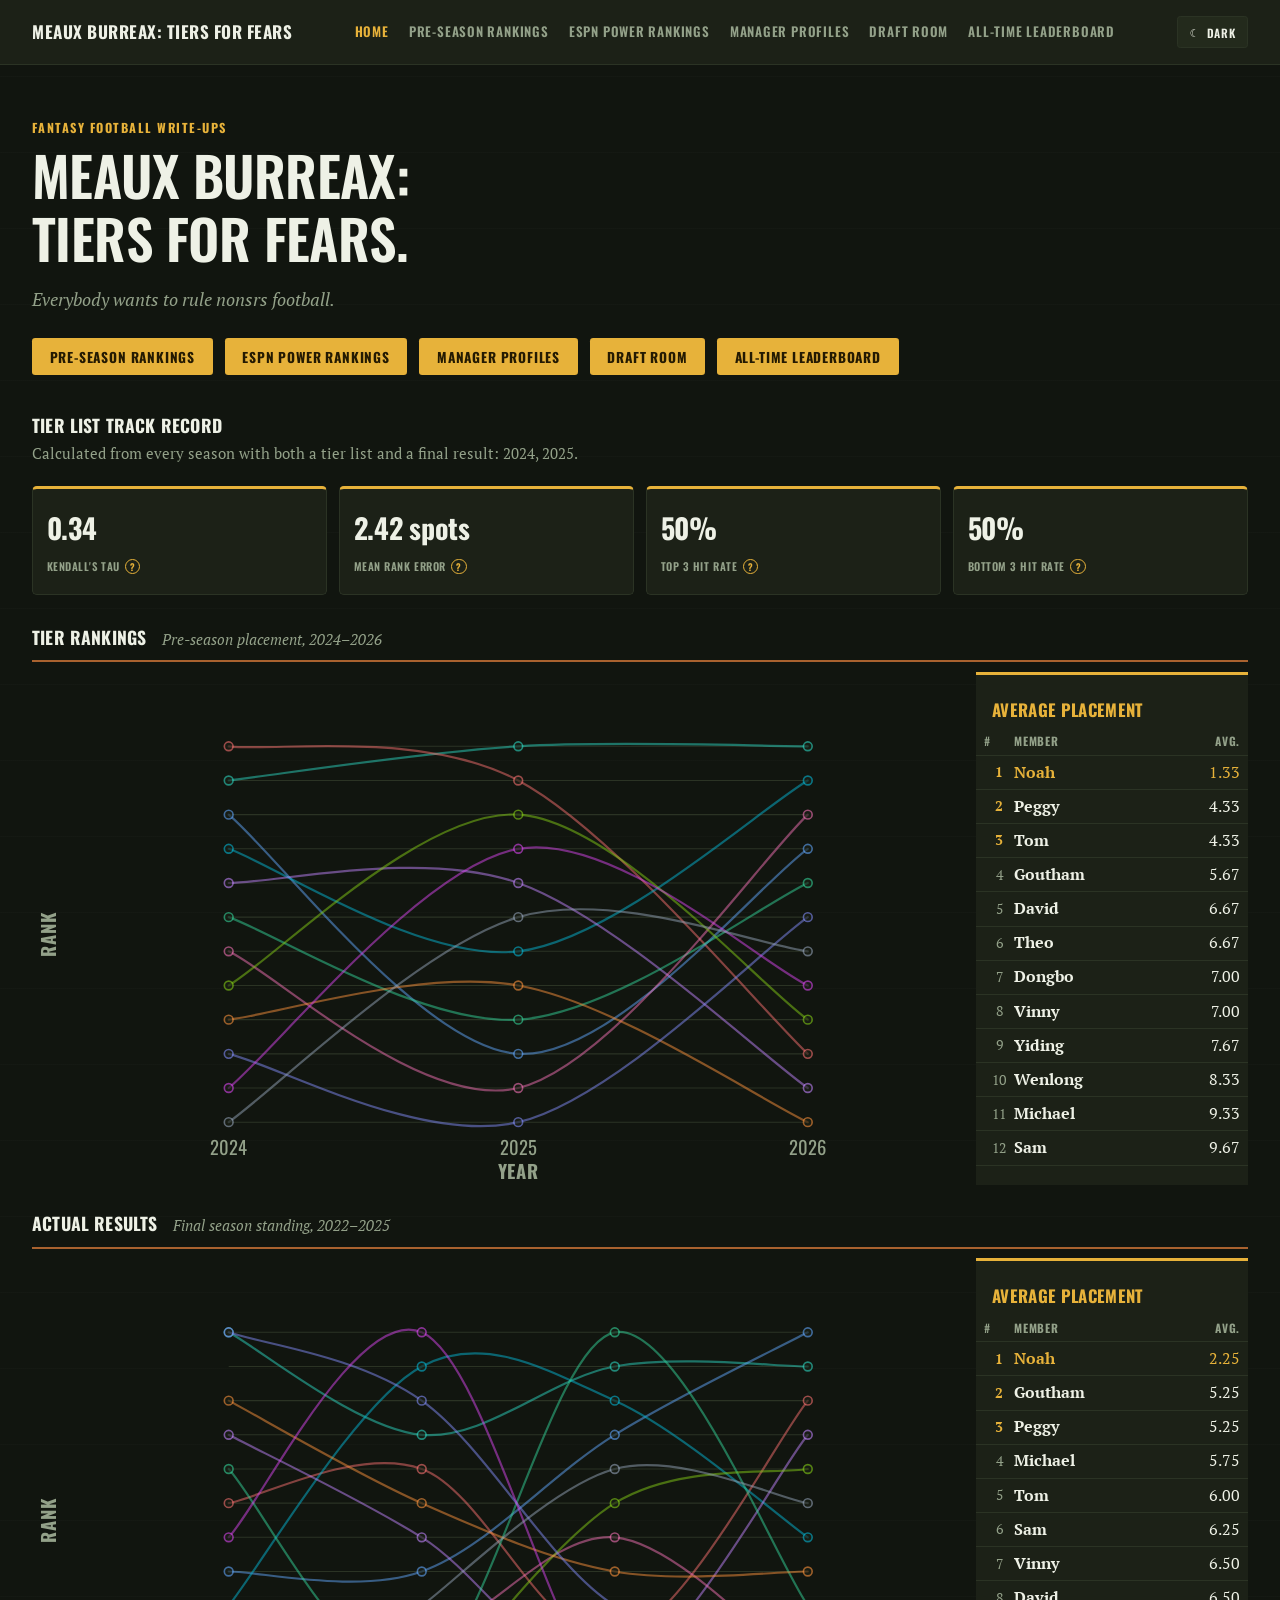
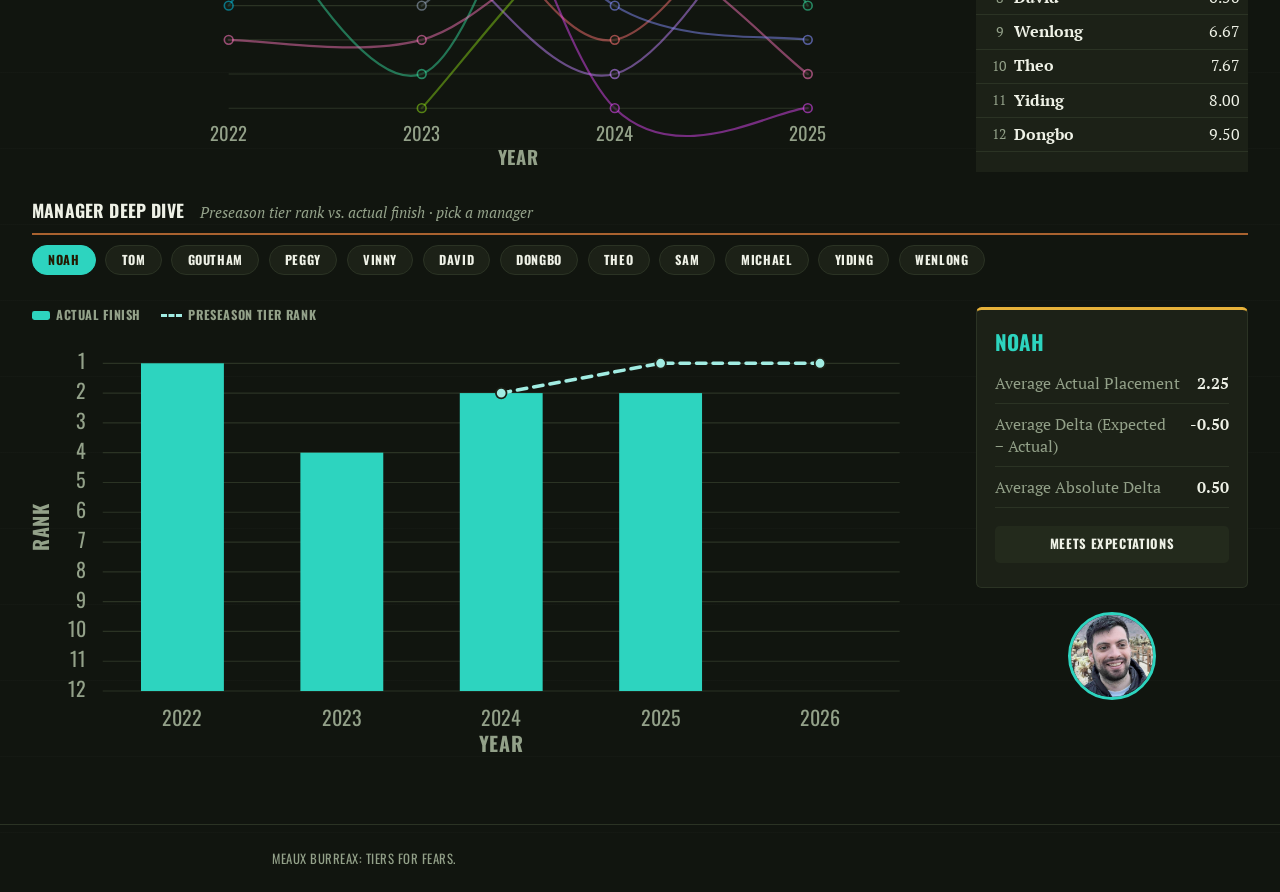
<file: index.html>
<!doctype html>
<html lang="en">
  <head>
    <script>
      (function () {
        try {
          var stored = localStorage.getItem('meaux-burreax-theme');
          document.documentElement.dataset.theme = stored === 'light' ? 'light' : 'dark';
        } catch (error) {
          document.documentElement.dataset.theme = 'dark';
        }
      })();
    </script>
    <meta charset="utf-8">
    <meta name="viewport" content="width=device-width, initial-scale=1">
    <meta name="description" content="Fantasy football pre-season tiers and write-ups for Meaux Burreax.">
    <title>Meaux Burreax: Tiers for Fears</title>
    <link rel="preconnect" href="https://fonts.googleapis.com">
    <link rel="preconnect" href="https://fonts.gstatic.com" crossorigin>
    <link href="https://fonts.googleapis.com/css2?family=Oswald:wght@500;600;700&family=PT+Serif:ital,wght@0,400;0,700;1,400&display=swap" rel="stylesheet">
    <link rel="stylesheet" href="assets/site.css">
    <link rel="icon" type="image/png" href="assets/images/favicon.png">
    <script src="assets/site.js" defer></script>
  </head>
  <body class="home">
    <a class="skip-link" href="#main-content">Skip to content</a>
    <header class="site-header">
      <div class="site-header__inner">
        <a class="site-name" href="index.html">Meaux Burreax: Tiers for Fears</a>
        <nav aria-label="Primary navigation">
          <ul class="site-nav">
            <li><a aria-current="page" href="index.html">Home</a></li>
            <li><a href="pages/index.html">Pre-Season Rankings</a></li>
            <li><a href="pages/power-rankings.html">ESPN Power Rankings</a></li>
            <li><a href="pages/profiles.html">Manager Profiles</a></li>
            <li><a href="pages/draftroom.html">Draft Room</a></li>
            <li><a href="pages/leaderboard.html">All-Time Leaderboard</a></li>
          </ul>
        </nav><button type="button" class="theme-toggle" data-theme-toggle aria-pressed="false"><span class="theme-toggle__icon" aria-hidden="true">☾</span><span class="theme-toggle__label">Dark</span></button>
      </div>
    </header>
    <main id="main-content">
      <section class="hero content-wrap">
        <p class="eyebrow">Fantasy football write-ups</p>
        <h1>Meaux Burreax:<br>Tiers for Fears.</h1>
        <p class="lede">Everybody wants to rule nonsrs football.</p>
        <div class="hero-actions">
          <a class="button" href="pages/index.html">Pre-Season Rankings</a>
          <a class="button" href="pages/power-rankings.html">ESPN Power Rankings</a>
          <a class="button" href="pages/profiles.html">Manager Profiles</a>
          <a class="button" href="pages/draftroom.html">Draft Room</a>
          <a class="button" href="pages/leaderboard.html">All-Time Leaderboard</a>
        </div>
      </section>
      <section class="kpi-section content-wrap" aria-labelledby="kpi-title">
        <h2 class="chart-title" id="kpi-title">Tier List Track Record</h2>
        <p class="kpi-caption" id="kpi-caption">Loading&hellip;</p>
        <div
          id="kpi-row"
          class="kpi-row"
          data-tier-src="assets/data/tier-rankings.csv"
          data-results-src="assets/data/season-results.csv"
          aria-live="polite"
        ></div>
      </section>
      <section class="charts-stack" aria-label="Rankings history">
        <div class="chart-block">
          <div class="chart-block__head">
            <h2 class="chart-title" id="ranking-history-title">Tier Rankings</h2>
            <p class="chart-subtitle">Pre-season placement, 2024&ndash;2026</p>
          </div>
          <div class="ranking-layout">
            <div
              id="ranking-chart"
              class="ranking-chart"
              data-src="assets/data/tier-rankings.csv"
              data-title="Meaux Burreax pre-season tier rankings from 2024 to 2026"
              data-description="Line chart showing each manager's pre-season tier rank, where 1 is the highest position, across the 2024, 2025, and 2026 pre-season tier lists."
              aria-live="polite"
              aria-labelledby="ranking-history-title"
            ></div>
            <section class="ranking-average" aria-labelledby="ranking-average-title">
              <h3 id="ranking-average-title">Average placement</h3>
              <div id="ranking-average-table"></div>
            </section>
          </div>
        </div>
        <div class="chart-block">
          <div class="chart-block__head">
            <h2 class="chart-title" id="results-history-title">Actual Results</h2>
            <p class="chart-subtitle">Final season standing, 2022&ndash;2025</p>
          </div>
          <div class="ranking-layout">
            <div
              id="results-chart"
              class="ranking-chart"
              data-src="assets/data/season-results.csv"
              data-title="Meaux Burreax actual season results from 2022 to 2025"
              data-description="Line chart showing each manager's actual final season standing, where 1 is the highest position, across the 2022, 2023, 2024, and 2025 seasons."
              aria-live="polite"
              aria-labelledby="results-history-title"
            ></div>
            <section class="ranking-average" aria-labelledby="results-average-title">
              <h3 id="results-average-title">Average placement</h3>
              <div id="results-average-table"></div>
            </section>
          </div>
        </div>
        <div class="chart-block member-explorer">
          <div class="chart-block__head">
            <h2 class="chart-title" id="member-history-title">Manager Deep Dive</h2>
            <p class="chart-subtitle">Preseason tier rank vs. actual finish &middot; pick a manager</p>
          </div>
          <div
            id="member-buttons"
            class="member-buttons"
            role="group"
            aria-label="Choose a manager to inspect"
            data-tier-src="assets/data/tier-rankings.csv"
            data-results-src="assets/data/season-results.csv"
          ></div>
          <div class="ranking-layout member-layout">
            <div id="member-chart" class="ranking-chart member-chart" aria-live="polite"></div>
            <div class="member-side">
              <section class="member-panel" id="member-metrics" aria-live="polite" aria-label="Selected manager's metrics"></section>
              <div id="member-profile" class="member-profile" aria-hidden="true"></div>
            </div>
          </div>
        </div>
      </section>
    </main>
    <footer class="site-footer"><div class="content-wrap"><p>Meaux Burreax: Tiers for Fears.</p></div></footer>
  </body>
</html>
</file>
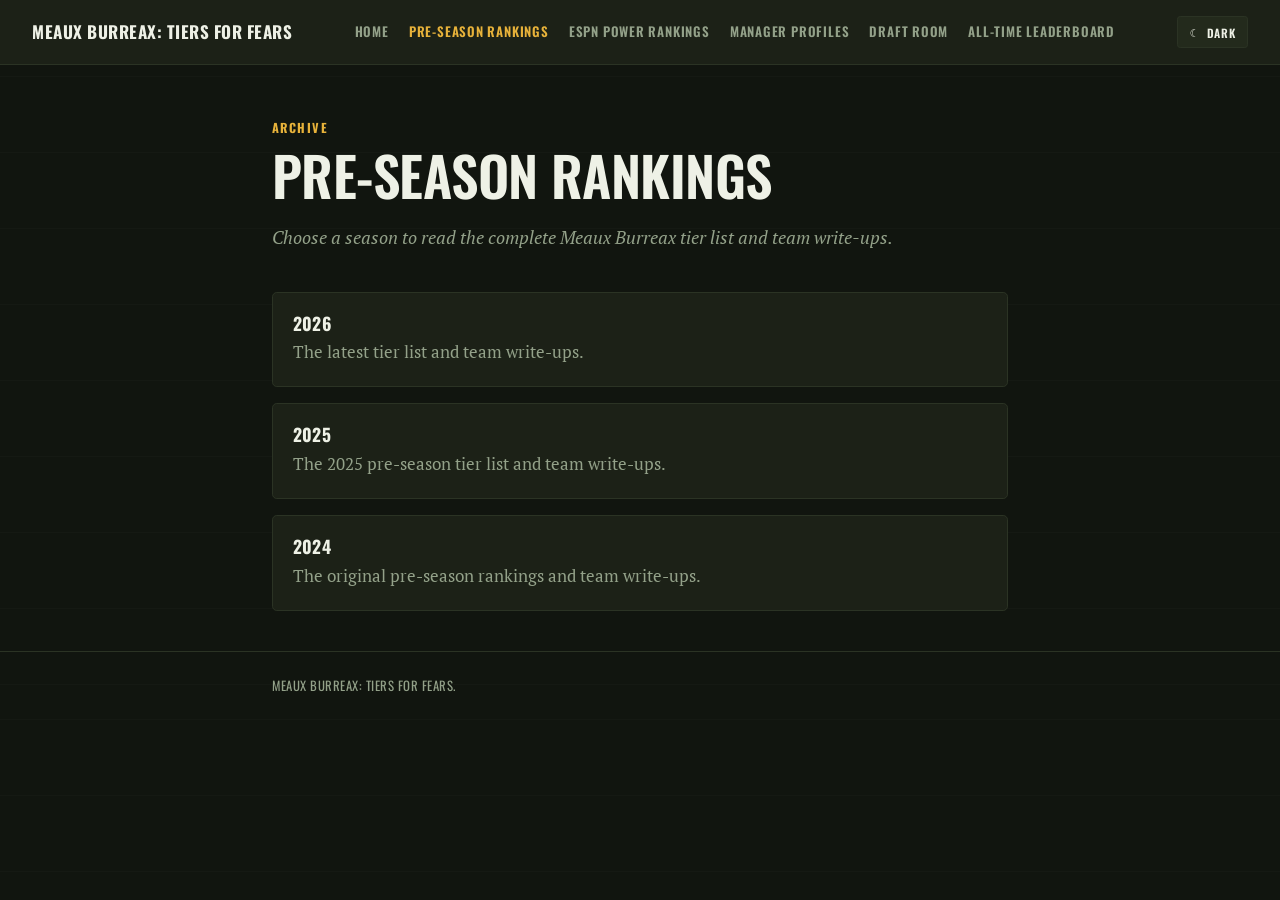
<file: pages/index.html>
<!doctype html>
<html lang="en">
  <head>
    <script>
      (function () {
        try {
          var stored = localStorage.getItem('meaux-burreax-theme');
          document.documentElement.dataset.theme = stored === 'light' ? 'light' : 'dark';
        } catch (error) {
          document.documentElement.dataset.theme = 'dark';
        }
      })();
    </script>
    <meta charset="utf-8">
    <meta name="viewport" content="width=device-width, initial-scale=1">
    <meta name="description" content="Browse Meaux Burreax pre-season fantasy football rankings by year.">
    <title>Pre-Season Rankings · Meaux Burreax: Tiers for Fears</title>
    <link rel="preconnect" href="https://fonts.googleapis.com">
    <link rel="preconnect" href="https://fonts.gstatic.com" crossorigin>
    <link href="https://fonts.googleapis.com/css2?family=Oswald:wght@500;600;700&family=PT+Serif:ital,wght@0,400;0,700;1,400&display=swap" rel="stylesheet">
    <link rel="stylesheet" href="../assets/site.css">
    <link rel="icon" type="image/png" href="../assets/images/favicon.png">
    <script src="../assets/site.js" defer></script>
  </head>
  <body>
    <a class="skip-link" href="#main-content">Skip to content</a>
    <header class="site-header">
      <div class="site-header__inner">
        <a class="site-name" href="../index.html">Meaux Burreax: Tiers for Fears</a>
        <nav aria-label="Primary navigation">
          <ul class="site-nav">
            <li><a href="../index.html">Home</a></li>
            <li><a aria-current="page" href="index.html">Pre-Season Rankings</a></li>
            <li><a href="power-rankings.html">ESPN Power Rankings</a></li>
            <li><a href="profiles.html">Manager Profiles</a></li>
            <li><a href="draftroom.html">Draft Room</a></li>
            <li><a href="leaderboard.html">All-Time Leaderboard</a></li>
          </ul>
        </nav><button type="button" class="theme-toggle" data-theme-toggle aria-pressed="false"><span class="theme-toggle__icon" aria-hidden="true">☾</span><span class="theme-toggle__label">Dark</span></button>
      </div>
    </header>
    <main id="main-content" class="content-wrap page-intro">
      <p class="eyebrow">Archive</p>
      <h1>Pre-Season Rankings</h1>
      <p class="lede">Choose a season to read the complete Meaux Burreax tier list and team write-ups.</p>
      <div id="library-list" class="library-list" aria-live="polite"></div>
    </main>
    <footer class="site-footer"><div class="content-wrap"><p>Meaux Burreax: Tiers for Fears.</p></div></footer>
  </body>
</html>
</file>
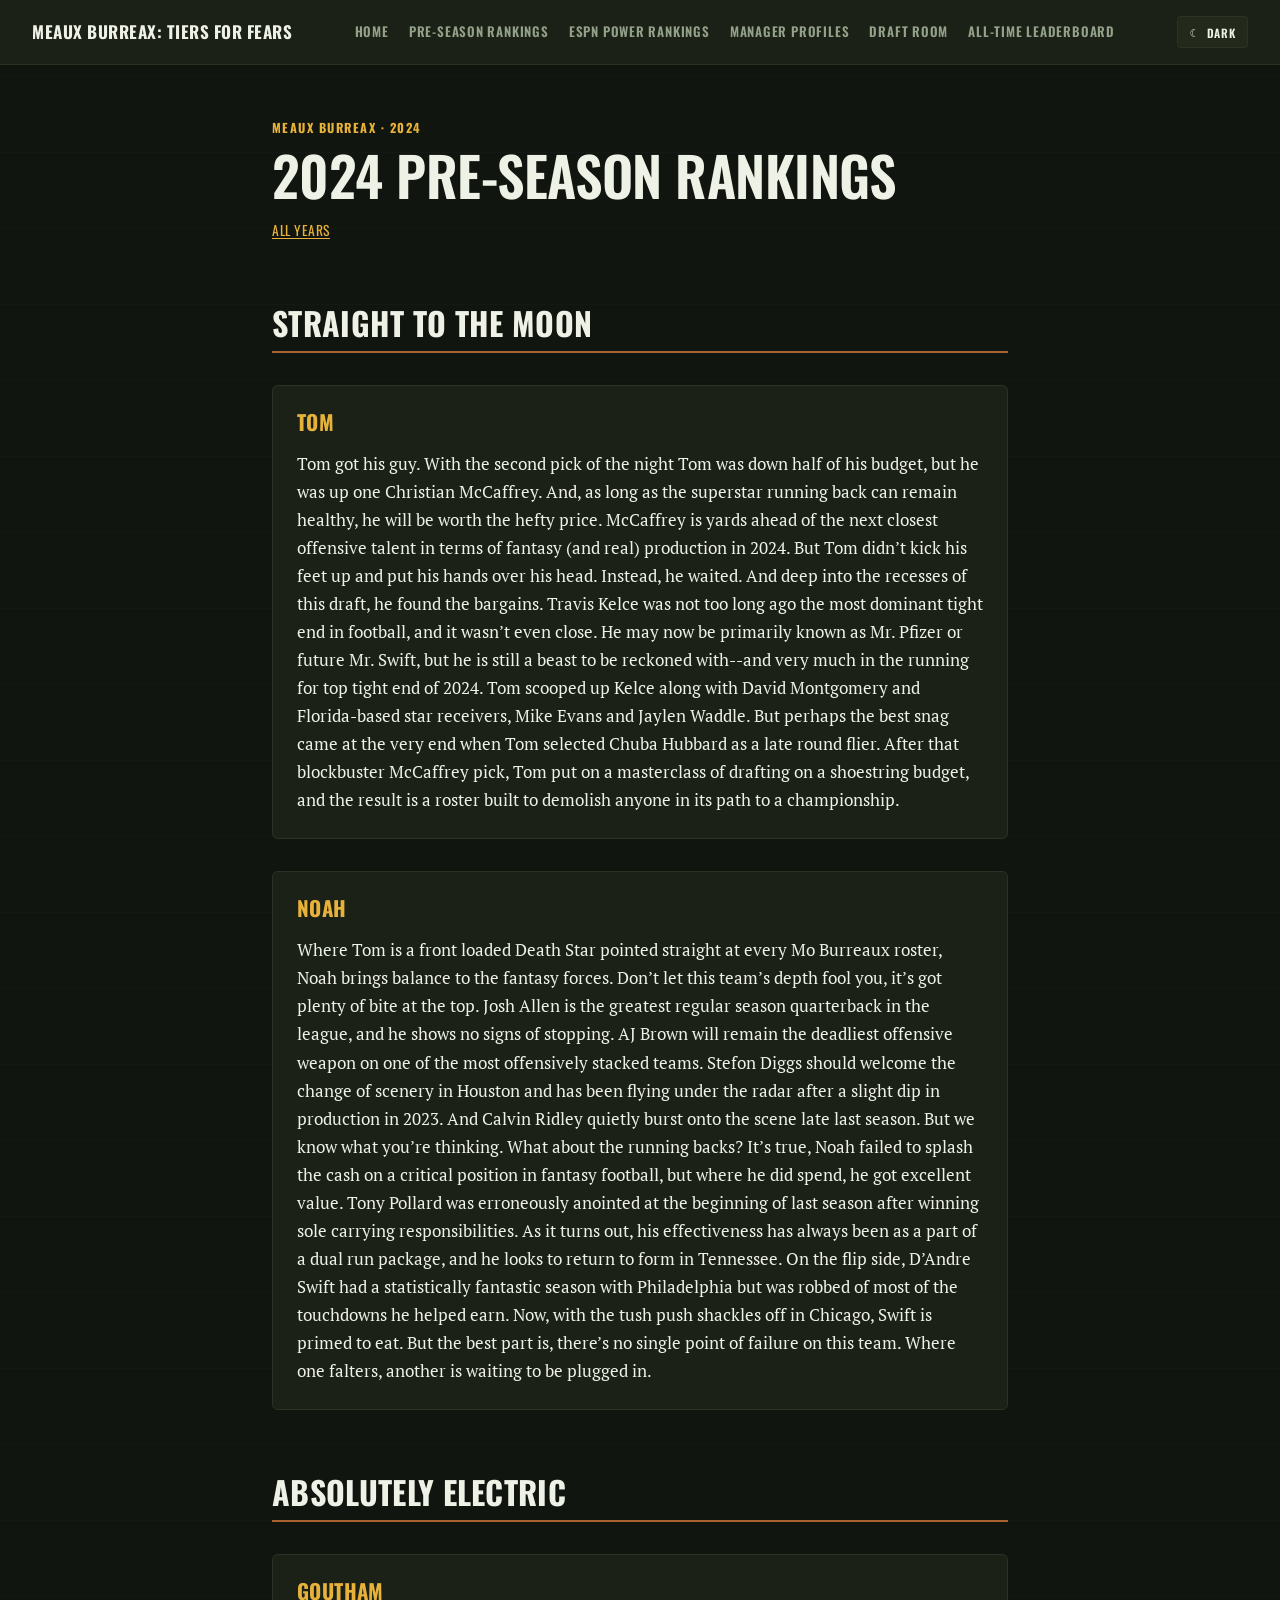
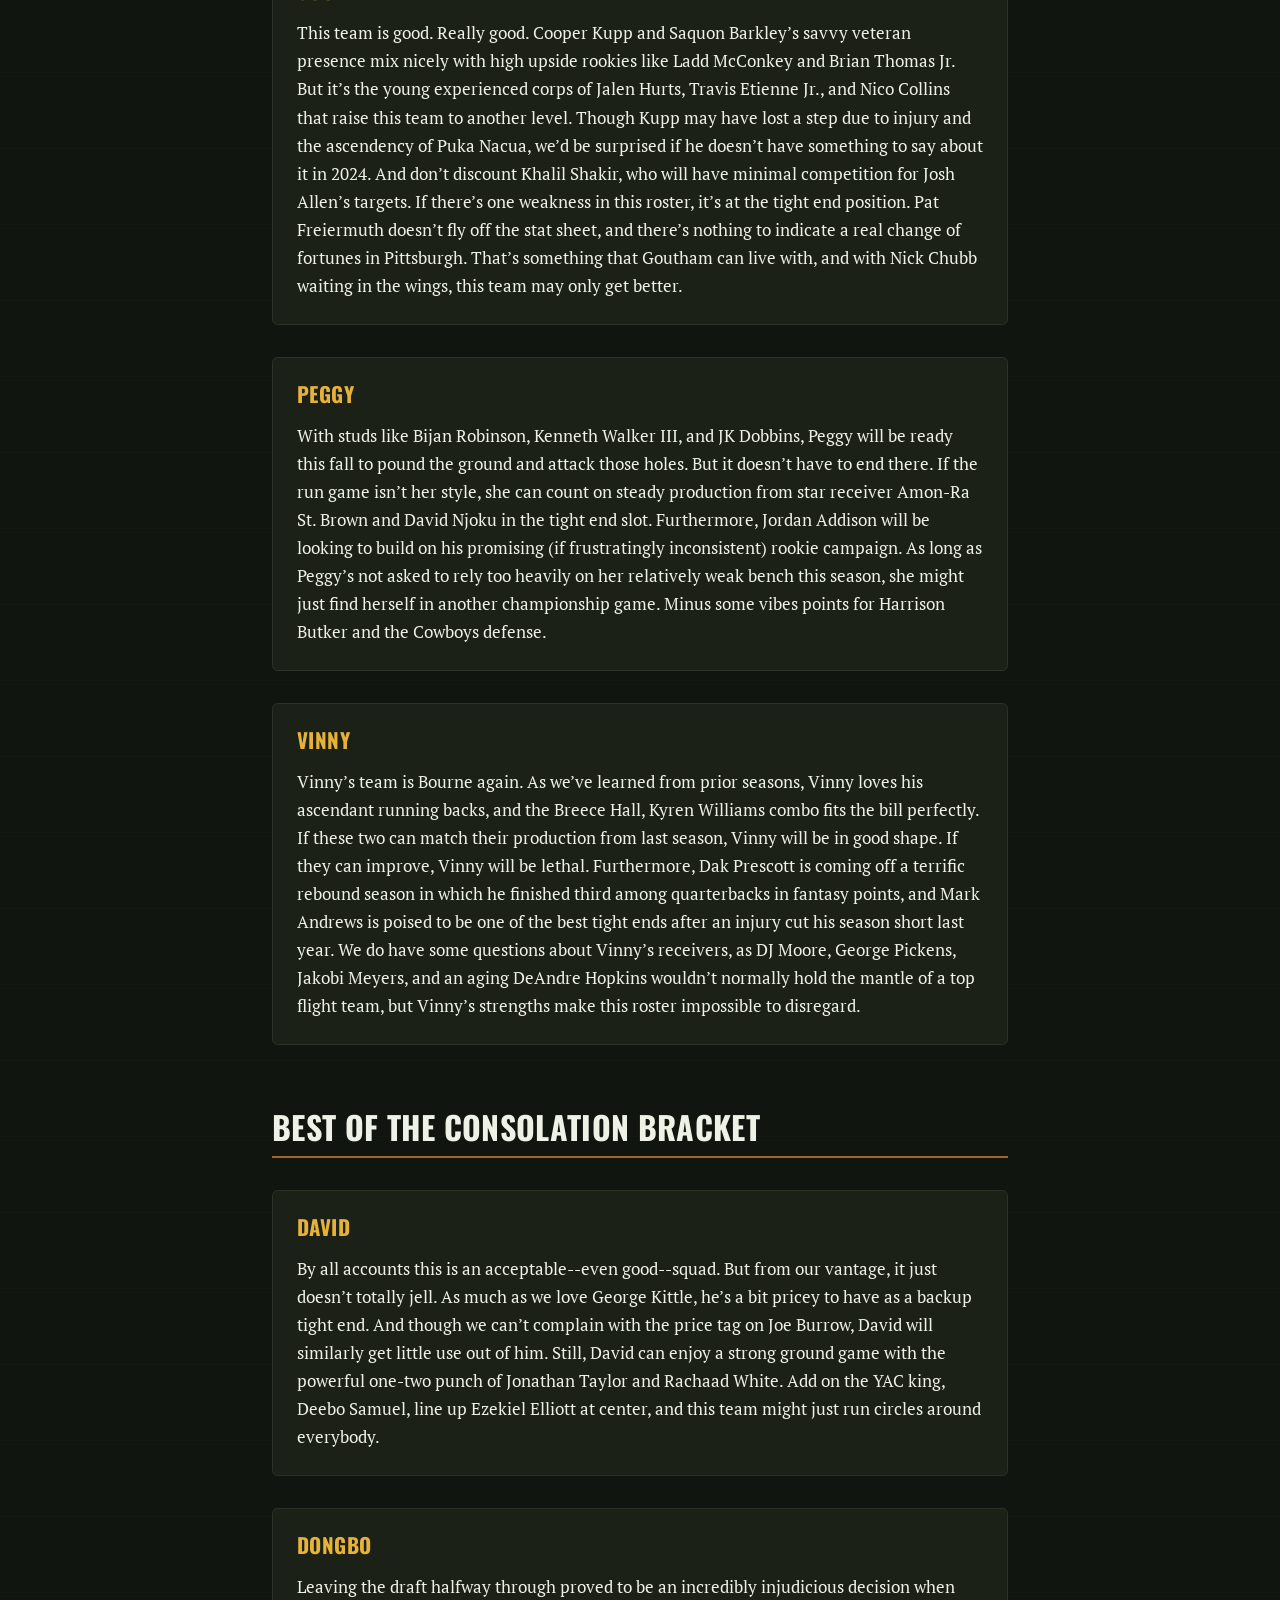
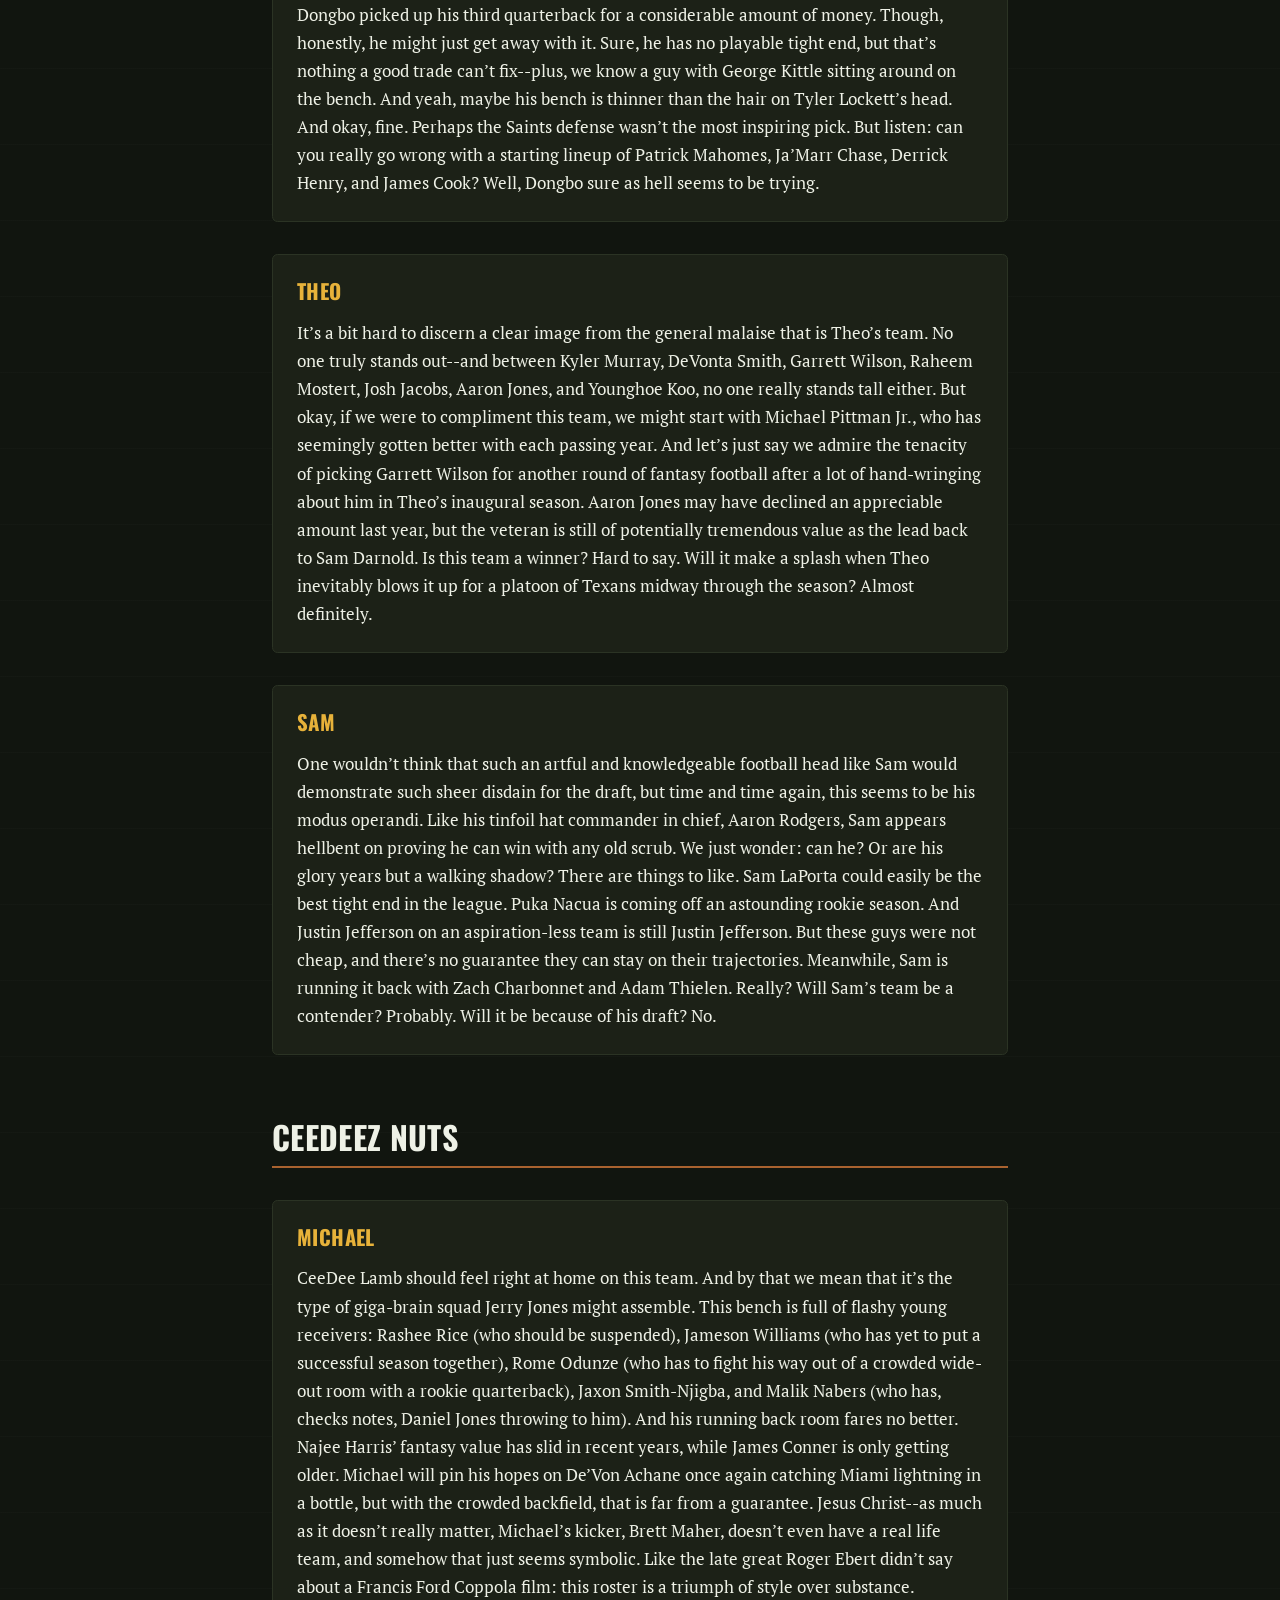
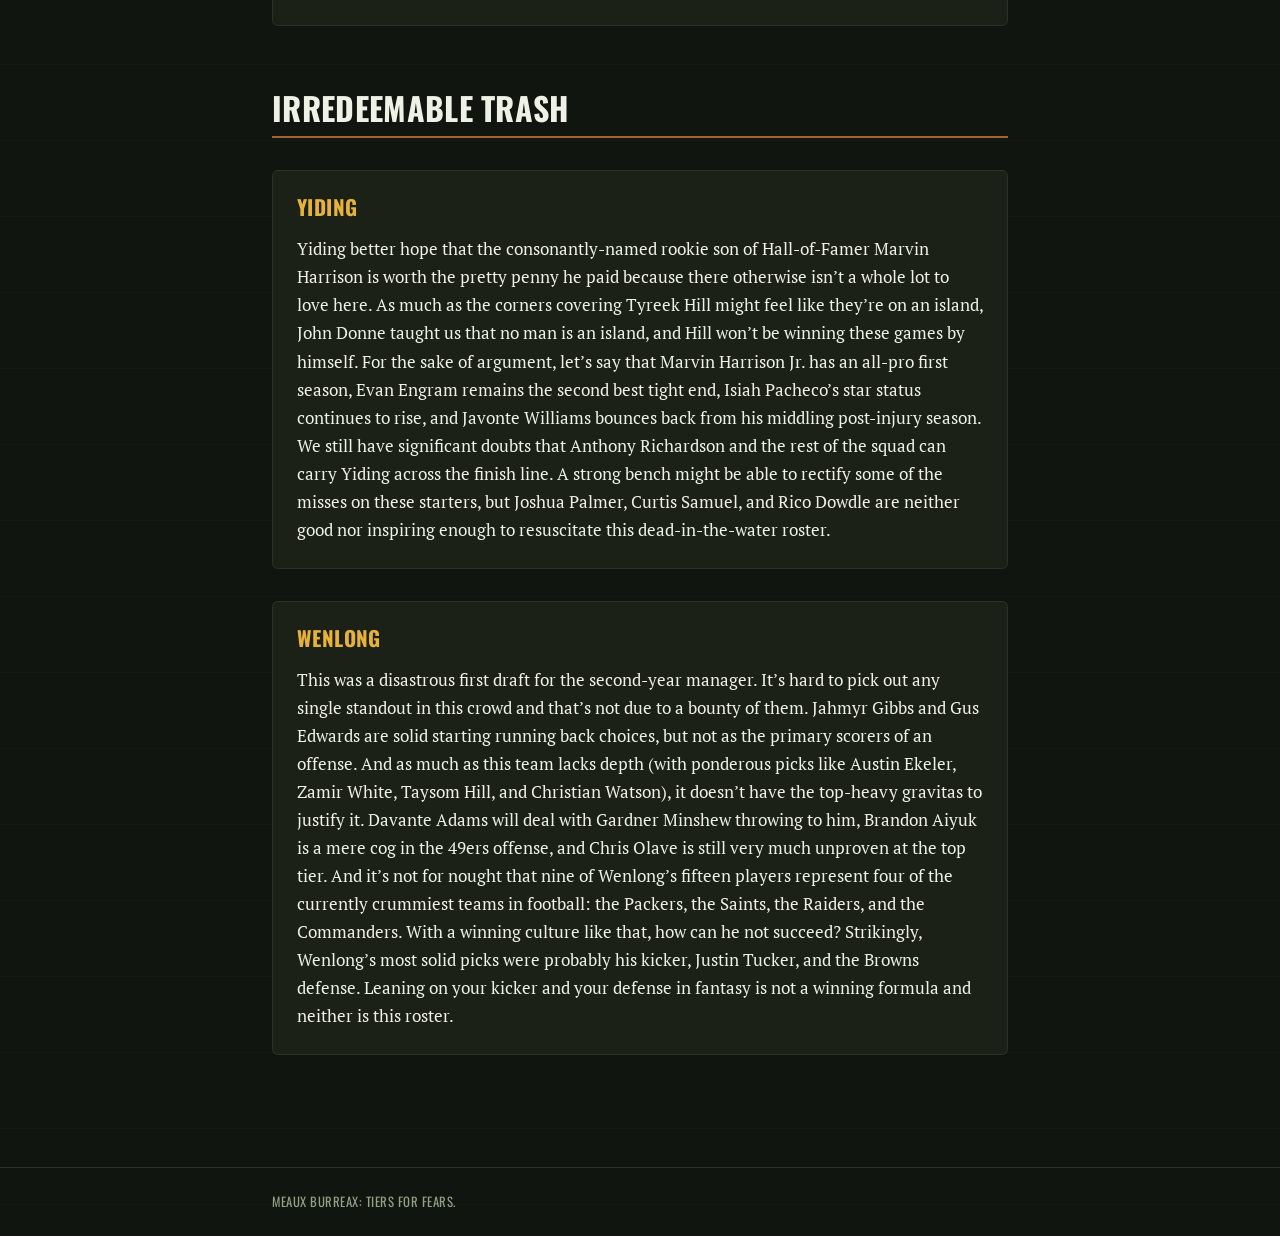
<file: pages/2024.html>
<!doctype html>
<html lang="en">
  <head>
    <script>
      (function () {
        try {
          var stored = localStorage.getItem('meaux-burreax-theme');
          document.documentElement.dataset.theme = stored === 'light' ? 'light' : 'dark';
        } catch (error) {
          document.documentElement.dataset.theme = 'dark';
        }
      })();
    </script>
    <meta charset="utf-8">
    <meta name="viewport" content="width=device-width, initial-scale=1">
    <meta name="description" content="2024 Meaux Burreax fantasy football pre-season rankings.">
    <title>2024 Pre-Season Rankings · Meaux Burreax: Tiers for Fears</title>
    <link rel="preconnect" href="https://fonts.googleapis.com">
    <link rel="preconnect" href="https://fonts.gstatic.com" crossorigin>
    <link href="https://fonts.googleapis.com/css2?family=Oswald:wght@500;600;700&family=PT+Serif:ital,wght@0,400;0,700;1,400&display=swap" rel="stylesheet">
    <link rel="stylesheet" href="../assets/site.css">
    <link rel="icon" type="image/png" href="../assets/images/favicon.png">
    <script src="../assets/site.js" defer></script>
  </head>
  <body>
    <a class="skip-link" href="#main-content">Skip to content</a>
    <header class="site-header"><div class="site-header__inner"><a class="site-name" href="../index.html">Meaux Burreax: Tiers for Fears</a><nav aria-label="Primary navigation"><ul class="site-nav"><li><a href="../index.html">Home</a></li><li><a href="index.html">Pre-Season Rankings</a></li><li><a href="power-rankings.html">ESPN Power Rankings</a></li><li><a href="profiles.html">Manager Profiles</a></li><li><a href="draftroom.html">Draft Room</a></li><li><a href="leaderboard.html">All-Time Leaderboard</a></li></ul></nav><button type="button" class="theme-toggle" data-theme-toggle aria-pressed="false"><span class="theme-toggle__icon" aria-hidden="true">☾</span><span class="theme-toggle__label">Dark</span></button></div></header>
    <main id="main-content" class="content-wrap article rankings">
      <p class="eyebrow">Meaux Burreax · 2024</p>
      <h1>2024 Pre-Season Rankings</h1>
      <p class="article__meta"><a href="index.html">All years</a></p>
      <section class="tier"><h2>Straight to the Moon</h2><article class="manager"><h3>Tom</h3><p>Tom got his guy. With the second pick of the night Tom was down half of his budget, but he was up one Christian McCaffrey. And, as long as the superstar running back can remain healthy, he will be worth the hefty price. McCaffrey is yards ahead of the next closest offensive talent in terms of fantasy (and real) production in 2024. But Tom didn’t kick his feet up and put his hands over his head. Instead, he waited. And deep into the recesses of this draft, he found the bargains. Travis Kelce was not too long ago the most dominant tight end in football, and it wasn’t even close. He may now be primarily known as Mr. Pfizer or future Mr. Swift, but he is still a beast to be reckoned with--and very much in the running for top tight end of 2024. Tom scooped up Kelce along with David Montgomery and Florida-based star receivers, Mike Evans and Jaylen Waddle. But perhaps the best snag came at the very end when Tom selected Chuba Hubbard as a late round flier. After that blockbuster McCaffrey pick, Tom put on a masterclass of drafting on a shoestring budget, and the result is a roster built to demolish anyone in its path to a championship.</p></article><article class="manager"><h3>Noah</h3><p>Where Tom is a front loaded Death Star pointed straight at every Mo Burreaux roster, Noah brings balance to the fantasy forces. Don’t let this team’s depth fool you, it’s got plenty of bite at the top. Josh Allen is the greatest regular season quarterback in the league, and he shows no signs of stopping. AJ Brown will remain the deadliest offensive weapon on one of the most offensively stacked teams. Stefon Diggs should welcome the change of scenery in Houston and has been flying under the radar after a slight dip in production in 2023. And Calvin Ridley quietly burst onto the scene late last season. But we know what you’re thinking. What about the running backs? It’s true, Noah failed to splash the cash on a critical position in fantasy football, but where he did spend, he got excellent value. Tony Pollard was erroneously anointed at the beginning of last season after winning sole carrying responsibilities. As it turns out, his effectiveness has always been as a part of a dual run package, and he looks to return to form in Tennessee. On the flip side, D’Andre Swift had a statistically fantastic season with Philadelphia but was robbed of most of the touchdowns he helped earn. Now, with the tush push shackles off in Chicago, Swift is primed to eat. But the best part is, there’s no single point of failure on this team. Where one falters, another is waiting to be plugged in.</p></article></section><section class="tier"><h2>Absolutely Electric</h2><article class="manager"><h3>Goutham</h3><p>This team is good. Really good. Cooper Kupp and Saquon Barkley’s savvy veteran presence mix nicely with high upside rookies like Ladd McConkey and Brian Thomas Jr. But it’s the young experienced corps of Jalen Hurts, Travis Etienne Jr., and Nico Collins that raise this team to another level. Though Kupp may have lost a step due to injury and the ascendency of Puka Nacua, we’d be surprised if he doesn’t have something to say about it in 2024. And don’t discount Khalil Shakir, who will have minimal competition for Josh Allen’s targets. If there’s one weakness in this roster, it’s at the tight end position. Pat Freiermuth doesn’t fly off the stat sheet, and there’s nothing to indicate a real change of fortunes in Pittsburgh. That’s something that Goutham can live with, and with Nick Chubb waiting in the wings, this team may only get better.</p></article><article class="manager"><h3>Peggy</h3><p>With studs like Bijan Robinson, Kenneth Walker III, and JK Dobbins, Peggy will be ready this fall to pound the ground and attack those holes. But it doesn’t have to end there. If the run game isn’t her style, she can count on steady production from star receiver Amon-Ra St. Brown and David Njoku in the tight end slot. Furthermore, Jordan Addison will be looking to build on his promising (if frustratingly inconsistent) rookie campaign. As long as Peggy’s not asked to rely too heavily on her relatively weak bench this season, she might just find herself in another championship game. Minus some vibes points for Harrison Butker and the Cowboys defense.</p></article><article class="manager"><h3>Vinny</h3><p>Vinny’s team is Bourne again. As we’ve learned from prior seasons, Vinny loves his ascendant running backs, and the Breece Hall, Kyren Williams combo fits the bill perfectly. If these two can match their production from last season, Vinny will be in good shape. If they can improve, Vinny will be lethal. Furthermore, Dak Prescott is coming off a terrific rebound season in which he finished third among quarterbacks in fantasy points, and Mark Andrews is poised to be one of the best tight ends after an injury cut his season short last year. We do have some questions about Vinny’s receivers, as DJ Moore, George Pickens, Jakobi Meyers, and an aging DeAndre Hopkins wouldn’t normally hold the mantle of a top flight team, but Vinny’s strengths make this roster impossible to disregard.</p></article></section><section class="tier"><h2>Best of the Consolation Bracket</h2><article class="manager"><h3>David</h3><p>By all accounts this is an acceptable--even good--squad. But from our vantage, it just doesn’t totally jell. As much as we love George Kittle, he’s a bit pricey to have as a backup tight end. And though we can’t complain with the price tag on Joe Burrow, David will similarly get little use out of him. Still, David can enjoy a strong ground game with the powerful one-two punch of Jonathan Taylor and Rachaad White. Add on the YAC king, Deebo Samuel, line up Ezekiel Elliott at center, and this team might just run circles around everybody.</p></article><article class="manager"><h3>Dongbo</h3><p>Leaving the draft halfway through proved to be an incredibly injudicious decision when Dongbo picked up his third quarterback for a considerable amount of money. Though, honestly, he might just get away with it. Sure, he has no playable tight end, but that’s nothing a good trade can’t fix--plus, we know a guy with George Kittle sitting around on the bench. And yeah, maybe his bench is thinner than the hair on Tyler Lockett’s head. And okay, fine. Perhaps the Saints defense wasn’t the most inspiring pick. But listen: can you really go wrong with a starting lineup of Patrick Mahomes, Ja’Marr Chase, Derrick Henry, and James Cook? Well, Dongbo sure as hell seems to be trying.</p></article><article class="manager"><h3>Theo</h3><p>It’s a bit hard to discern a clear image from the general malaise that is Theo’s team. No one truly stands out--and between Kyler Murray, DeVonta Smith, Garrett Wilson, Raheem Mostert, Josh Jacobs, Aaron Jones, and Younghoe Koo, no one really stands tall either. But okay, if we were to compliment this team, we might start with Michael Pittman Jr., who has seemingly gotten better with each passing year. And let’s just say we admire the tenacity of picking Garrett Wilson for another round of fantasy football after a lot of hand-wringing about him in Theo’s inaugural season. Aaron Jones may have declined an appreciable amount last year, but the veteran is still of potentially tremendous value as the lead back to Sam Darnold. Is this team a winner? Hard to say. Will it make a splash when Theo inevitably blows it up for a platoon of Texans midway through the season? Almost definitely.</p></article><article class="manager"><h3>Sam</h3><p>One wouldn’t think that such an artful and knowledgeable football head like Sam would demonstrate such sheer disdain for the draft, but time and time again, this seems to be his modus operandi. Like his tinfoil hat commander in chief, Aaron Rodgers, Sam appears hellbent on proving he can win with any old scrub. We just wonder: can he? Or are his glory years but a walking shadow? There are things to like. Sam LaPorta could easily be the best tight end in the league. Puka Nacua is coming off an astounding rookie season. And Justin Jefferson on an aspiration-less team is still Justin Jefferson. But these guys were not cheap, and there’s no guarantee they can stay on their trajectories. Meanwhile, Sam is running it back with Zach Charbonnet and Adam Thielen. Really? Will Sam’s team be a contender? Probably. Will it be because of his draft? No.</p></article></section><section class="tier"><h2>CeeDeez Nuts</h2><article class="manager"><h3>Michael</h3><p>CeeDee Lamb should feel right at home on this team. And by that we mean that it’s the type of giga-brain squad Jerry Jones might assemble. This bench is full of flashy young receivers: Rashee Rice (who should be suspended), Jameson Williams (who has yet to put a successful season together), Rome Odunze (who has to fight his way out of a crowded wide-out room with a rookie quarterback), Jaxon Smith-Njigba, and Malik Nabers (who has, checks notes, Daniel Jones throwing to him). And his running back room fares no better. Najee Harris’ fantasy value has slid in recent years, while James Conner is only getting older. Michael will pin his hopes on De’Von Achane once again catching Miami lightning in a bottle, but with the crowded backfield, that is far from a guarantee. Jesus Christ--as much as it doesn’t really matter, Michael’s kicker, Brett Maher, doesn’t even have a real life team, and somehow that just seems symbolic. Like the late great Roger Ebert didn’t say about a Francis Ford Coppola film: this roster is a triumph of style over substance.</p></article></section><section class="tier"><h2>IrreDeemable Trash</h2><article class="manager"><h3>Yiding</h3><p>Yiding better hope that the consonantly-named rookie son of Hall-of-Famer Marvin Harrison is worth the pretty penny he paid because there otherwise isn’t a whole lot to love here. As much as the corners covering Tyreek Hill might feel like they’re on an island, John Donne taught us that no man is an island, and Hill won’t be winning these games by himself. For the sake of argument, let’s say that Marvin Harrison Jr. has an all-pro first season, Evan Engram remains the second best tight end, Isiah Pacheco’s star status continues to rise, and Javonte Williams bounces back from his middling post-injury season. We still have significant doubts that Anthony Richardson and the rest of the squad can carry Yiding across the finish line. A strong bench might be able to rectify some of the misses on these starters, but Joshua Palmer, Curtis Samuel, and Rico Dowdle are neither good nor inspiring enough to resuscitate this dead-in-the-water roster.</p></article><article class="manager"><h3>Wenlong</h3><p>This was a disastrous first draft for the second-year manager. It’s hard to pick out any single standout in this crowd and that’s not due to a bounty of them. Jahmyr Gibbs and Gus Edwards are solid starting running back choices, but not as the primary scorers of an offense. And as much as this team lacks depth (with ponderous picks like Austin Ekeler, Zamir White, Taysom Hill, and Christian Watson), it doesn’t have the top-heavy gravitas to justify it. Davante Adams will deal with Gardner Minshew throwing to him, Brandon Aiyuk is a mere cog in the 49ers offense, and Chris Olave is still very much unproven at the top tier. And it’s not for nought that nine of Wenlong’s fifteen players represent four of the currently crummiest teams in football: the Packers, the Saints, the Raiders, and the Commanders. With a winning culture like that, how can he not succeed? Strikingly, Wenlong’s most solid picks were probably his kicker, Justin Tucker, and the Browns defense. Leaning on your kicker and your defense in fantasy is not a winning formula and neither is this roster.</p></article></section>
    </main>
    <footer class="site-footer"><div class="content-wrap"><p>Meaux Burreax: Tiers for Fears.</p></div></footer>
  </body>
</html>
</file>
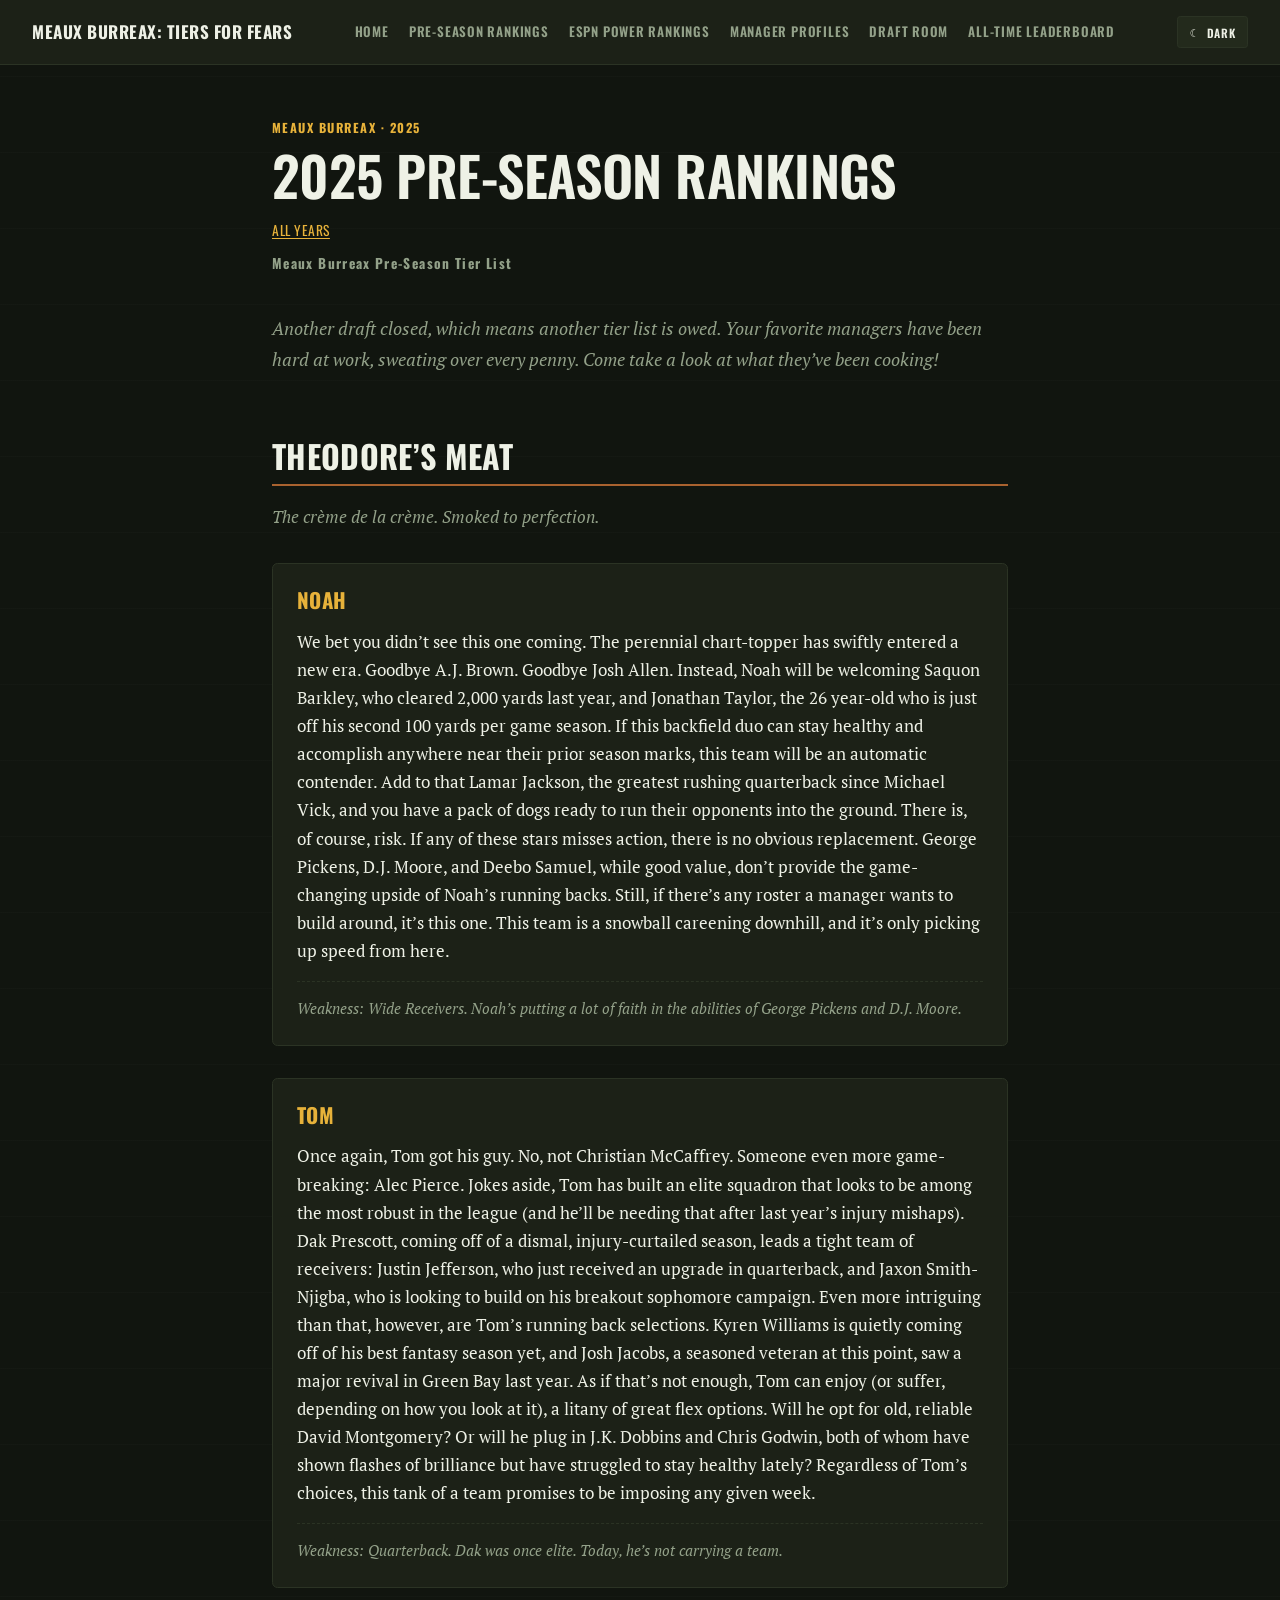
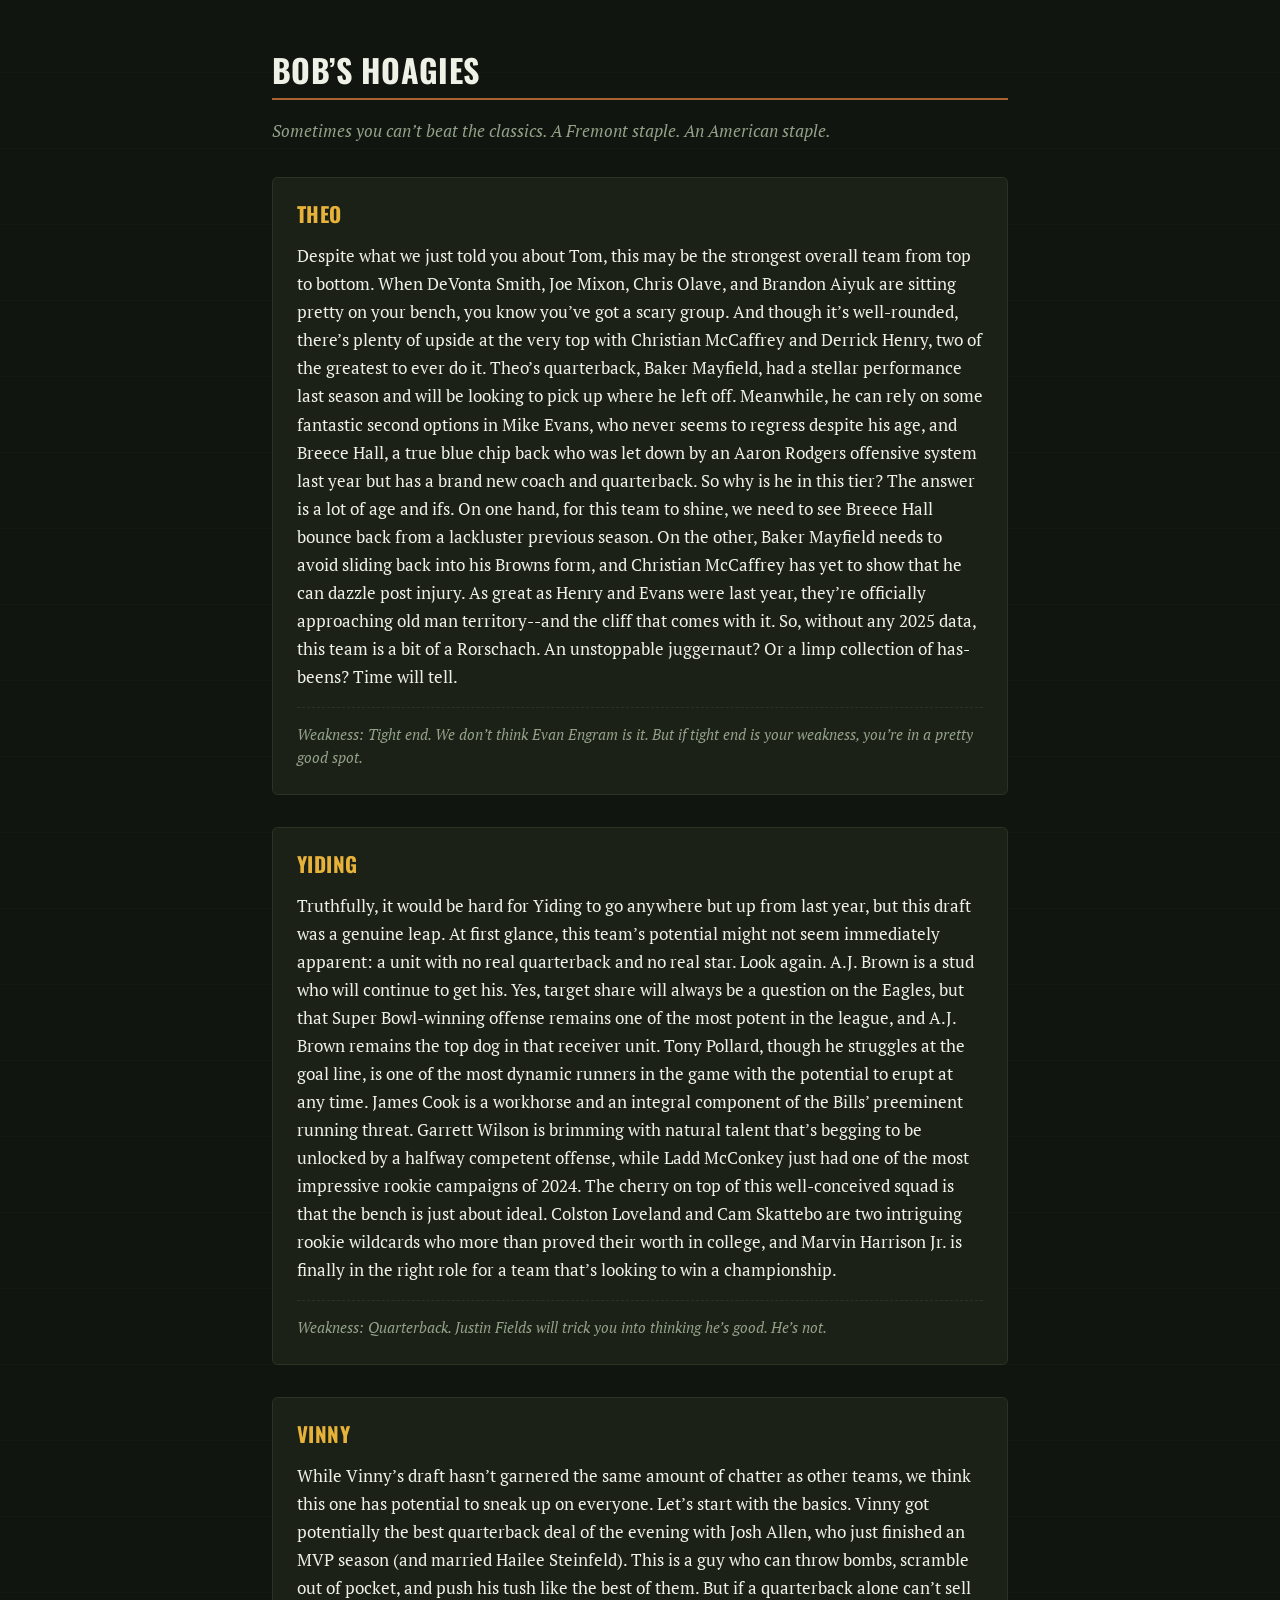
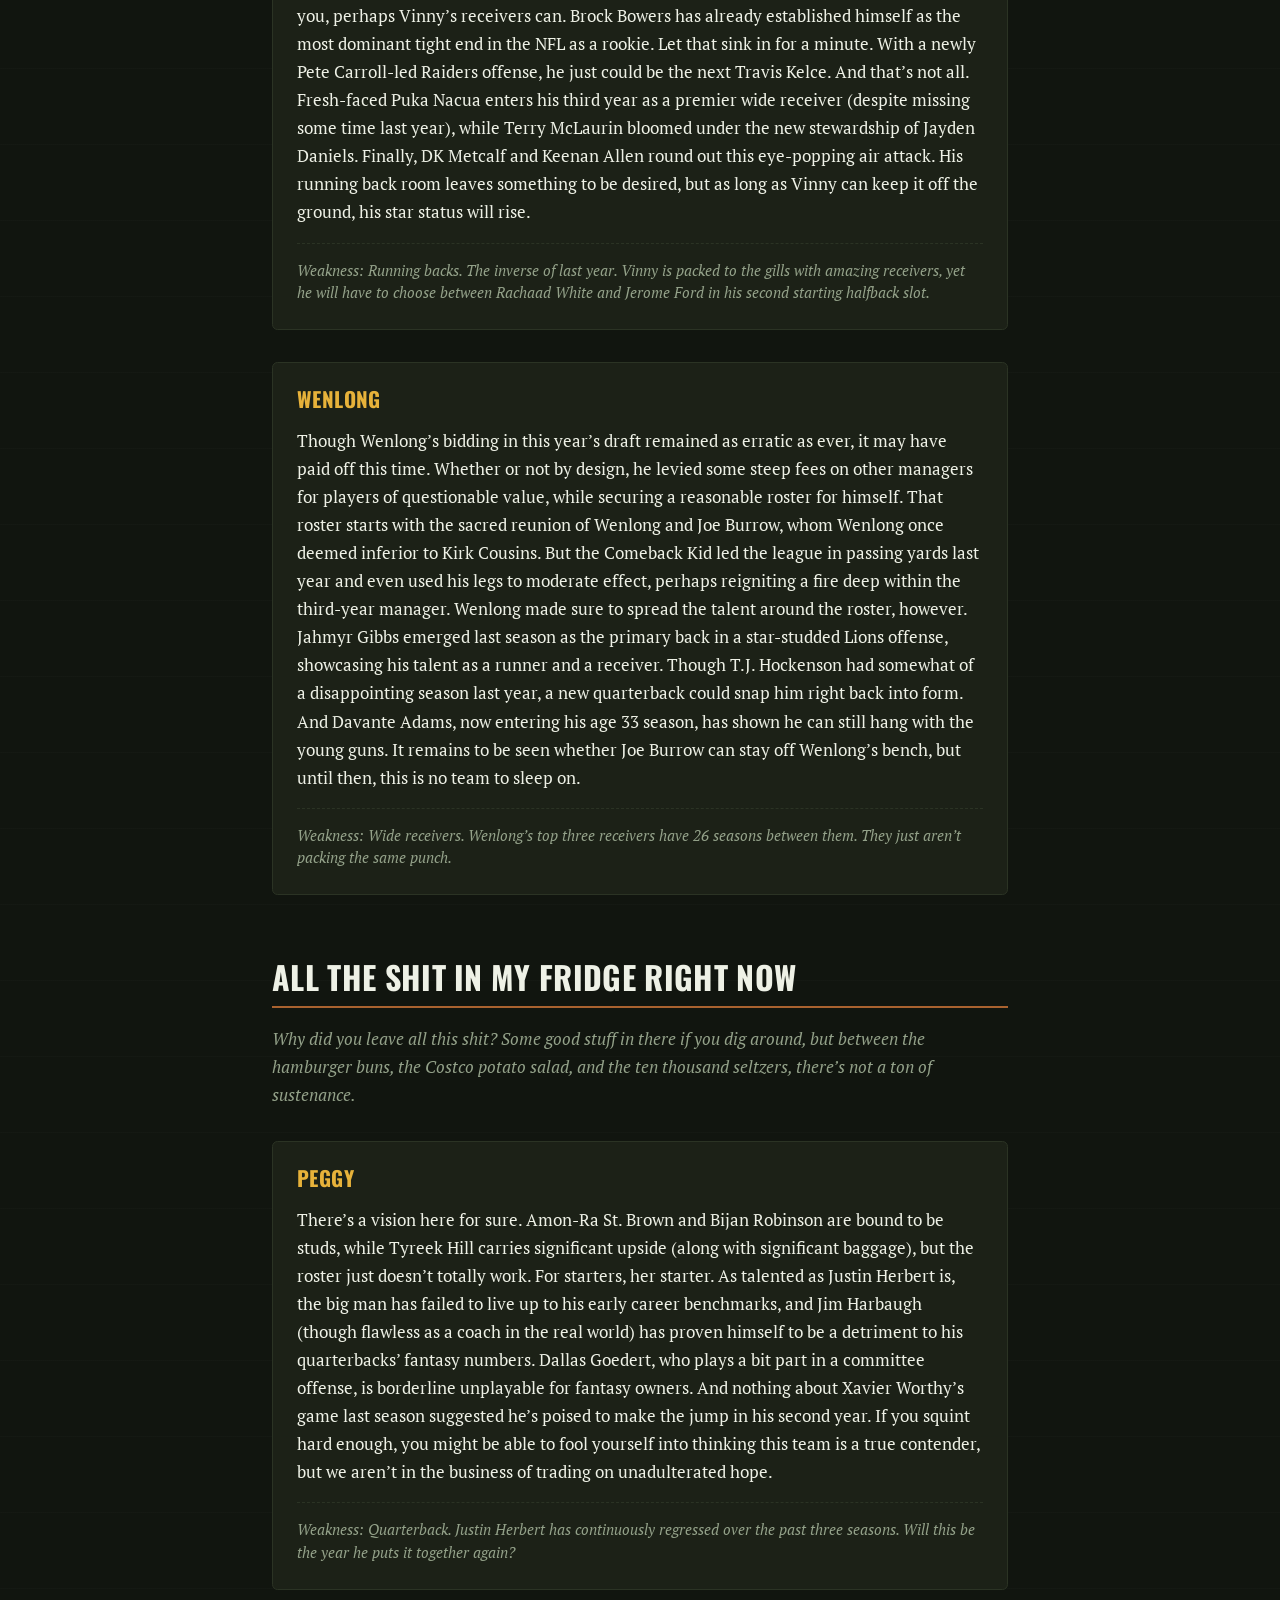
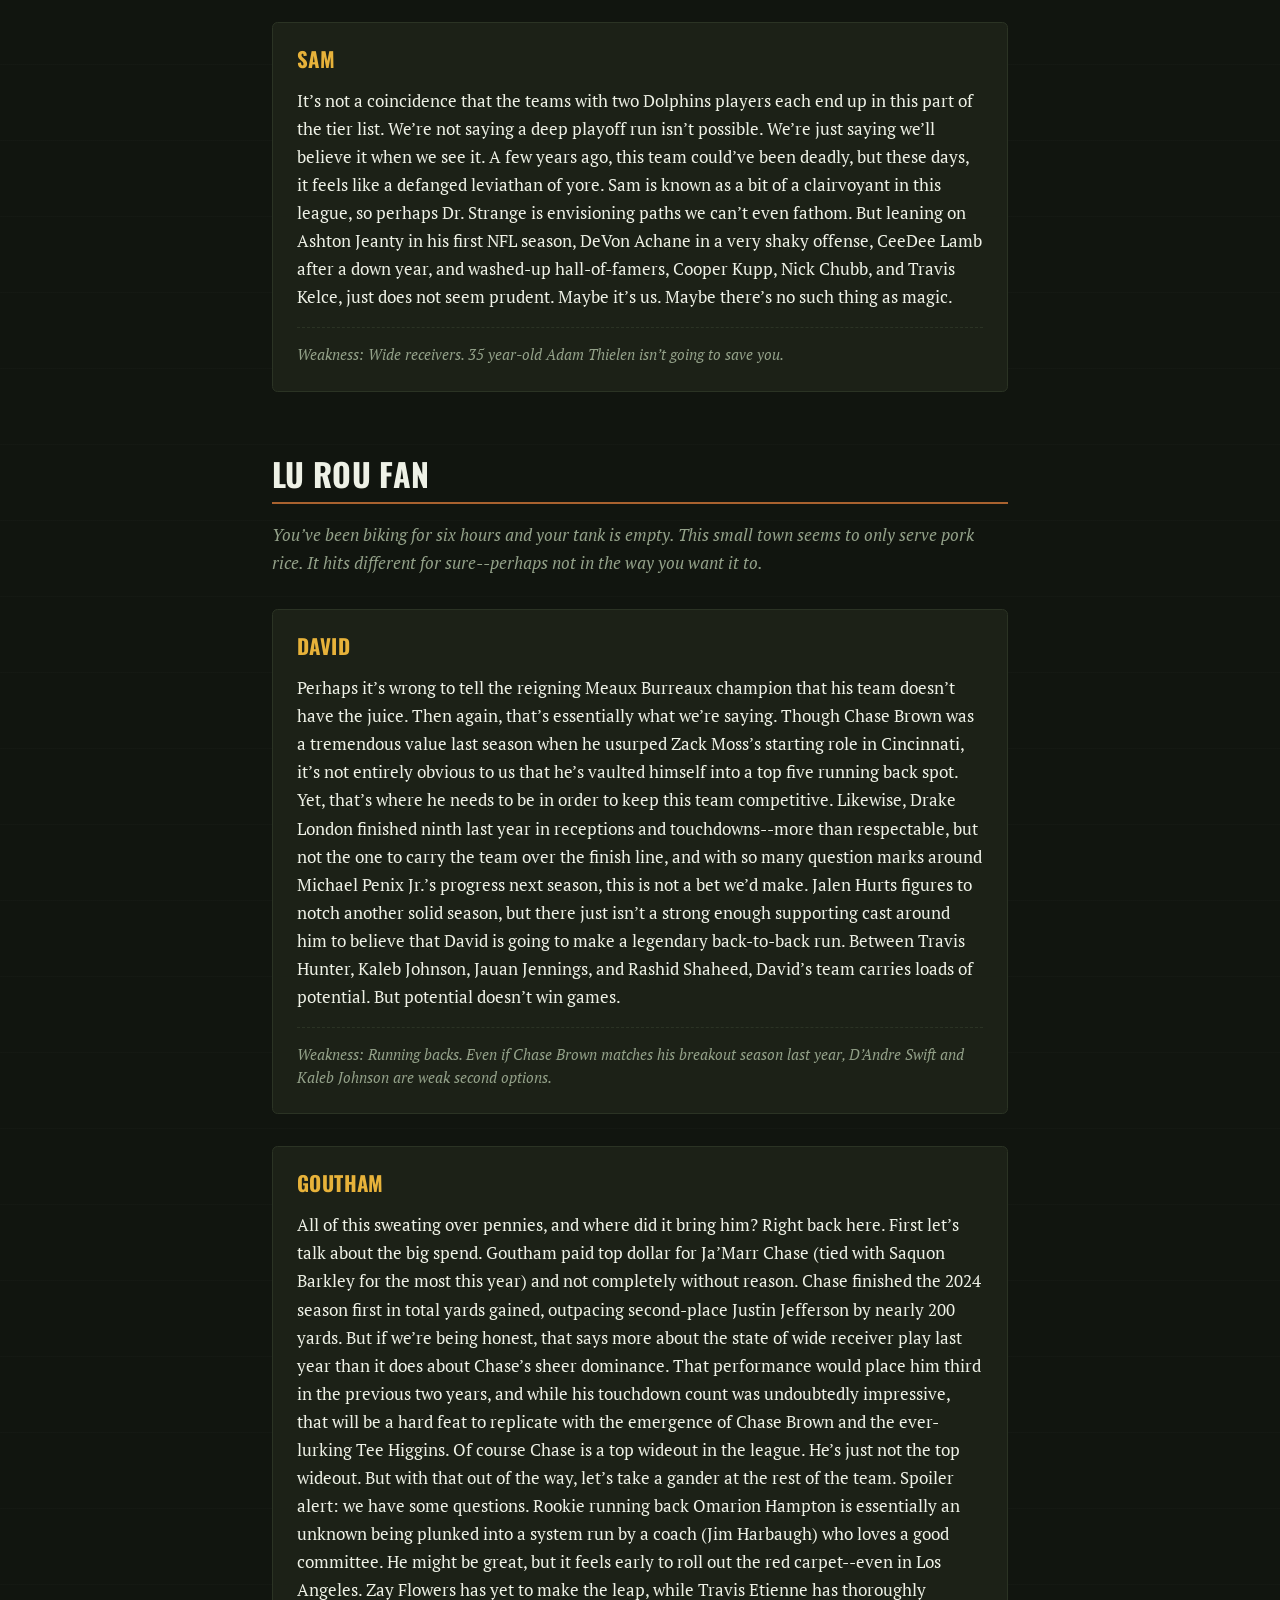
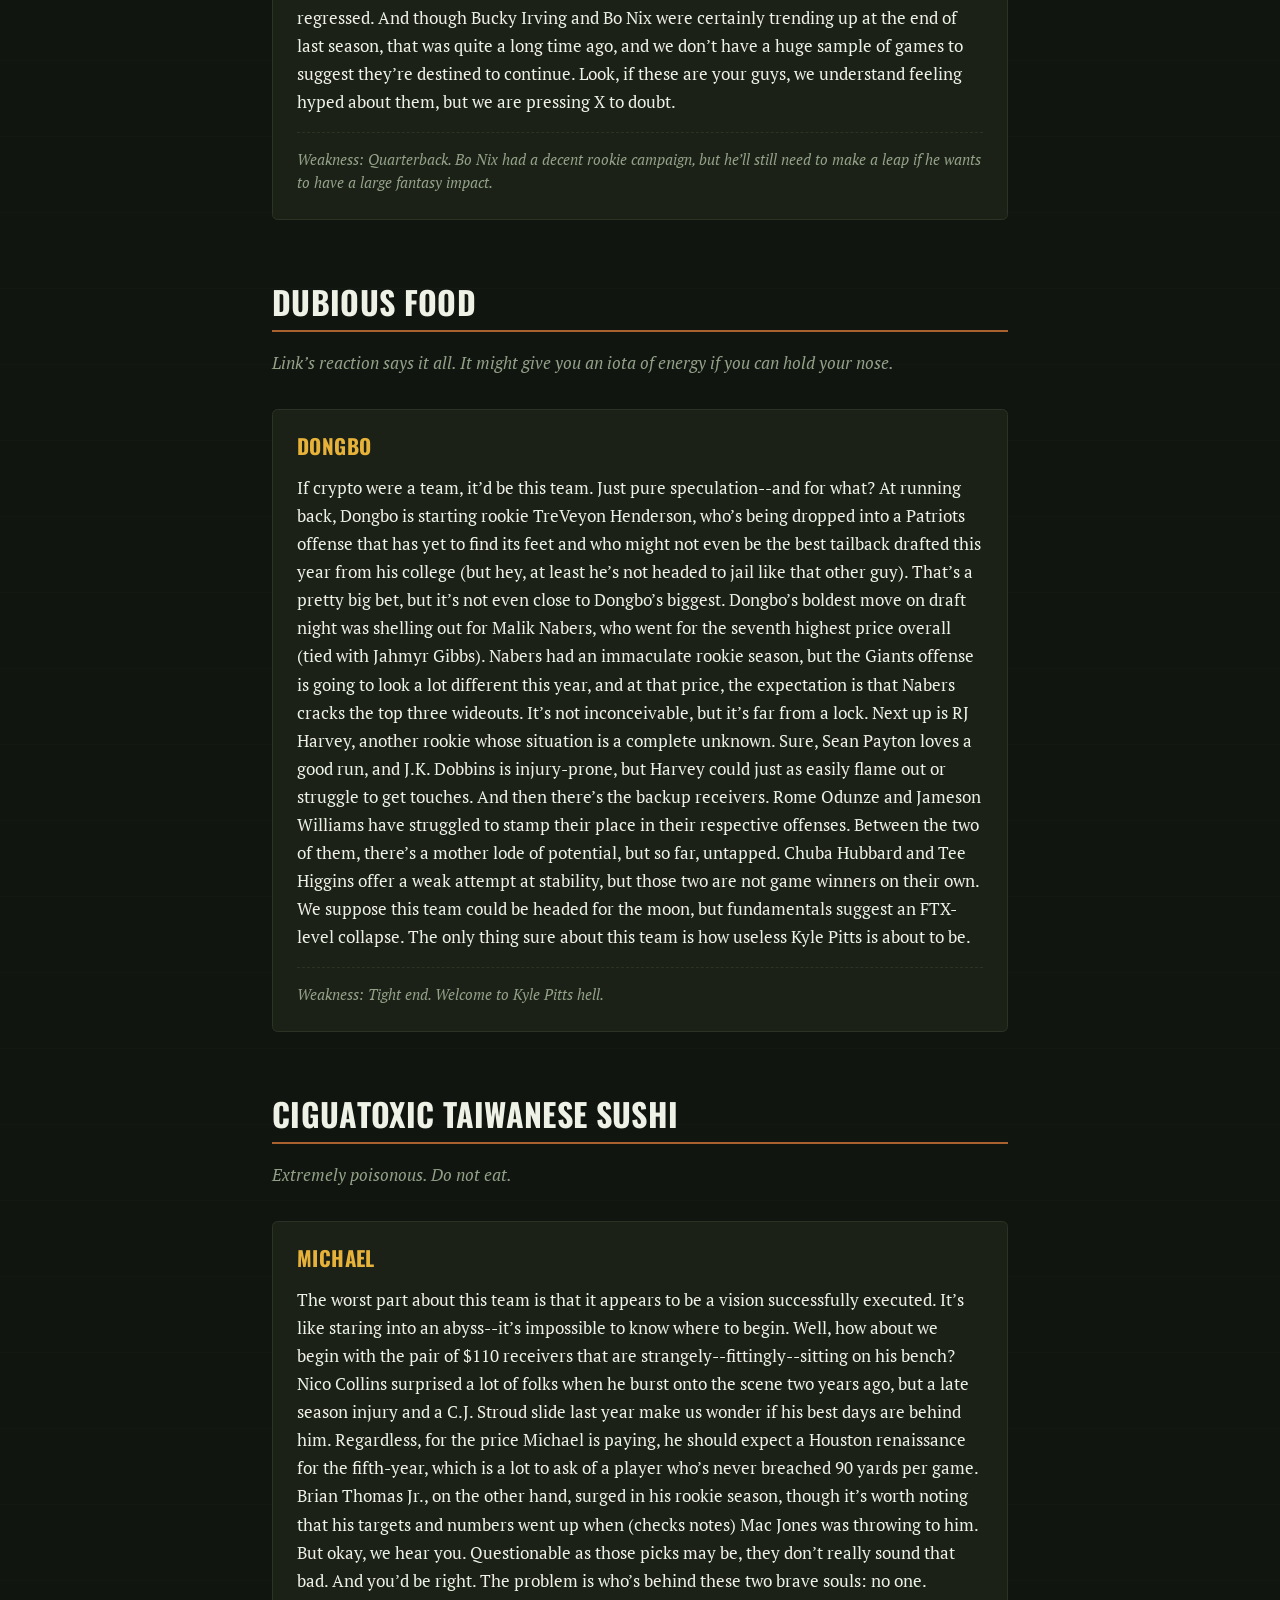
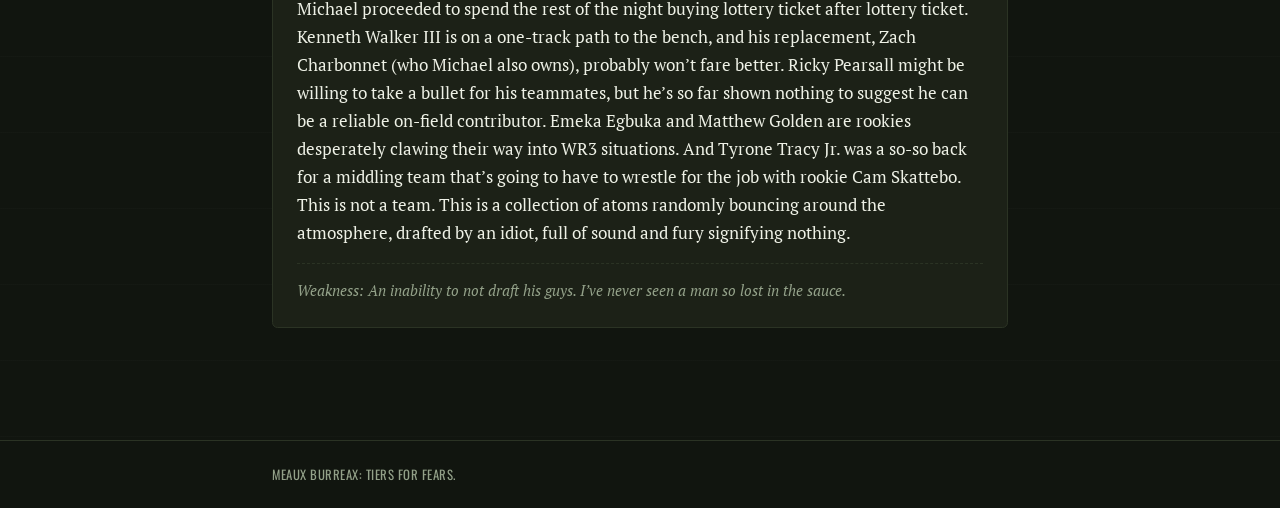
<file: pages/2025.html>
<!doctype html>
<html lang="en">
  <head>
    <script>
      (function () {
        try {
          var stored = localStorage.getItem('meaux-burreax-theme');
          document.documentElement.dataset.theme = stored === 'light' ? 'light' : 'dark';
        } catch (error) {
          document.documentElement.dataset.theme = 'dark';
        }
      })();
    </script>
    <meta charset="utf-8">
    <meta name="viewport" content="width=device-width, initial-scale=1">
    <meta name="description" content="2025 Meaux Burreax fantasy football pre-season rankings.">
    <title>2025 Pre-Season Rankings · Meaux Burreax: Tiers for Fears</title>
    <link rel="preconnect" href="https://fonts.googleapis.com">
    <link rel="preconnect" href="https://fonts.gstatic.com" crossorigin>
    <link href="https://fonts.googleapis.com/css2?family=Oswald:wght@500;600;700&family=PT+Serif:ital,wght@0,400;0,700;1,400&display=swap" rel="stylesheet">
    <link rel="stylesheet" href="../assets/site.css">
    <link rel="icon" type="image/png" href="../assets/images/favicon.png">
    <script src="../assets/site.js" defer></script>
  </head>
  <body>
    <a class="skip-link" href="#main-content">Skip to content</a>
    <header class="site-header"><div class="site-header__inner"><a class="site-name" href="../index.html">Meaux Burreax: Tiers for Fears</a><nav aria-label="Primary navigation"><ul class="site-nav"><li><a href="../index.html">Home</a></li><li><a href="index.html">Pre-Season Rankings</a></li><li><a href="power-rankings.html">ESPN Power Rankings</a></li><li><a href="profiles.html">Manager Profiles</a></li><li><a href="draftroom.html">Draft Room</a></li><li><a href="leaderboard.html">All-Time Leaderboard</a></li></ul></nav><button type="button" class="theme-toggle" data-theme-toggle aria-pressed="false"><span class="theme-toggle__icon" aria-hidden="true">☾</span><span class="theme-toggle__label">Dark</span></button></div></header>
    <main id="main-content" class="content-wrap article rankings">
      <p class="eyebrow">Meaux Burreax · 2025</p>
      <h1>2025 Pre-Season Rankings</h1>
      <p class="article__meta"><a href="index.html">All years</a></p>
      <p class="source-title">Meaux Burreax Pre-Season Tier List</p><p class="season-intro">Another draft closed, which means another tier list is owed. Your favorite managers have been hard at work, sweating over every penny. Come take a look at what they’ve been cooking!</p><section class="tier"><h2>Theodore’s Meat</h2><p>The crème de la crème. Smoked to perfection.</p><article class="manager"><h3>Noah</h3><p>We bet you didn’t see this one coming. The perennial chart-topper has swiftly entered a new era. Goodbye A.J. Brown. Goodbye Josh Allen. Instead, Noah will be welcoming Saquon Barkley, who cleared 2,000 yards last year, and Jonathan Taylor, the 26 year-old who is just off his second 100 yards per game season. If this backfield duo can stay healthy and accomplish anywhere near their prior season marks, this team will be an automatic contender. Add to that Lamar Jackson, the greatest rushing quarterback since Michael Vick, and you have a pack of dogs ready to run their opponents into the ground. There is, of course, risk. If any of these stars misses action, there is no obvious replacement. George Pickens, D.J. Moore, and Deebo Samuel, while good value, don’t provide the game-changing upside of Noah’s running backs. Still, if there’s any roster a manager wants to build around, it’s this one. This team is a snowball careening downhill, and it’s only picking up speed from here.</p><p class="weakness">Weakness: Wide Receivers. Noah’s putting a lot of faith in the abilities of George Pickens and D.J. Moore.</p></article><article class="manager"><h3>Tom</h3><p>Once again, Tom got his guy. No, not Christian McCaffrey. Someone even more game-breaking: Alec Pierce. Jokes aside, Tom has built an elite squadron that looks to be among the most robust in the league (and he’ll be needing that after last year’s injury mishaps). Dak Prescott, coming off of a dismal, injury-curtailed season, leads a tight team of receivers: Justin Jefferson, who just received an upgrade in quarterback, and Jaxon Smith-Njigba, who is looking to build on his breakout sophomore campaign. Even more intriguing than that, however, are Tom’s running back selections. Kyren Williams is quietly coming off of his best fantasy season yet, and Josh Jacobs, a seasoned veteran at this point, saw a major revival in Green Bay last year. As if that’s not enough, Tom can enjoy (or suffer, depending on how you look at it), a litany of great flex options. Will he opt for old, reliable David Montgomery? Or will he plug in J.K. Dobbins and Chris Godwin, both of whom have shown flashes of brilliance but have struggled to stay healthy lately? Regardless of Tom’s choices, this tank of a team promises to be imposing any given week.</p><p class="weakness">Weakness: Quarterback. Dak was once elite. Today, he’s not carrying a team.</p></article></section><section class="tier"><h2>Bob’s Hoagies</h2><p>Sometimes you can’t beat the classics. A Fremont staple. An American staple.</p><article class="manager"><h3>Theo</h3><p>Despite what we just told you about Tom, this may be the strongest overall team from top to bottom. When DeVonta Smith, Joe Mixon, Chris Olave, and Brandon Aiyuk are sitting pretty on your bench, you know you’ve got a scary group. And though it’s well-rounded, there’s plenty of upside at the very top with Christian McCaffrey and Derrick Henry, two of the greatest to ever do it. Theo’s quarterback, Baker Mayfield, had a stellar performance last season and will be looking to pick up where he left off. Meanwhile, he can rely on some fantastic second options in Mike Evans, who never seems to regress despite his age, and Breece Hall, a true blue chip back who was let down by an Aaron Rodgers offensive system last year but has a brand new coach and quarterback. So why is he in this tier? The answer is a lot of age and ifs. On one hand, for this team to shine, we need to see Breece Hall bounce back from a lackluster previous season. On the other, Baker Mayfield needs to avoid sliding back into his Browns form, and Christian McCaffrey has yet to show that he can dazzle post injury. As great as Henry and Evans were last year, they’re officially approaching old man territory--and the cliff that comes with it. So, without any 2025 data, this team is a bit of a Rorschach. An unstoppable juggernaut? Or a limp collection of has-beens? Time will tell.</p><p class="weakness">Weakness: Tight end. We don’t think Evan Engram is it. But if tight end is your weakness, you’re in a pretty good spot.</p></article><article class="manager"><h3>Yiding</h3><p>Truthfully, it would be hard for Yiding to go anywhere but up from last year, but this draft was a genuine leap. At first glance, this team’s potential might not seem immediately apparent: a unit with no real quarterback and no real star. Look again. A.J. Brown is a stud who will continue to get his. Yes, target share will always be a question on the Eagles, but that Super Bowl-winning offense remains one of the most potent in the league, and A.J. Brown remains the top dog in that receiver unit. Tony Pollard, though he struggles at the goal line, is one of the most dynamic runners in the game with the potential to erupt at any time. James Cook is a workhorse and an integral component of the Bills’ preeminent running threat. Garrett Wilson is brimming with natural talent that’s begging to be unlocked by a halfway competent offense, while Ladd McConkey just had one of the most impressive rookie campaigns of 2024. The cherry on top of this well-conceived squad is that the bench is just about ideal. Colston Loveland and Cam Skattebo are two intriguing rookie wildcards who more than proved their worth in college, and Marvin Harrison Jr. is finally in the right role for a team that’s looking to win a championship.</p><p class="weakness">Weakness: Quarterback. Justin Fields will trick you into thinking he’s good. He’s not.</p></article><article class="manager"><h3>Vinny</h3><p>While Vinny’s draft hasn’t garnered the same amount of chatter as other teams, we think this one has potential to sneak up on everyone. Let’s start with the basics. Vinny got potentially the best quarterback deal of the evening with Josh Allen, who just finished an MVP season (and married Hailee Steinfeld). This is a guy who can throw bombs, scramble out of pocket, and push his tush like the best of them. But if a quarterback alone can’t sell you, perhaps Vinny’s receivers can. Brock Bowers has already established himself as the most dominant tight end in the NFL as a rookie. Let that sink in for a minute. With a newly Pete Carroll-led Raiders offense, he just could be the next Travis Kelce. And that’s not all. Fresh-faced Puka Nacua enters his third year as a premier wide receiver (despite missing some time last year), while Terry McLaurin bloomed under the new stewardship of Jayden Daniels. Finally, DK Metcalf and Keenan Allen round out this eye-popping air attack. His running back room leaves something to be desired, but as long as Vinny can keep it off the ground, his star status will rise.</p><p class="weakness">Weakness: Running backs. The inverse of last year. Vinny is packed to the gills with amazing receivers, yet he will have to choose between Rachaad White and Jerome Ford in his second starting halfback slot.</p></article><article class="manager"><h3>Wenlong</h3><p>Though Wenlong’s bidding in this year’s draft remained as erratic as ever, it may have paid off this time. Whether or not by design, he levied some steep fees on other managers for players of questionable value, while securing a reasonable roster for himself. That roster starts with the sacred reunion of Wenlong and Joe Burrow, whom Wenlong once deemed inferior to Kirk Cousins. But the Comeback Kid led the league in passing yards last year and even used his legs to moderate effect, perhaps reigniting a fire deep within the third-year manager. Wenlong made sure to spread the talent around the roster, however. Jahmyr Gibbs emerged last season as the primary back in a star-studded Lions offense, showcasing his talent as a runner and a receiver. Though T.J. Hockenson had somewhat of a disappointing season last year, a new quarterback could snap him right back into form. And Davante Adams, now entering his age 33 season, has shown he can still hang with the young guns. It remains to be seen whether Joe Burrow can stay off Wenlong’s bench, but until then, this is no team to sleep on.</p><p class="weakness">Weakness: Wide receivers. Wenlong’s top three receivers have 26 seasons between them. They just aren’t packing the same punch.</p></article></section><section class="tier"><h2>All The Shit In My Fridge Right Now</h2><p>Why did you leave all this shit? Some good stuff in there if you dig around, but between the hamburger buns, the Costco potato salad, and the ten thousand seltzers, there’s not a ton of sustenance.</p><article class="manager"><h3>Peggy</h3><p>There’s a vision here for sure. Amon-Ra St. Brown and Bijan Robinson are bound to be studs, while Tyreek Hill carries significant upside (along with significant baggage), but the roster just doesn’t totally work. For starters, her starter. As talented as Justin Herbert is, the big man has failed to live up to his early career benchmarks, and Jim Harbaugh (though flawless as a coach in the real world) has proven himself to be a detriment to his quarterbacks’ fantasy numbers. Dallas Goedert, who plays a bit part in a committee offense, is borderline unplayable for fantasy owners. And nothing about Xavier Worthy’s game last season suggested he’s poised to make the jump in his second year. If you squint hard enough, you might be able to fool yourself into thinking this team is a true contender, but we aren’t in the business of trading on unadulterated hope.</p><p class="weakness">Weakness: Quarterback. Justin Herbert has continuously regressed over the past three seasons. Will this be the year he puts it together again?</p></article><article class="manager"><h3>Sam</h3><p>It’s not a coincidence that the teams with two Dolphins players each end up in this part of the tier list. We’re not saying a deep playoff run isn’t possible. We’re just saying we’ll believe it when we see it. A few years ago, this team could’ve been deadly, but these days, it feels like a defanged leviathan of yore. Sam is known as a bit of a clairvoyant in this league, so perhaps Dr. Strange is envisioning paths we can’t even fathom. But leaning on Ashton Jeanty in his first NFL season, DeVon Achane in a very shaky offense, CeeDee Lamb after a down year, and washed-up hall-of-famers, Cooper Kupp, Nick Chubb, and Travis Kelce, just does not seem prudent. Maybe it’s us. Maybe there’s no such thing as magic.</p><p class="weakness">Weakness: Wide receivers. 35 year-old Adam Thielen isn’t going to save you.</p></article></section><section class="tier"><h2>Lu Rou Fan</h2><p>You’ve been biking for six hours and your tank is empty. This small town seems to only serve pork rice. It hits different for sure--perhaps not in the way you want it to.</p><article class="manager"><h3>David</h3><p>Perhaps it’s wrong to tell the reigning Meaux Burreaux champion that his team doesn’t have the juice. Then again, that’s essentially what we’re saying. Though Chase Brown was a tremendous value last season when he usurped Zack Moss’s starting role in Cincinnati, it’s not entirely obvious to us that he’s vaulted himself into a top five running back spot. Yet, that’s where he needs to be in order to keep this team competitive. Likewise, Drake London finished ninth last year in receptions and touchdowns--more than respectable, but not the one to carry the team over the finish line, and with so many question marks around Michael Penix Jr.’s progress next season, this is not a bet we’d make. Jalen Hurts figures to notch another solid season, but there just isn’t a strong enough supporting cast around him to believe that David is going to make a legendary back-to-back run. Between Travis Hunter, Kaleb Johnson, Jauan Jennings, and Rashid Shaheed, David’s team carries loads of potential. But potential doesn’t win games.</p><p class="weakness">Weakness: Running backs. Even if Chase Brown matches his breakout season last year, D’Andre Swift and Kaleb Johnson are weak second options.</p></article><article class="manager"><h3>Goutham</h3><p>All of this sweating over pennies, and where did it bring him? Right back here. First let’s talk about the big spend. Goutham paid top dollar for Ja’Marr Chase (tied with Saquon Barkley for the most this year) and not completely without reason. Chase finished the 2024 season first in total yards gained, outpacing second-place Justin Jefferson by nearly 200 yards. But if we’re being honest, that says more about the state of wide receiver play last year than it does about Chase’s sheer dominance. That performance would place him third in the previous two years, and while his touchdown count was undoubtedly impressive, that will be a hard feat to replicate with the emergence of Chase Brown and the ever-lurking Tee Higgins. Of course Chase is a top wideout in the league. He’s just not the top wideout. But with that out of the way, let’s take a gander at the rest of the team. Spoiler alert: we have some questions. Rookie running back Omarion Hampton is essentially an unknown being plunked into a system run by a coach (Jim Harbaugh) who loves a good committee. He might be great, but it feels early to roll out the red carpet--even in Los Angeles. Zay Flowers has yet to make the leap, while Travis Etienne has thoroughly regressed. And though Bucky Irving and Bo Nix were certainly trending up at the end of last season, that was quite a long time ago, and we don’t have a huge sample of games to suggest they’re destined to continue. Look, if these are your guys, we understand feeling hyped about them, but we are pressing X to doubt.</p><p class="weakness">Weakness: Quarterback. Bo Nix had a decent rookie campaign, but he’ll still need to make a leap if he wants to have a large fantasy impact.</p></article></section><section class="tier"><h2>Dubious Food</h2><p>Link’s reaction says it all. It might give you an iota of energy if you can hold your nose.</p><article class="manager"><h3>Dongbo</h3><p>If crypto were a team, it’d be this team. Just pure speculation--and for what? At running back, Dongbo is starting rookie TreVeyon Henderson, who’s being dropped into a Patriots offense that has yet to find its feet and who might not even be the best tailback drafted this year from his college (but hey, at least he’s not headed to jail like that other guy). That’s a pretty big bet, but it’s not even close to Dongbo’s biggest. Dongbo’s boldest move on draft night was shelling out for Malik Nabers, who went for the seventh highest price overall (tied with Jahmyr Gibbs). Nabers had an immaculate rookie season, but the Giants offense is going to look a lot different this year, and at that price, the expectation is that Nabers cracks the top three wideouts. It’s not inconceivable, but it’s far from a lock. Next up is RJ Harvey, another rookie whose situation is a complete unknown. Sure, Sean Payton loves a good run, and J.K. Dobbins is injury-prone, but Harvey could just as easily flame out or struggle to get touches. And then there’s the backup receivers. Rome Odunze and Jameson Williams have struggled to stamp their place in their respective offenses. Between the two of them, there’s a mother lode of potential, but so far, untapped. Chuba Hubbard and Tee Higgins offer a weak attempt at stability, but those two are not game winners on their own. We suppose this team could be headed for the moon, but fundamentals suggest an FTX-level collapse. The only thing sure about this team is how useless Kyle Pitts is about to be.</p><p class="weakness">Weakness: Tight end. Welcome to Kyle Pitts hell.</p></article></section><section class="tier"><h2>Ciguatoxic Taiwanese Sushi</h2><p>Extremely poisonous. Do not eat.</p><article class="manager"><h3>Michael</h3><p>The worst part about this team is that it appears to be a vision successfully executed. It’s like staring into an abyss--it’s impossible to know where to begin. Well, how about we begin with the pair of $110 receivers that are strangely--fittingly--sitting on his bench? Nico Collins surprised a lot of folks when he burst onto the scene two years ago, but a late season injury and a C.J. Stroud slide last year make us wonder if his best days are behind him. Regardless, for the price Michael is paying, he should expect a Houston renaissance for the fifth-year, which is a lot to ask of a player who’s never breached 90 yards per game. Brian Thomas Jr., on the other hand, surged in his rookie season, though it’s worth noting that his targets and numbers went up when (checks notes) Mac Jones was throwing to him. But okay, we hear you. Questionable as those picks may be, they don’t really sound that bad. And you’d be right. The problem is who’s behind these two brave souls: no one. Michael proceeded to spend the rest of the night buying lottery ticket after lottery ticket. Kenneth Walker III is on a one-track path to the bench, and his replacement, Zach Charbonnet (who Michael also owns), probably won’t fare better. Ricky Pearsall might be willing to take a bullet for his teammates, but he’s so far shown nothing to suggest he can be a reliable on-field contributor. Emeka Egbuka and Matthew Golden are rookies desperately clawing their way into WR3 situations. And Tyrone Tracy Jr. was a so-so back for a middling team that’s going to have to wrestle for the job with rookie Cam Skattebo. This is not a team. This is a collection of atoms randomly bouncing around the atmosphere, drafted by an idiot, full of sound and fury signifying nothing.</p><p class="weakness">Weakness: An inability to not draft his guys. I’ve never seen a man so lost in the sauce.</p></article></section>
    </main>
    <footer class="site-footer"><div class="content-wrap"><p>Meaux Burreax: Tiers for Fears.</p></div></footer>
  </body>
</html>
</file>
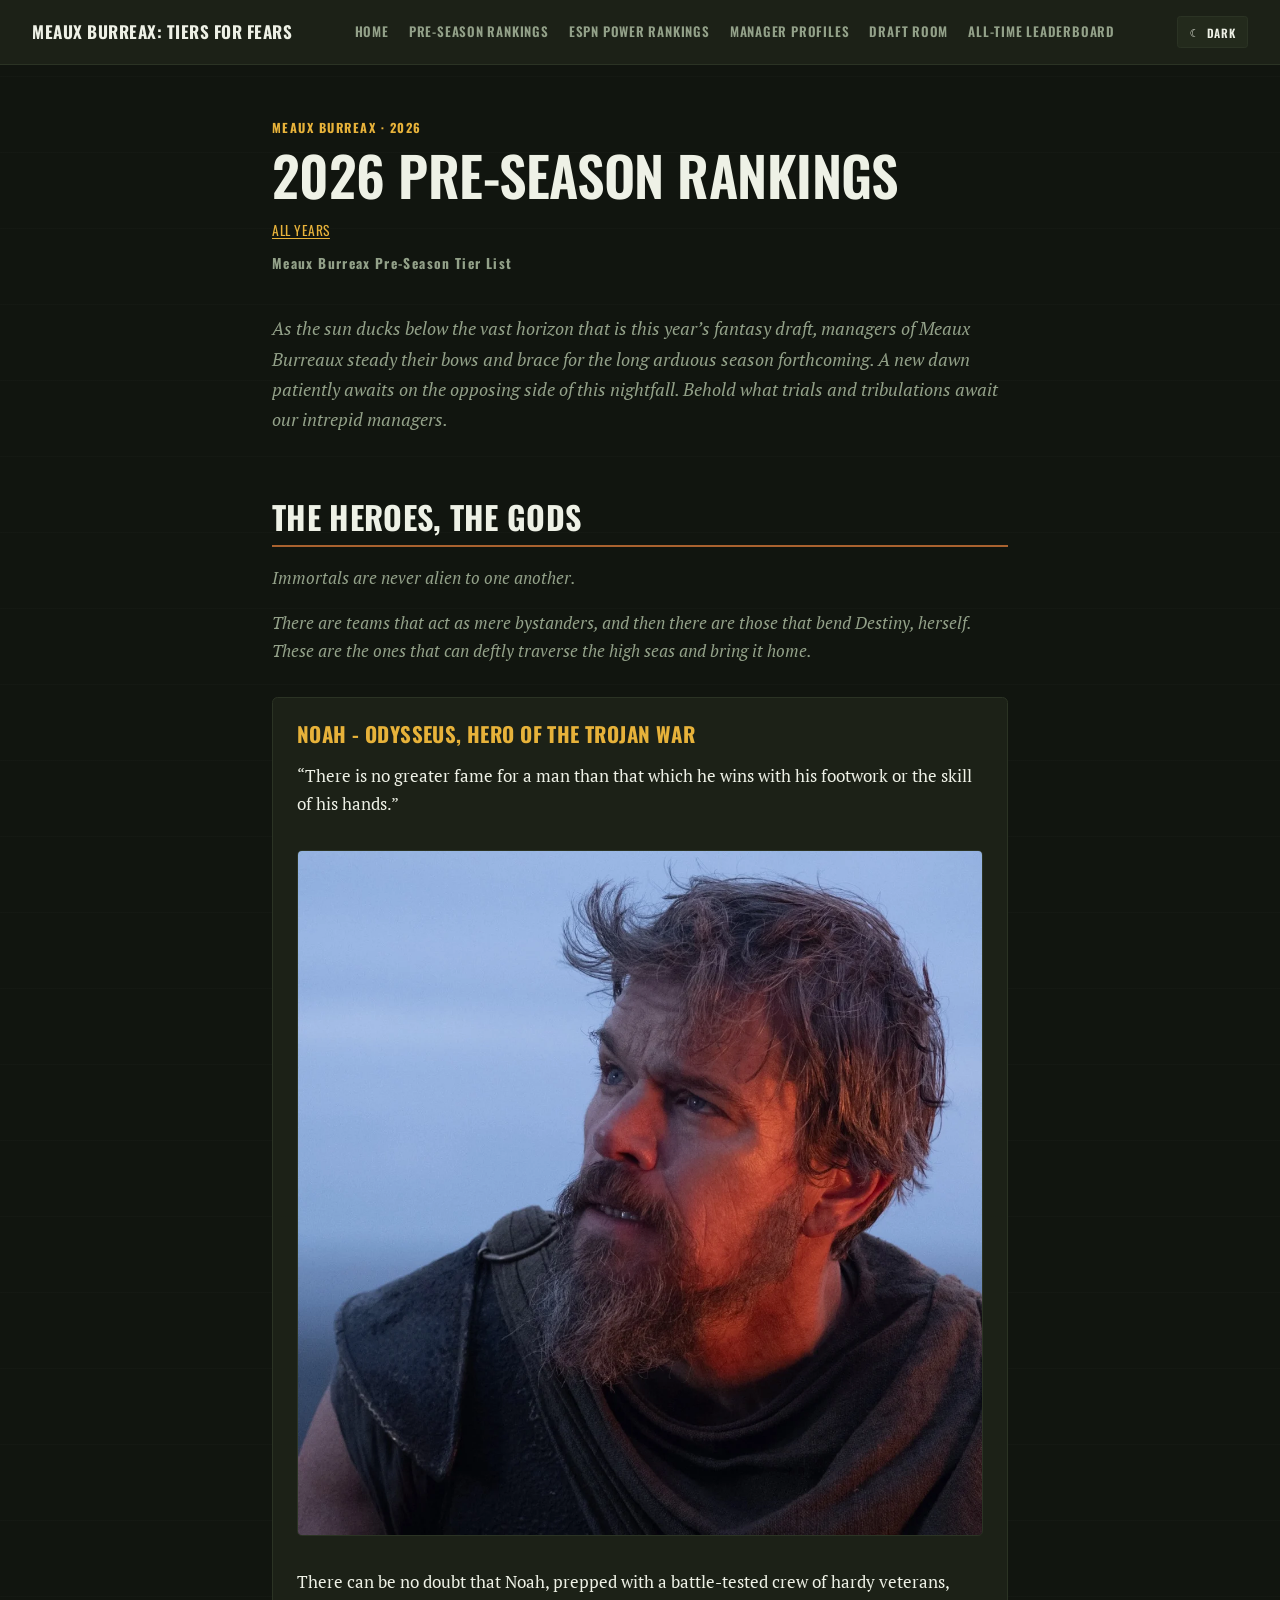
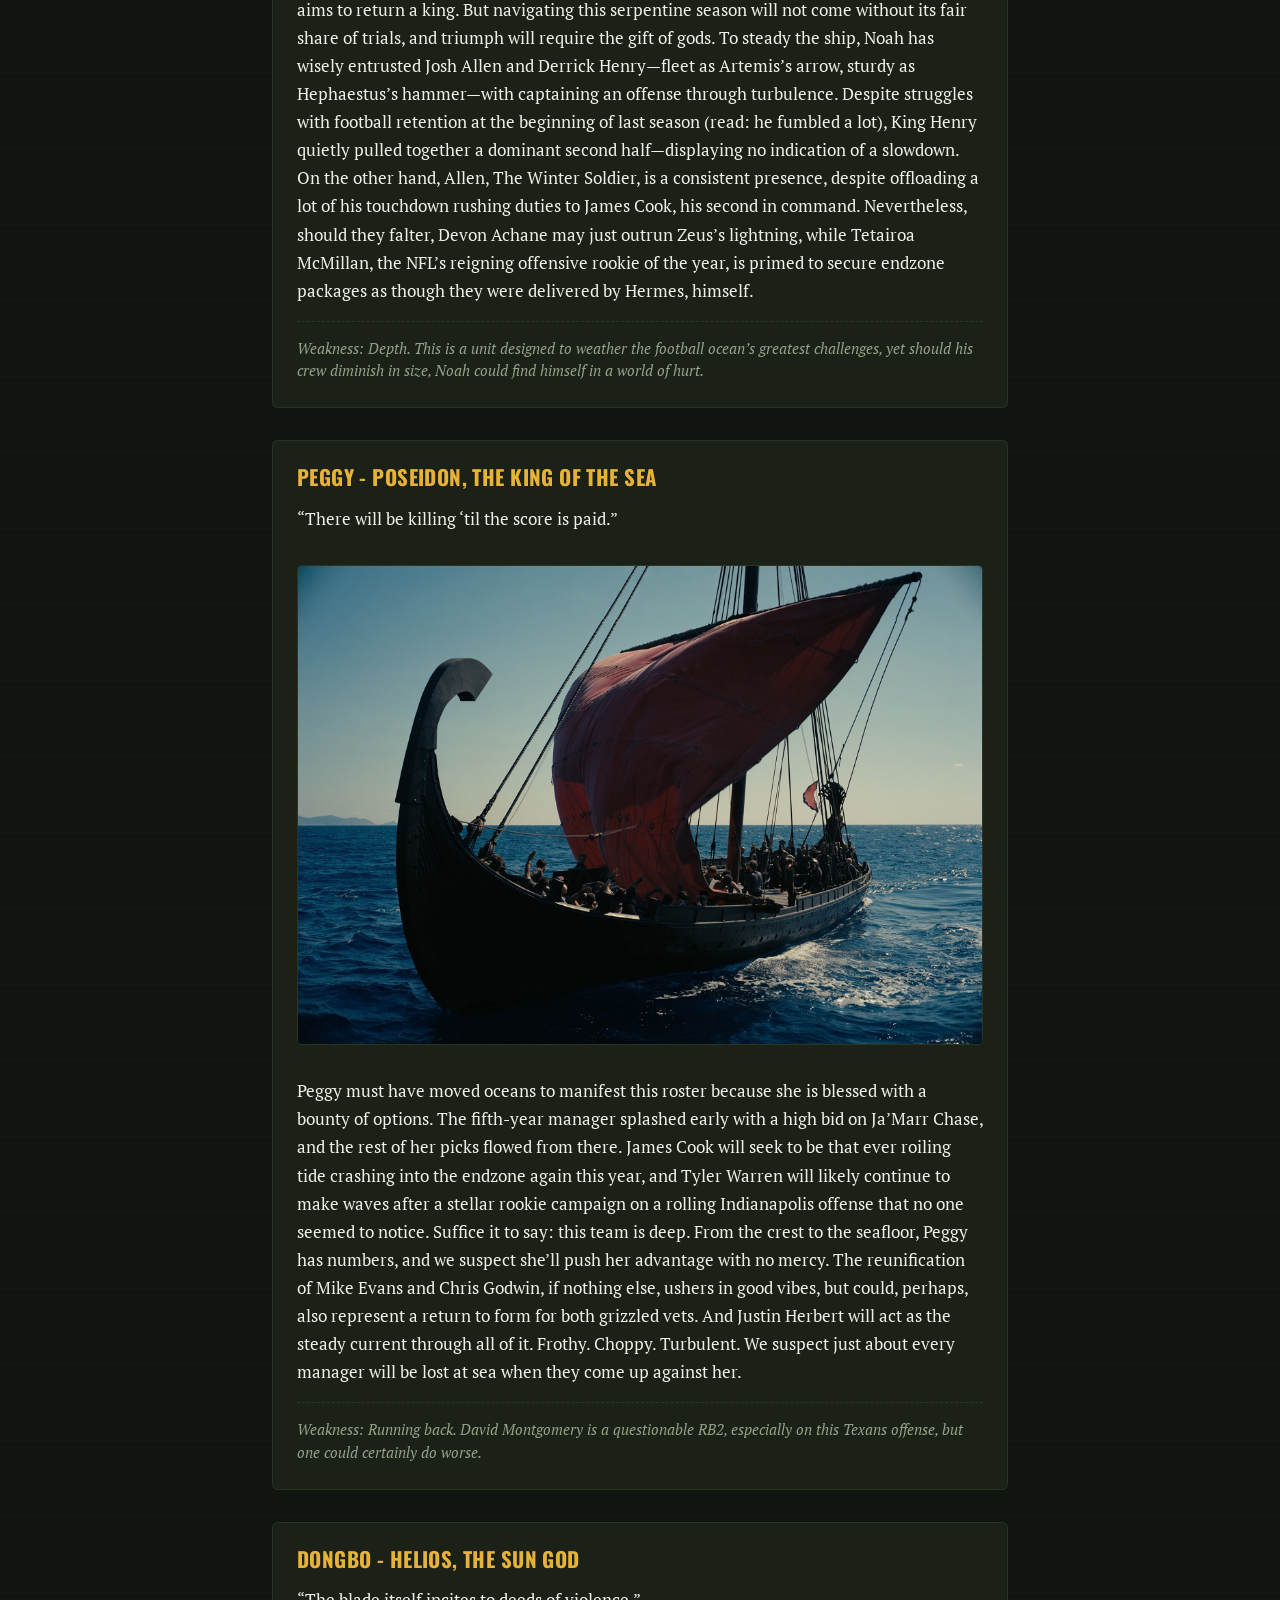
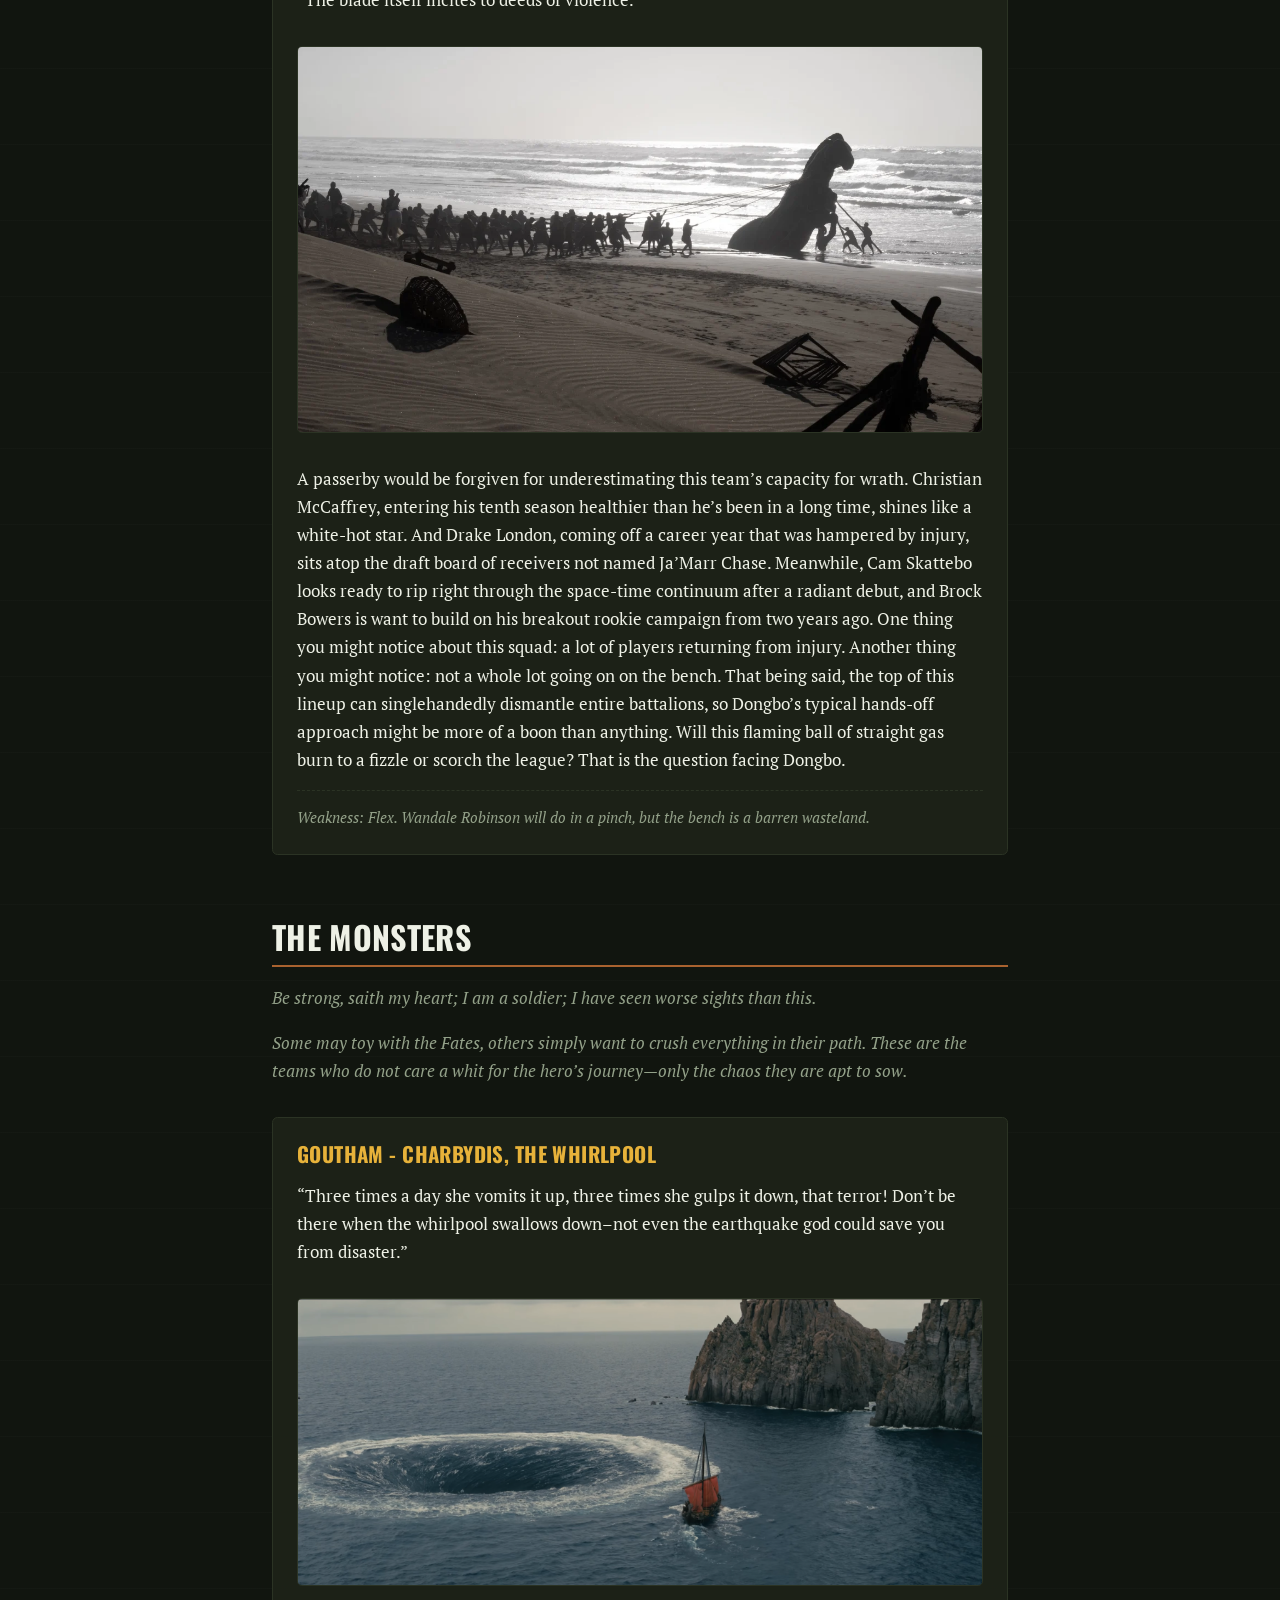
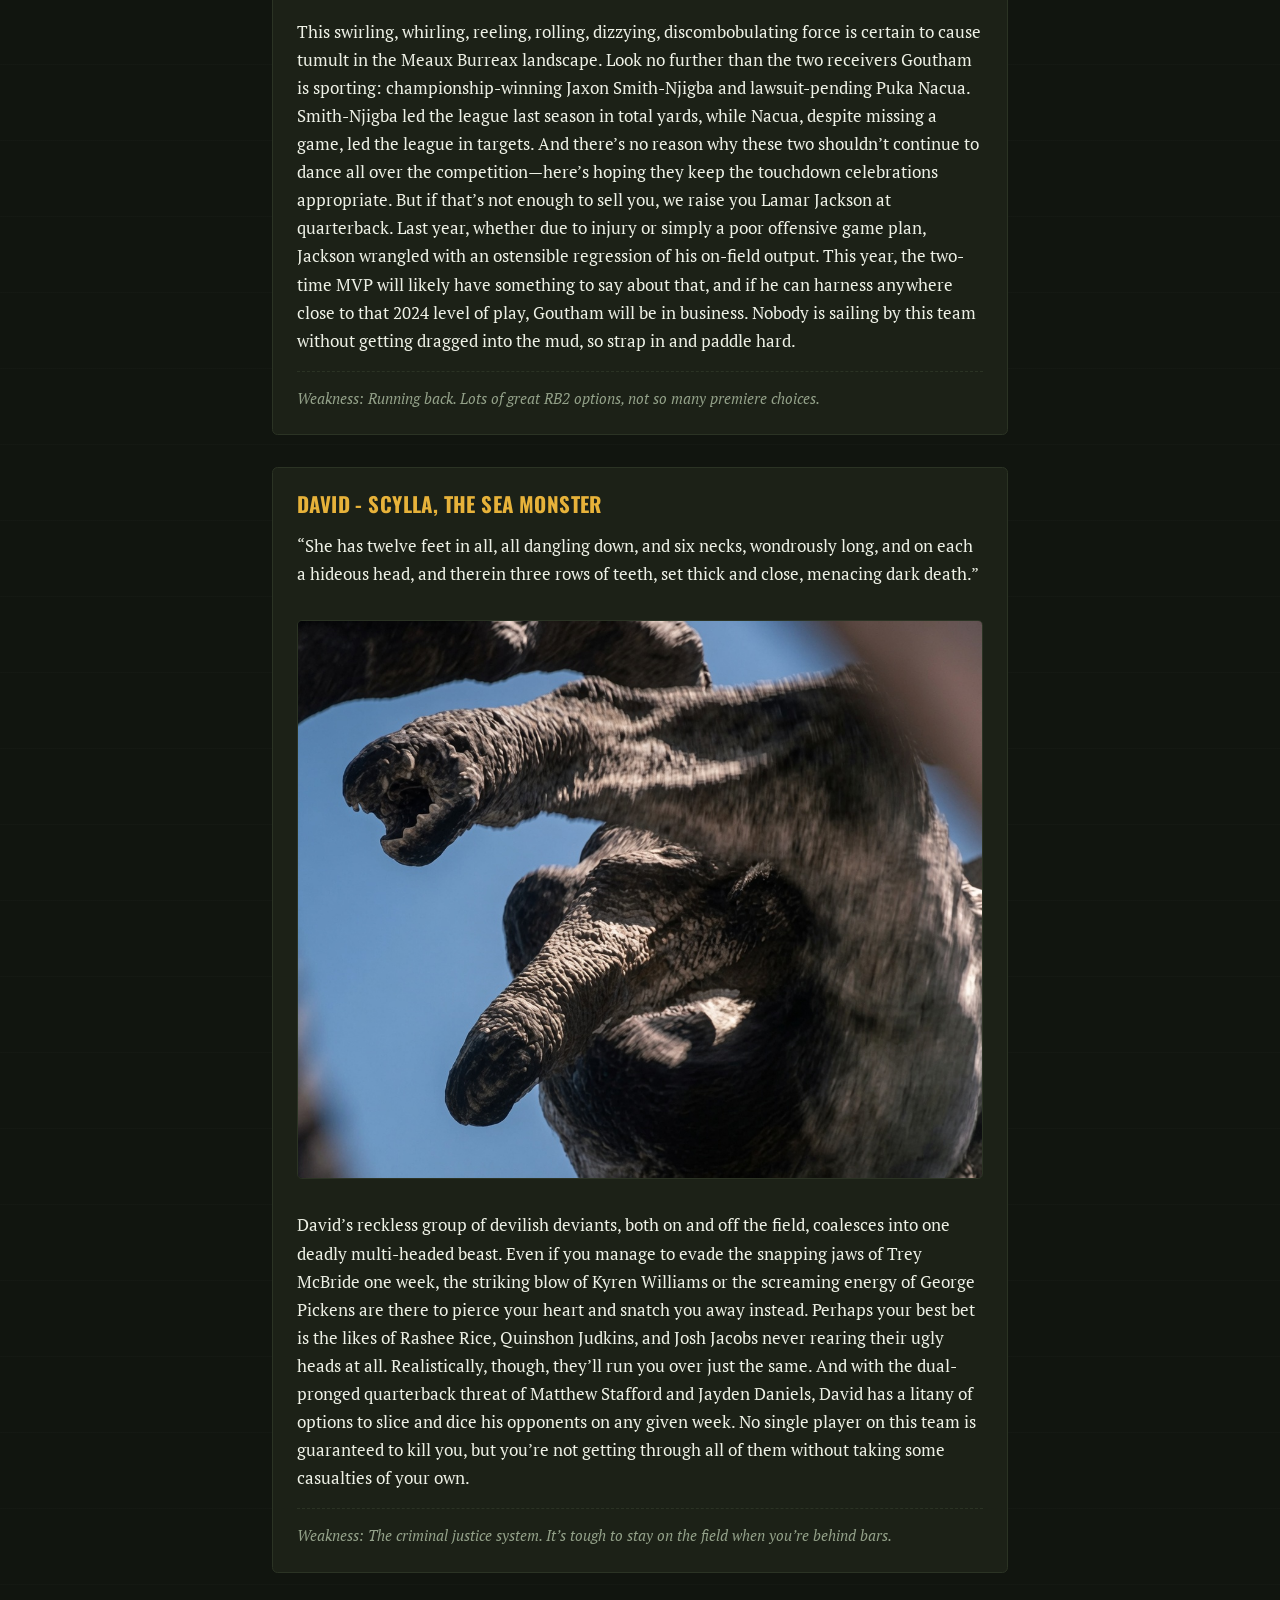
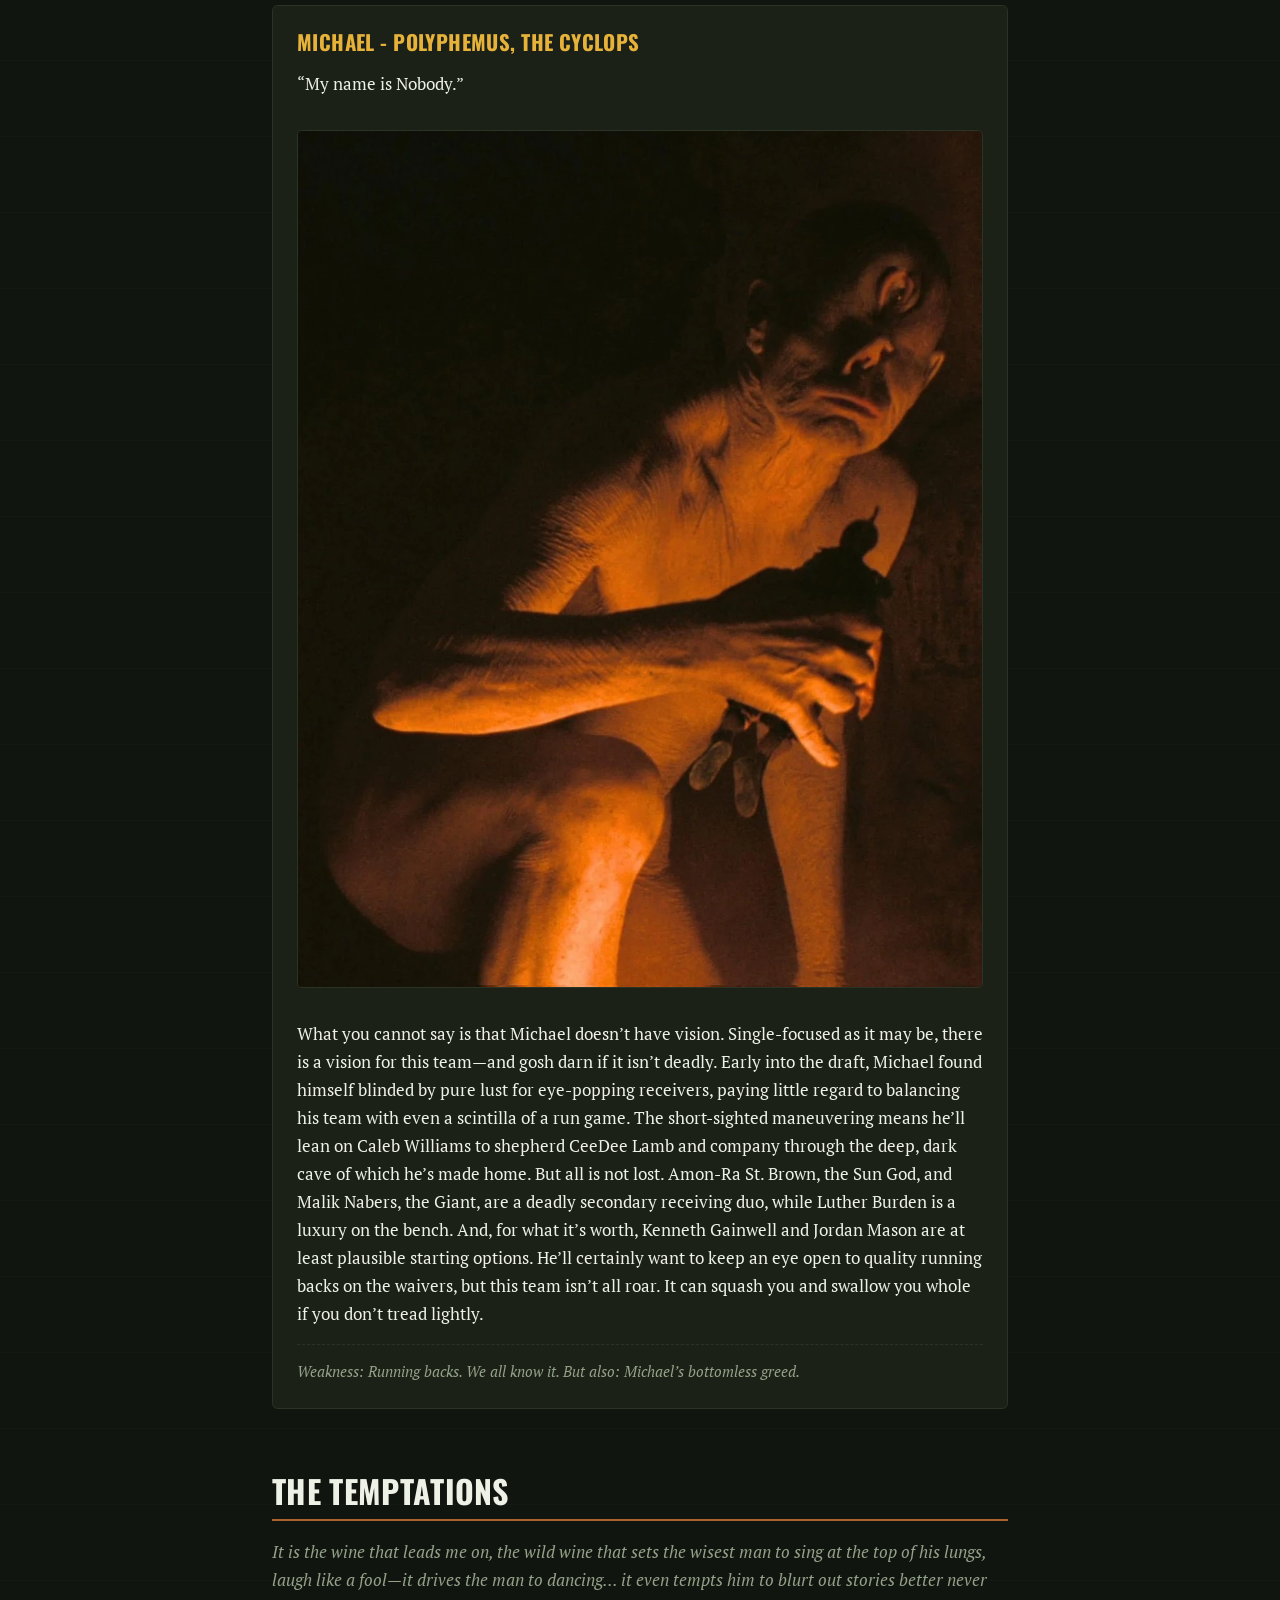
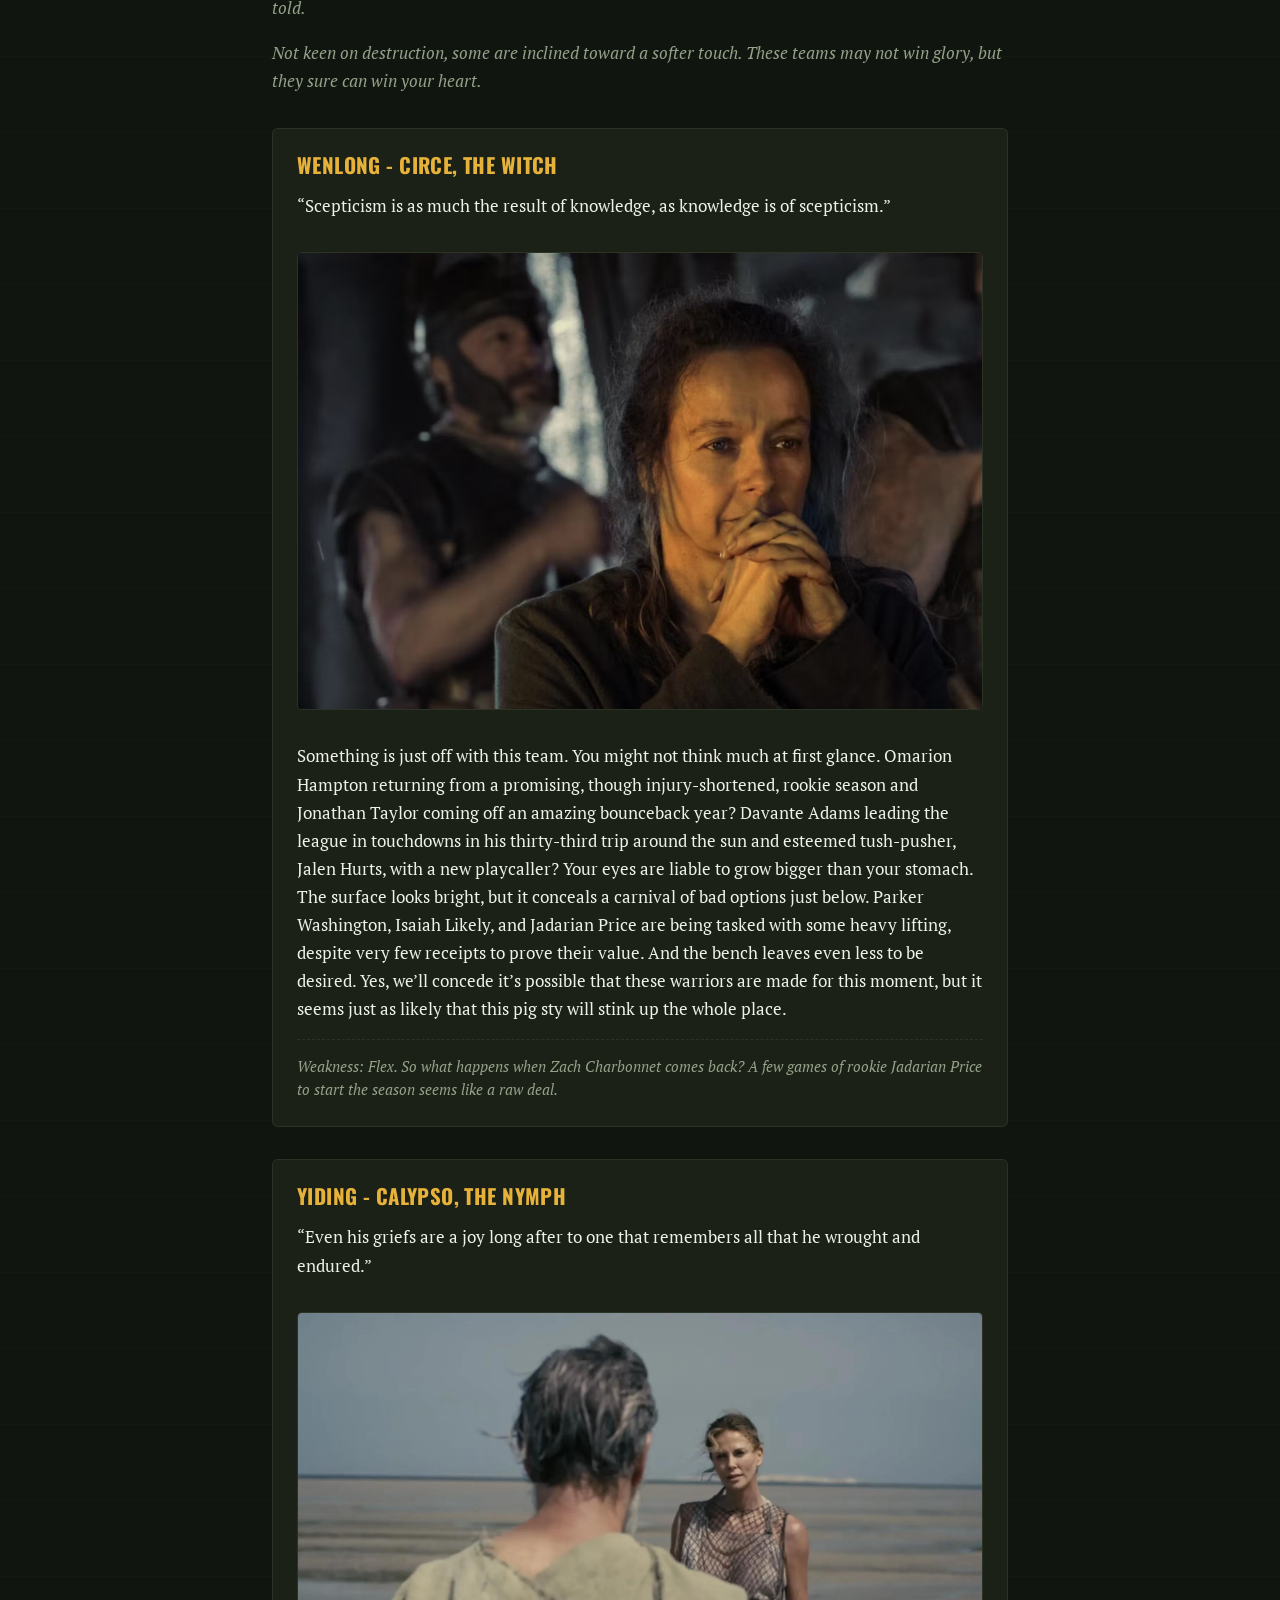
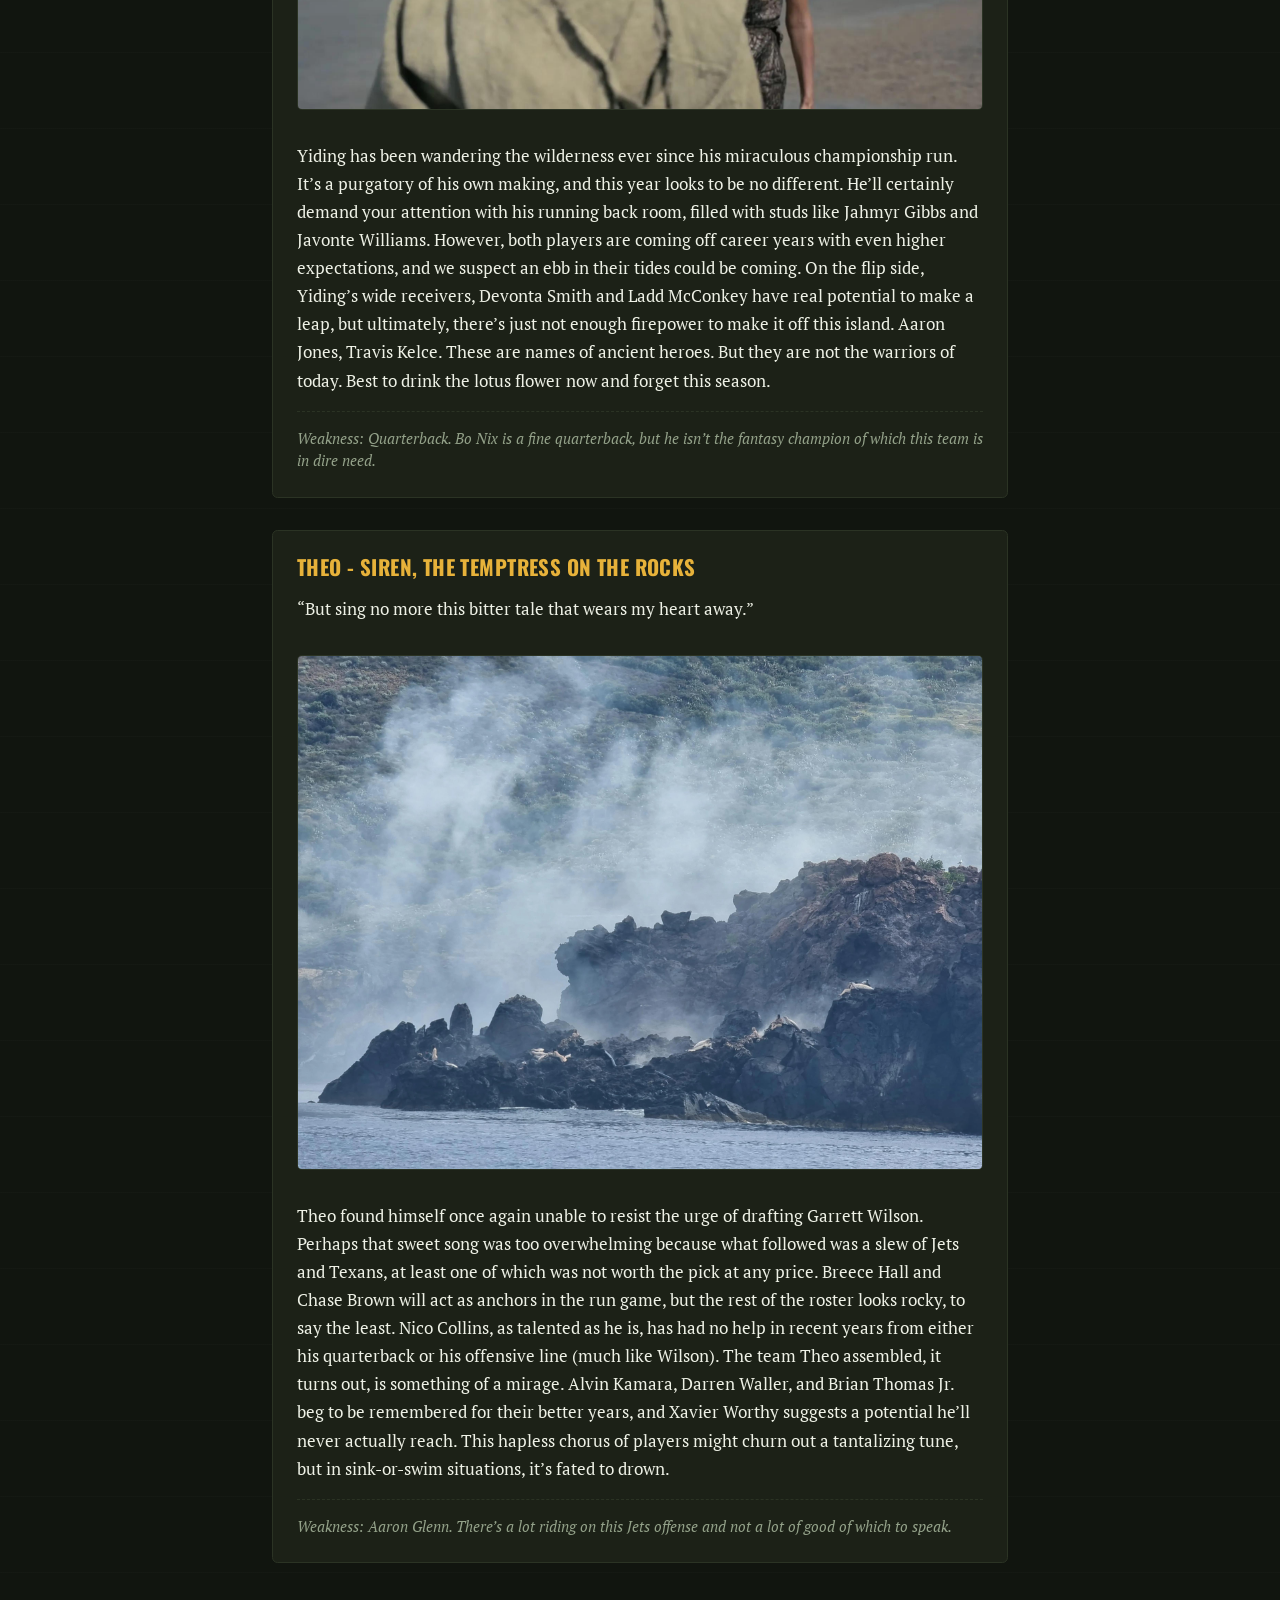
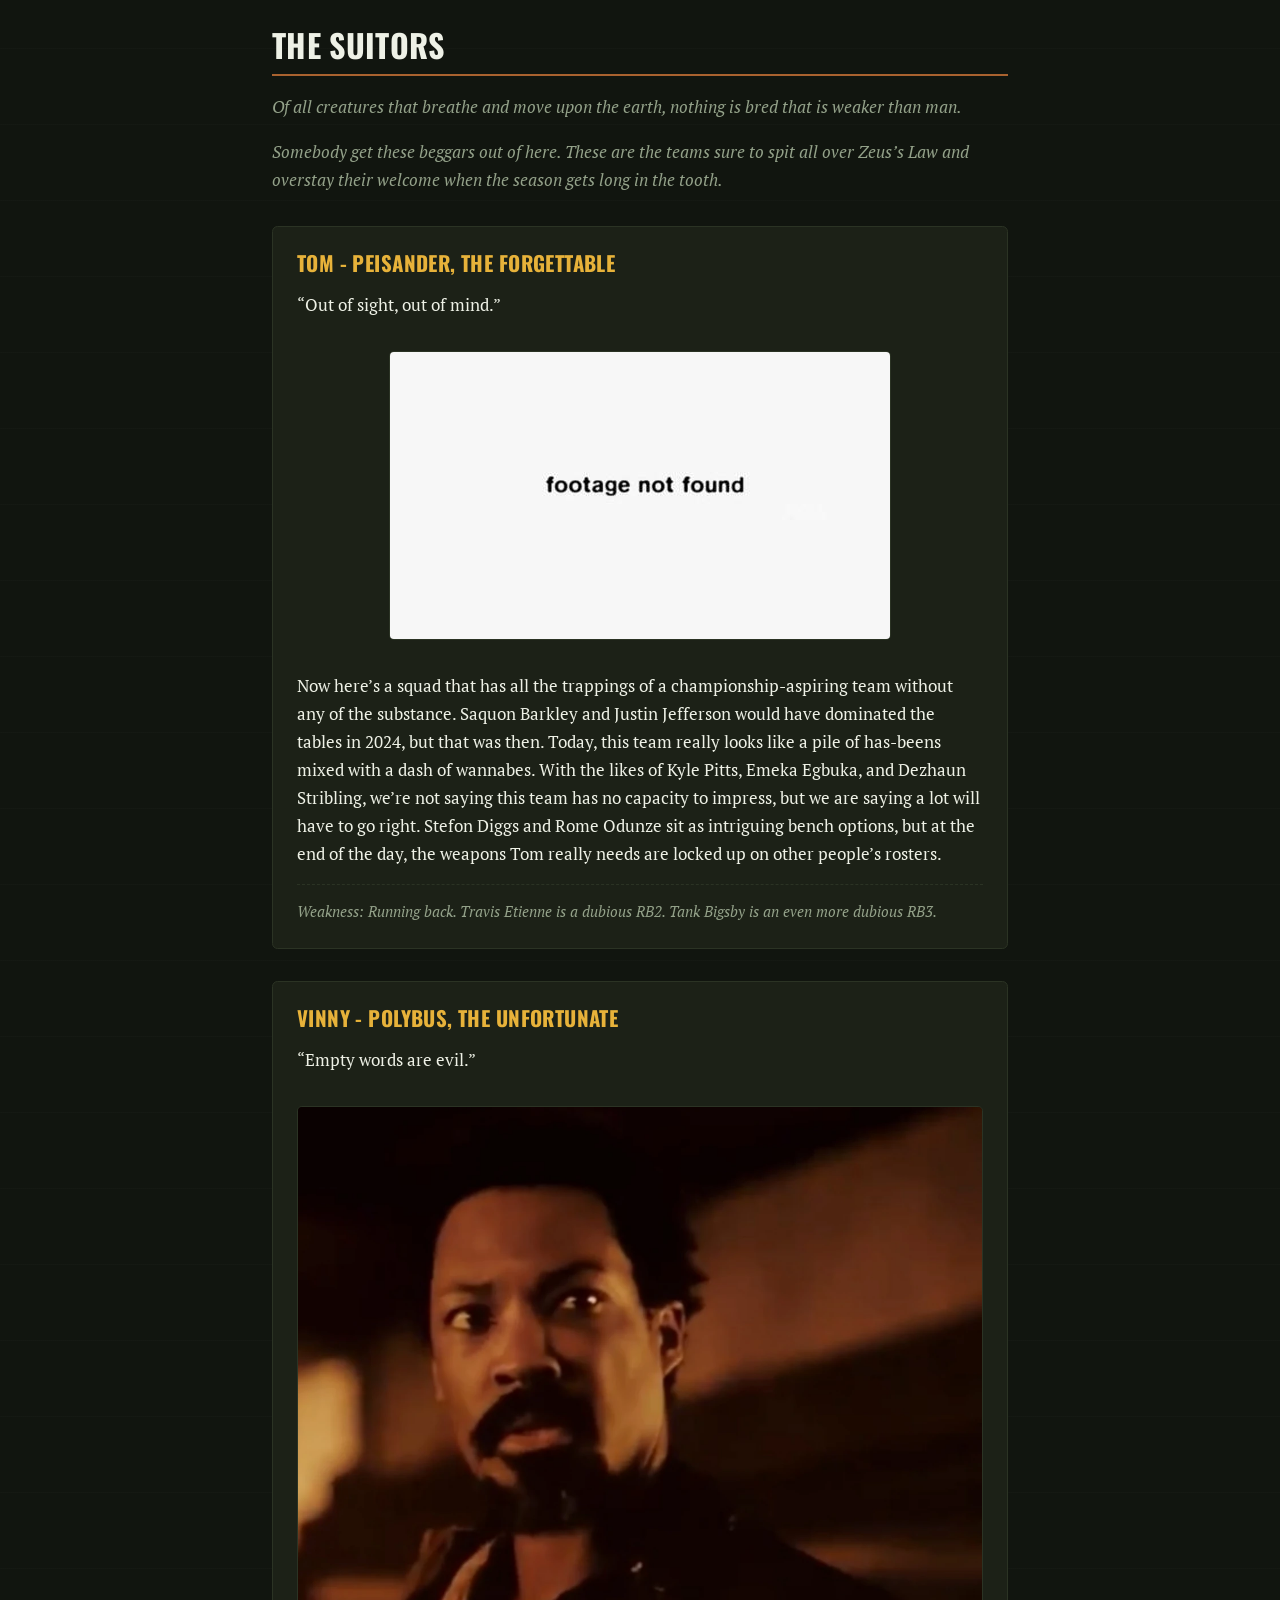
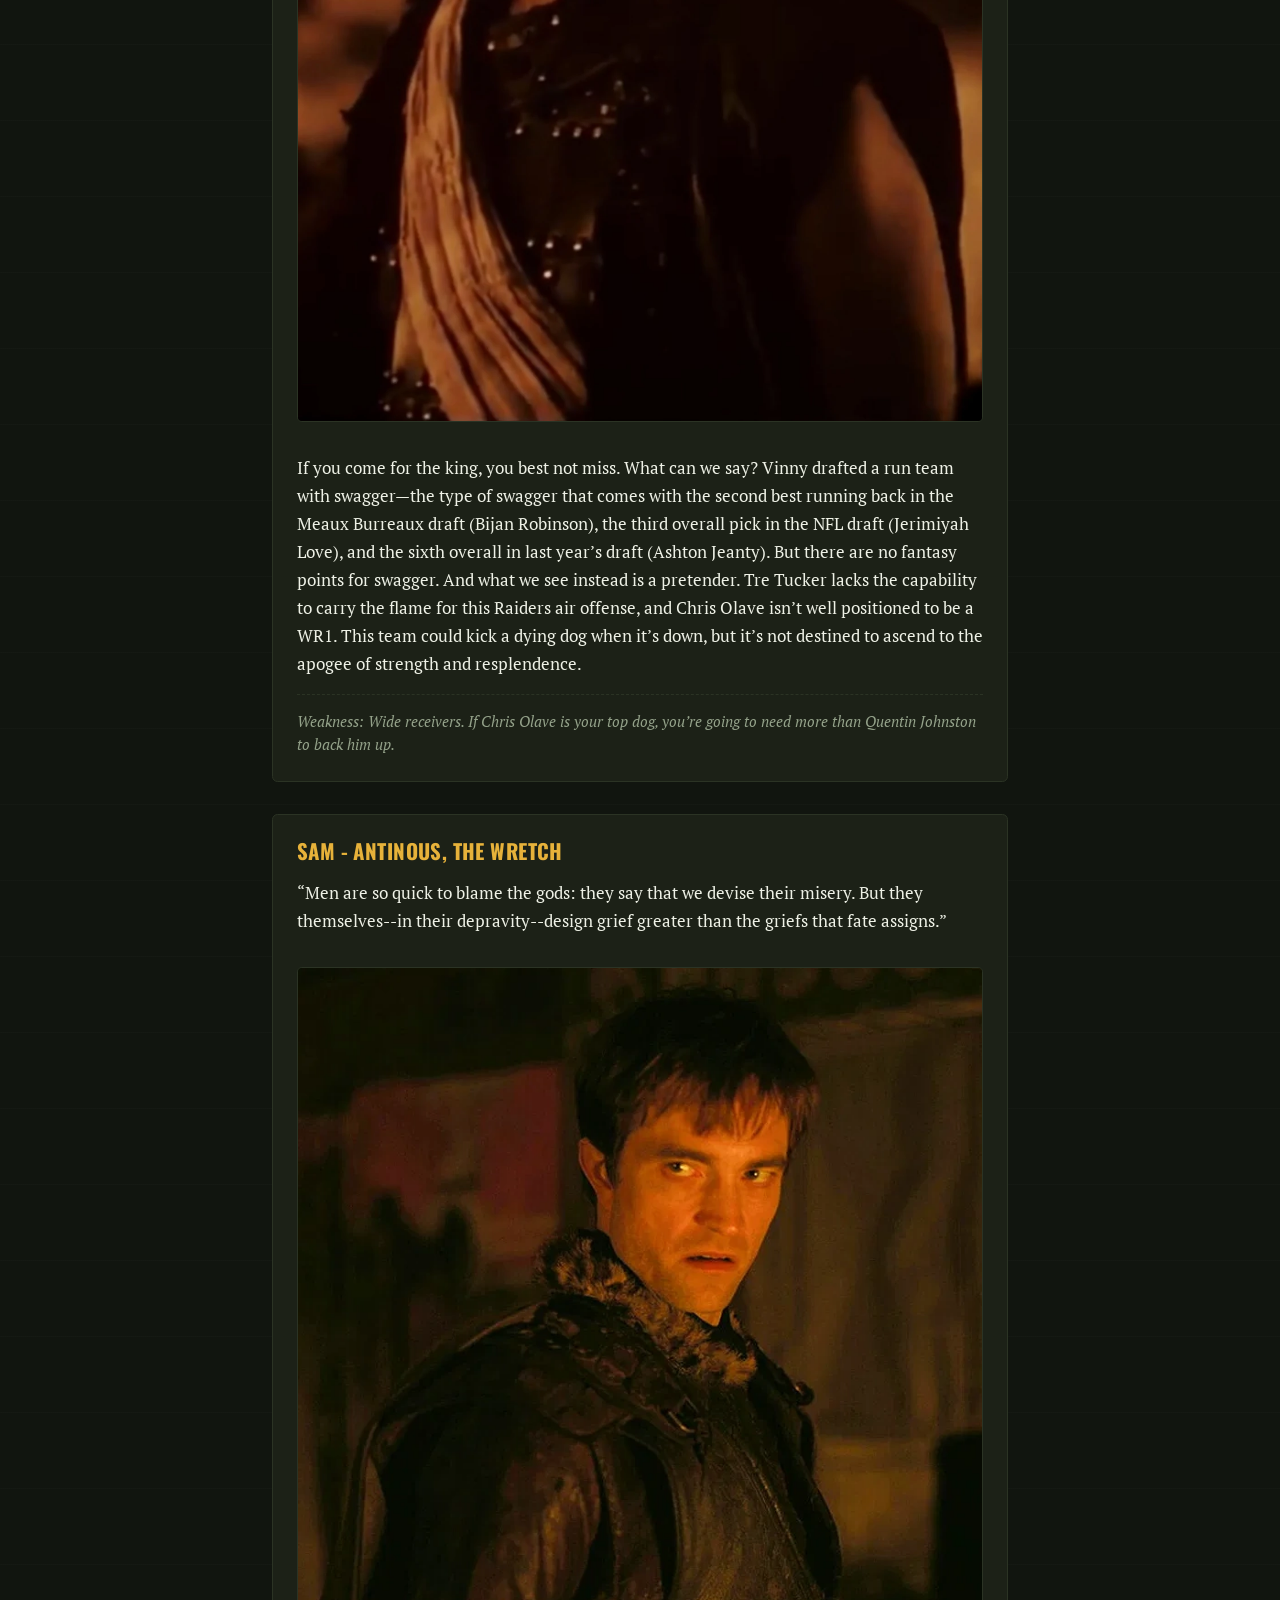
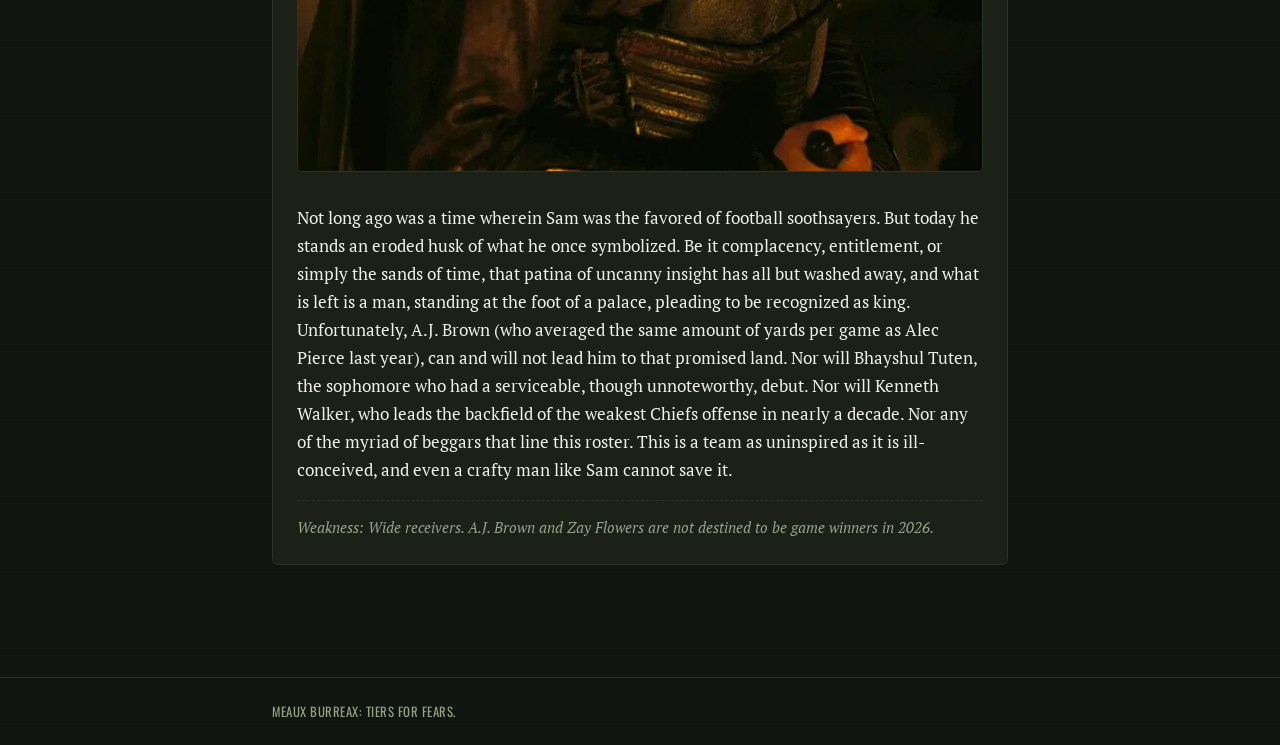
<file: pages/2026.html>
<!doctype html>
<html lang="en">
  <head>
    <script>
      (function () {
        try {
          var stored = localStorage.getItem('meaux-burreax-theme');
          document.documentElement.dataset.theme = stored === 'light' ? 'light' : 'dark';
        } catch (error) {
          document.documentElement.dataset.theme = 'dark';
        }
      })();
    </script>
    <meta charset="utf-8">
    <meta name="viewport" content="width=device-width, initial-scale=1">
    <meta name="description" content="2026 Meaux Burreax fantasy football pre-season rankings.">
    <title>2026 Pre-Season Rankings · Meaux Burreax: Tiers for Fears</title>
    <link rel="preconnect" href="https://fonts.googleapis.com">
    <link rel="preconnect" href="https://fonts.gstatic.com" crossorigin>
    <link href="https://fonts.googleapis.com/css2?family=Oswald:wght@500;600;700&family=PT+Serif:ital,wght@0,400;0,700;1,400&display=swap" rel="stylesheet">
    <link rel="stylesheet" href="../assets/site.css">
    <link rel="icon" type="image/png" href="../assets/images/favicon.png">
    <script src="../assets/site.js" defer></script>
  </head>
  <body>
    <a class="skip-link" href="#main-content">Skip to content</a>
    <header class="site-header"><div class="site-header__inner"><a class="site-name" href="../index.html">Meaux Burreax: Tiers for Fears</a><nav aria-label="Primary navigation"><ul class="site-nav"><li><a href="../index.html">Home</a></li><li><a href="index.html">Pre-Season Rankings</a></li><li><a href="power-rankings.html">ESPN Power Rankings</a></li><li><a href="profiles.html">Manager Profiles</a></li><li><a href="draftroom.html">Draft Room</a></li><li><a href="leaderboard.html">All-Time Leaderboard</a></li></ul></nav><button type="button" class="theme-toggle" data-theme-toggle aria-pressed="false"><span class="theme-toggle__icon" aria-hidden="true">☾</span><span class="theme-toggle__label">Dark</span></button></div></header>
    <main id="main-content" class="content-wrap article rankings">
      <p class="eyebrow">Meaux Burreax · 2026</p>
      <h1>2026 Pre-Season Rankings</h1>
      <p class="article__meta"><a href="index.html">All years</a></p>
      <p class="source-title">Meaux Burreax Pre-Season Tier List</p><p class="season-intro">As the sun ducks below the vast horizon that is this year’s fantasy draft, managers of Meaux Burreaux steady their bows and brace for the long arduous season forthcoming. A new dawn patiently awaits on the opposing side of this nightfall. Behold what trials and tribulations await our intrepid managers.</p><section class="tier"><h2>The Heroes, The Gods</h2><p>Immortals are never alien to one another.</p><p>There are teams that act as mere bystanders, and then there are those that bend Destiny, herself. These are the ones that can deftly traverse the high seas and bring it home.</p><article class="manager"><h3>Noah - Odysseus, Hero of the Trojan War</h3><p>“There is no greater fame for a man than that which he wins with his footwork or the skill of his hands.”</p><figure class="source-image"><img src="../assets/images/2026/source-1.png" alt="Embedded illustration from the source document"></figure><p>There can be no doubt that Noah, prepped with a battle-tested crew of hardy veterans, aims to return a king. But navigating this serpentine season will not come without its fair share of trials, and triumph will require the gift of gods. To steady the ship, Noah has wisely entrusted Josh Allen and Derrick Henry—fleet as Artemis’s arrow, sturdy as Hephaestus’s hammer—with captaining an offense through turbulence. Despite struggles with football retention at the beginning of last season (read: he fumbled a lot), King Henry quietly pulled together a dominant second half—displaying no indication of a slowdown. On the other hand, Allen, The Winter Soldier, is a consistent presence, despite offloading a lot of his touchdown rushing duties to James Cook, his second in command. Nevertheless, should they falter, Devon Achane may just outrun Zeus’s lightning, while Tetairoa McMillan, the NFL’s reigning offensive rookie of the year, is primed to secure endzone packages as though they were delivered by Hermes, himself.</p><p class="weakness">Weakness: Depth. This is a unit designed to weather the football ocean’s greatest challenges, yet should his crew diminish in size, Noah could find himself in a world of hurt.</p></article><article class="manager"><h3>Peggy - Poseidon, The King of the Sea</h3><p>“There will be killing ‘til the score is paid.”</p><figure class="source-image"><img src="../assets/images/2026/source-2.png" alt="Embedded illustration from the source document"></figure><p>Peggy must have moved oceans to manifest this roster because she is blessed with a bounty of options. The fifth-year manager splashed early with a high bid on Ja’Marr Chase, and the rest of her picks flowed from there. James Cook will seek to be that ever roiling tide crashing into the endzone again this year, and Tyler Warren will likely continue to make waves after a stellar rookie campaign on a rolling Indianapolis offense that no one seemed to notice. Suffice it to say: this team is deep. From the crest to the seafloor, Peggy has numbers, and we suspect she’ll push her advantage with no mercy. The reunification of Mike Evans and Chris Godwin, if nothing else, ushers in good vibes, but could, perhaps, also represent a return to form for both grizzled vets. And Justin Herbert will act as the steady current through all of it. Frothy. Choppy. Turbulent. We suspect just about every manager will be lost at sea when they come up against her.</p><p class="weakness">Weakness:  Running back. David Montgomery is a questionable RB2, especially on this Texans offense, but one could certainly do worse.</p></article><article class="manager"><h3>Dongbo - Helios, The Sun God</h3><p>“The blade itself incites to deeds of violence.”</p><figure class="source-image"><img src="../assets/images/2026/source-3.png" alt="Embedded illustration from the source document"></figure><p>A passerby would be forgiven for underestimating this team’s capacity for wrath. Christian McCaffrey, entering his tenth season healthier than he’s been in a long time, shines like a white-hot star. And Drake London, coming off a career year that was hampered by injury, sits atop the draft board of receivers not named Ja’Marr Chase. Meanwhile, Cam Skattebo looks ready to rip right through the space-time continuum after a radiant debut, and Brock Bowers is want to build on his breakout rookie campaign from two years ago. One thing you might notice about this squad: a lot of players returning from injury. Another thing you might notice: not a whole lot going on on the bench. That being said, the top of this lineup can singlehandedly dismantle entire battalions, so Dongbo’s typical hands-off approach might be more of a boon than anything. Will this flaming ball of straight gas burn to a fizzle or scorch the league? That is the question facing Dongbo.</p><p class="weakness">Weakness: Flex. Wandale Robinson will do in a pinch, but the bench is a barren wasteland.</p></article></section><section class="tier"><h2>The Monsters</h2><p>Be strong, saith my heart; I am a soldier; I have seen worse sights than this.</p><p>Some may toy with the Fates, others simply want to crush everything in their path. These are the teams who do not care a whit for the hero’s journey—only the chaos they are apt to sow.</p><article class="manager"><h3>Goutham - Charbydis, The Whirlpool</h3><p>“Three times a day she vomits it up, three times she gulps it down, that terror! Don’t be there when the whirlpool swallows down–not even the earthquake god could save you from disaster.”</p><figure class="source-image"><img src="../assets/images/2026/source-4.png" alt="Embedded illustration from the source document"></figure><p>This swirling, whirling, reeling, rolling, dizzying, discombobulating force is certain to cause tumult in the Meaux Burreax landscape. Look no further than the two receivers Goutham is sporting: championship-winning Jaxon Smith-Njigba and lawsuit-pending Puka Nacua. Smith-Njigba led the league last season in total yards, while Nacua, despite missing a game, led the league in targets. And there’s no reason why these two shouldn’t continue to dance all over the competition—here’s hoping they keep the touchdown celebrations appropriate. But if that’s not enough to sell you, we raise you Lamar Jackson at quarterback. Last year, whether due to injury or simply a poor offensive game plan, Jackson wrangled with an ostensible regression of his on-field output. This year, the two-time MVP will likely have something to say about that, and if he can harness anywhere close to that 2024 level of play, Goutham will be in business. Nobody is sailing by this team without getting dragged into the mud, so strap in and paddle hard.</p><p class="weakness">Weakness: Running back. Lots of great RB2 options, not so many premiere choices.</p></article><article class="manager"><h3>David - Scylla, The Sea Monster</h3><p>“She has twelve feet in all, all dangling down, and six necks, wondrously long, and on each a hideous head, and therein three rows of teeth, set thick and close, menacing dark death.”</p><figure class="source-image"><img src="../assets/images/2026/source-5.png" alt="Embedded illustration from the source document"></figure><p>David’s reckless group of devilish deviants, both on and off the field, coalesces into one deadly multi-headed beast. Even if you manage to evade the snapping jaws of Trey McBride one week, the striking blow of Kyren Williams or the screaming energy of George Pickens are there to pierce your heart and snatch you away instead. Perhaps your best bet is the likes of Rashee Rice, Quinshon Judkins, and Josh Jacobs never rearing their ugly heads at all. Realistically, though, they’ll run you over just the same. And with the dual-pronged quarterback threat of Matthew Stafford and Jayden Daniels, David has a litany of options to slice and dice his opponents on any given week. No single player on this team is guaranteed to kill you, but you’re not getting through all of them without taking some casualties of your own.</p><p class="weakness">Weakness: The criminal justice system. It’s tough to stay on the field when you’re behind bars.</p></article><article class="manager"><h3>Michael - Polyphemus, The Cyclops</h3><p>“My name is Nobody.”</p><figure class="source-image"><img src="../assets/images/2026/source-6.png" alt="Embedded illustration from the source document"></figure><p>What you cannot say is that Michael doesn’t have vision. Single-focused as it may be, there is a vision for this team—and gosh darn if it isn’t deadly. Early into the draft, Michael found himself blinded by pure lust for eye-popping receivers, paying little regard to balancing his team with even a scintilla of a run game. The short-sighted maneuvering means he’ll lean on Caleb Williams to shepherd CeeDee Lamb and company through the deep, dark cave of which he’s made home. But all is not lost. Amon-Ra St. Brown, the Sun God, and Malik Nabers, the Giant, are a deadly secondary receiving duo, while Luther Burden is a luxury on the bench. And, for what it’s worth, Kenneth Gainwell and Jordan Mason are at least plausible starting options. He’ll certainly want to keep an eye open to quality running backs on the waivers, but this team isn’t all roar. It can squash you and swallow you whole if you don’t tread lightly.</p><p class="weakness">Weakness: Running backs. We all know it. But also: Michael’s bottomless greed.</p></article></section><section class="tier"><h2>The Temptations</h2><p>It is the wine that leads me on, the wild wine that sets the wisest man to sing at the top of his lungs, laugh like a fool—it drives the man to dancing... it even tempts him to blurt out stories better never told.</p><p>Not keen on destruction, some are inclined toward a softer touch. These teams may not win glory, but they sure can win your heart.</p><article class="manager"><h3>Wenlong - Circe, The Witch</h3><p>“Scepticism is as much the result of knowledge, as knowledge is of scepticism.”</p><figure class="source-image"><img src="../assets/images/2026/source-7.png" alt="Embedded illustration from the source document"></figure><p>Something is just off with this team. You might not think much at first glance. Omarion Hampton returning from a promising, though injury-shortened, rookie season and Jonathan Taylor coming off an amazing bounceback year? Davante Adams leading the league in touchdowns in his thirty-third trip around the sun and esteemed tush-pusher, Jalen Hurts, with a new playcaller? Your eyes are liable to grow bigger than your stomach. The surface looks bright, but it conceals a carnival of bad options just below. Parker Washington, Isaiah Likely, and Jadarian Price are being tasked with some heavy lifting, despite very few receipts to prove their value. And the bench leaves even less to be desired. Yes, we’ll concede it’s possible that these warriors are made for this moment, but it seems just as likely that this pig sty will stink up the whole place.</p><p class="weakness">Weakness: Flex. So what happens when Zach Charbonnet comes back? A few games of rookie Jadarian Price to start the season seems like a raw deal.</p></article><article class="manager"><h3>Yiding - Calypso, The Nymph</h3><p>“Even his griefs are a joy long after to one that remembers all that he wrought and endured.”</p><figure class="source-image"><img src="../assets/images/2026/source-8.png" alt="Embedded illustration from the source document"></figure><p>Yiding has been wandering the wilderness ever since his miraculous championship run. It’s a purgatory of his own making, and this year looks to be no different. He’ll certainly demand your attention with his running back room, filled with studs like Jahmyr Gibbs and Javonte Williams. However, both players are coming off career years with even higher expectations, and we suspect an ebb in their tides could be coming. On the flip side, Yiding’s wide receivers, Devonta Smith and Ladd McConkey have real potential to make a leap, but ultimately, there’s just not enough firepower to make it off this island. Aaron Jones, Travis Kelce. These are names of ancient heroes. But they are not the warriors of today. Best to drink the lotus flower now and forget this season.</p><p class="weakness">Weakness: Quarterback. Bo Nix is a fine quarterback, but he isn’t the fantasy champion of which this team is in dire need.</p></article><article class="manager"><h3>Theo - Siren, The Temptress on the Rocks</h3><p>“But sing no more this bitter tale that wears my heart away.”</p><figure class="source-image"><img src="../assets/images/2026/source-9.png" alt="Embedded illustration from the source document"></figure><p>Theo found himself once again unable to resist the urge of drafting Garrett Wilson. Perhaps that sweet song was too overwhelming because what followed was a slew of Jets and Texans, at least one of which was not worth the pick at any price. Breece Hall and Chase Brown will act as anchors in the run game, but the rest of the roster looks rocky, to say the least. Nico Collins, as talented as he is, has had no help in recent years from either his quarterback or his offensive line (much like Wilson). The team Theo assembled, it turns out, is something of a mirage. Alvin Kamara, Darren Waller, and Brian Thomas Jr. beg to be remembered for their better years, and Xavier Worthy suggests a potential he’ll never actually reach. This hapless chorus of players might churn out a tantalizing tune, but in sink-or-swim situations, it’s fated to drown.</p><p class="weakness">Weakness: Aaron Glenn. There’s a lot riding on this Jets offense and not a lot of good of which to speak.</p></article></section><section class="tier"><h2>The Suitors</h2><p>Of all creatures that breathe and move upon the earth, nothing is bred that is weaker than man.</p><p>Somebody get these beggars out of here. These are the teams sure to spit all over Zeus’s Law and overstay their welcome when the season gets long in the tooth.</p><article class="manager"><h3>Tom - Peisander, The Forgettable</h3><p>“Out of sight, out of mind.”</p><figure class="source-image"><img src="../assets/images/2026/source-10.png" alt="Embedded illustration from the source document"></figure><p>Now here’s a squad that has all the trappings of a championship-aspiring team without any of the substance. Saquon Barkley and Justin Jefferson would have dominated the tables in 2024, but that was then. Today, this team really looks like a pile of has-beens mixed with a dash of wannabes. With the likes of Kyle Pitts, Emeka Egbuka, and Dezhaun Stribling, we’re not saying this team has no capacity to impress, but we are saying a lot will have to go right. Stefon Diggs and Rome Odunze sit as intriguing bench options, but at the end of the day, the weapons Tom really needs are locked up on other people’s rosters.</p><p class="weakness">Weakness: Running back. Travis Etienne is a dubious RB2. Tank Bigsby is an even more dubious RB3.</p></article><article class="manager"><h3>Vinny - Polybus, The Unfortunate</h3><p>“Empty words are evil.”</p><figure class="source-image"><img src="../assets/images/2026/source-11.png" alt="Embedded illustration from the source document"></figure><p>If you come for the king, you best not miss. What can we say? Vinny drafted a run team with swagger—the type of swagger that comes with the second best running back in the Meaux Burreaux draft (Bijan Robinson), the third overall pick in the NFL draft (Jerimiyah Love), and the sixth overall in last year’s draft (Ashton Jeanty). But there are no fantasy points for swagger. And what we see instead is a pretender. Tre Tucker lacks the capability to carry the flame for this Raiders air offense, and Chris Olave isn’t well positioned to be a WR1. This team could kick a dying dog when it’s down, but it’s not destined to ascend to the apogee of strength and resplendence.</p><p class="weakness">Weakness: Wide receivers. If Chris Olave is your top dog, you’re going to need more than Quentin Johnston to back him up.</p></article><article class="manager"><h3>Sam - Antinous, The Wretch</h3><p>“Men are so quick to blame the gods: they say that we devise their misery. But they themselves--in their depravity--design grief greater than the griefs that fate assigns.”</p><figure class="source-image"><img src="../assets/images/2026/source-12.png" alt="Embedded illustration from the source document"></figure><p>Not long ago was a time wherein Sam was the favored of football soothsayers. But today he stands an eroded husk of what he once symbolized. Be it complacency, entitlement, or simply the sands of time, that patina of uncanny insight has all but washed away, and what is left is a man, standing at the foot of a palace, pleading to be recognized as king. Unfortunately, A.J. Brown (who averaged the same amount of yards per game as Alec Pierce last year), can and will not lead him to that promised land. Nor will Bhayshul Tuten, the sophomore who had a serviceable, though unnoteworthy, debut. Nor will Kenneth Walker, who leads the backfield of the weakest Chiefs offense in nearly a decade. Nor any of the myriad of beggars that line this roster. This is a team as uninspired as it is ill-conceived, and even a crafty man like Sam cannot save it.</p><p class="weakness">Weakness: Wide receivers. A.J. Brown and Zay Flowers are not destined to be game winners in 2026.</p></article></section>
    </main>
    <footer class="site-footer"><div class="content-wrap"><p>Meaux Burreax: Tiers for Fears.</p></div></footer>
  </body>
</html>
</file>
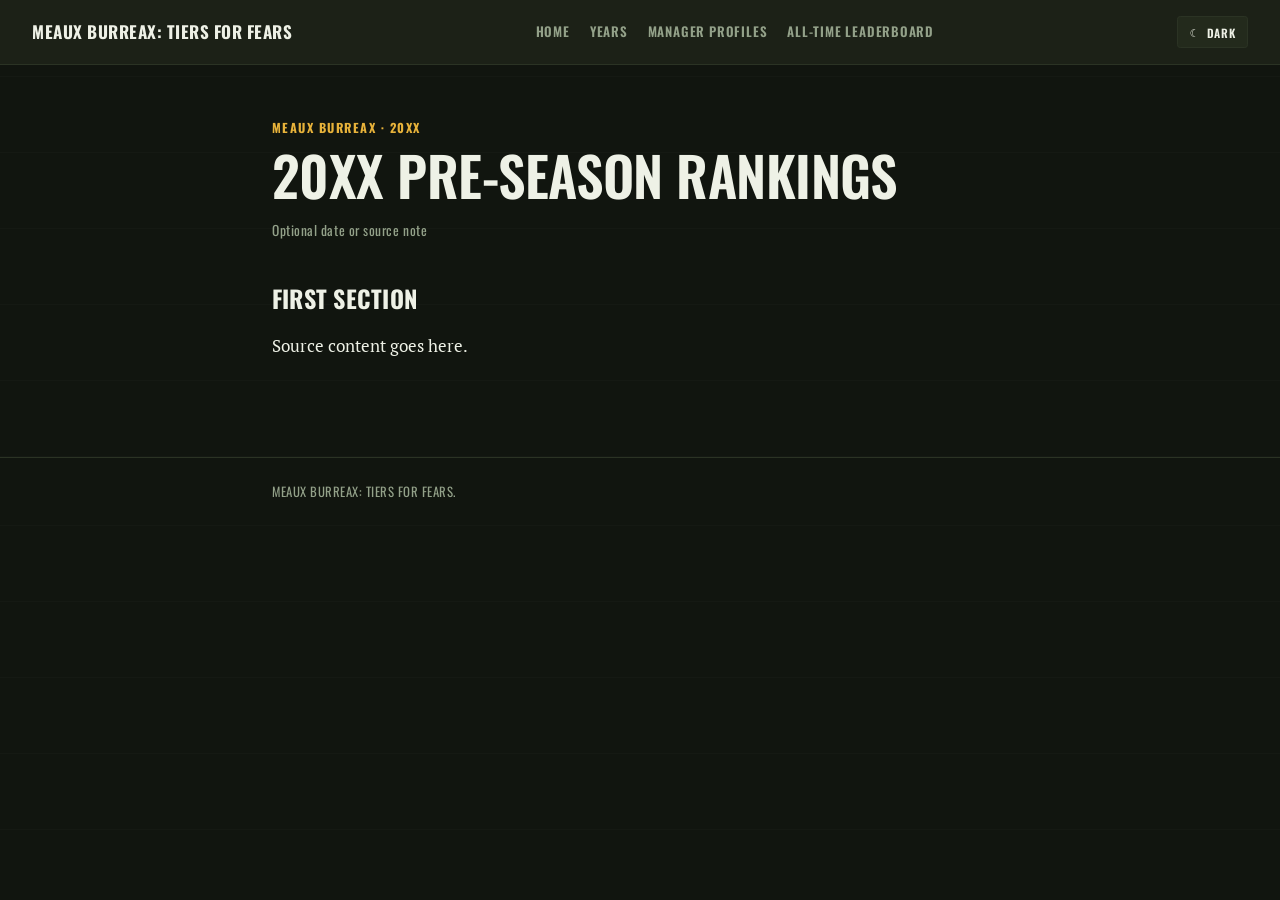
<file: pages/_template.html>
<!doctype html>
<html lang="en">
  <head>
    <script>
      (function () {
        try {
          var stored = localStorage.getItem('meaux-burreax-theme');
          document.documentElement.dataset.theme = stored === 'light' ? 'light' : 'dark';
        } catch (error) {
          document.documentElement.dataset.theme = 'dark';
        }
      })();
    </script>
    <meta charset="utf-8">
    <meta name="viewport" content="width=device-width, initial-scale=1">
    <meta name="description" content="Short description of this document.">
    <title>Season title · Meaux Burreax: Tiers for Fears</title>
    <link rel="preconnect" href="https://fonts.googleapis.com">
    <link rel="preconnect" href="https://fonts.gstatic.com" crossorigin>
    <link href="https://fonts.googleapis.com/css2?family=Oswald:wght@500;600;700&family=PT+Serif:ital,wght@0,400;0,700;1,400&display=swap" rel="stylesheet">
    <link rel="stylesheet" href="../assets/site.css">
    <script src="../assets/site.js" defer></script>
  </head>
  <body>
    <a class="skip-link" href="#main-content">Skip to content</a>
    <header class="site-header"><div class="site-header__inner"><a class="site-name" href="../index.html">Meaux Burreax: Tiers for Fears</a><nav aria-label="Primary navigation"><ul class="site-nav"><li><a href="../index.html">Home</a></li><li><a href="index.html">Years</a></li><li><a href="profiles.html">Manager Profiles</a></li><li><a href="leaderboard.html">All-Time Leaderboard</a></li></ul></nav><button type="button" class="theme-toggle" data-theme-toggle aria-pressed="false"><span class="theme-toggle__icon" aria-hidden="true">☾</span><span class="theme-toggle__label">Dark</span></button></div></header>
    <main id="main-content" class="content-wrap article">
      <p class="eyebrow">Meaux Burreax · 20XX</p>
      <h1>20XX Pre-Season Rankings</h1>
      <p class="article__meta">Optional date or source note</p>
      <!-- Preserve source wording. Use h2 for major sections and h3 for subsections. -->
      <h2>First section</h2>
      <p>Source content goes here.</p>
    </main>
    <footer class="site-footer"><div class="content-wrap"><p>Meaux Burreax: Tiers for Fears.</p></div></footer>
  </body>
</html>
</file>
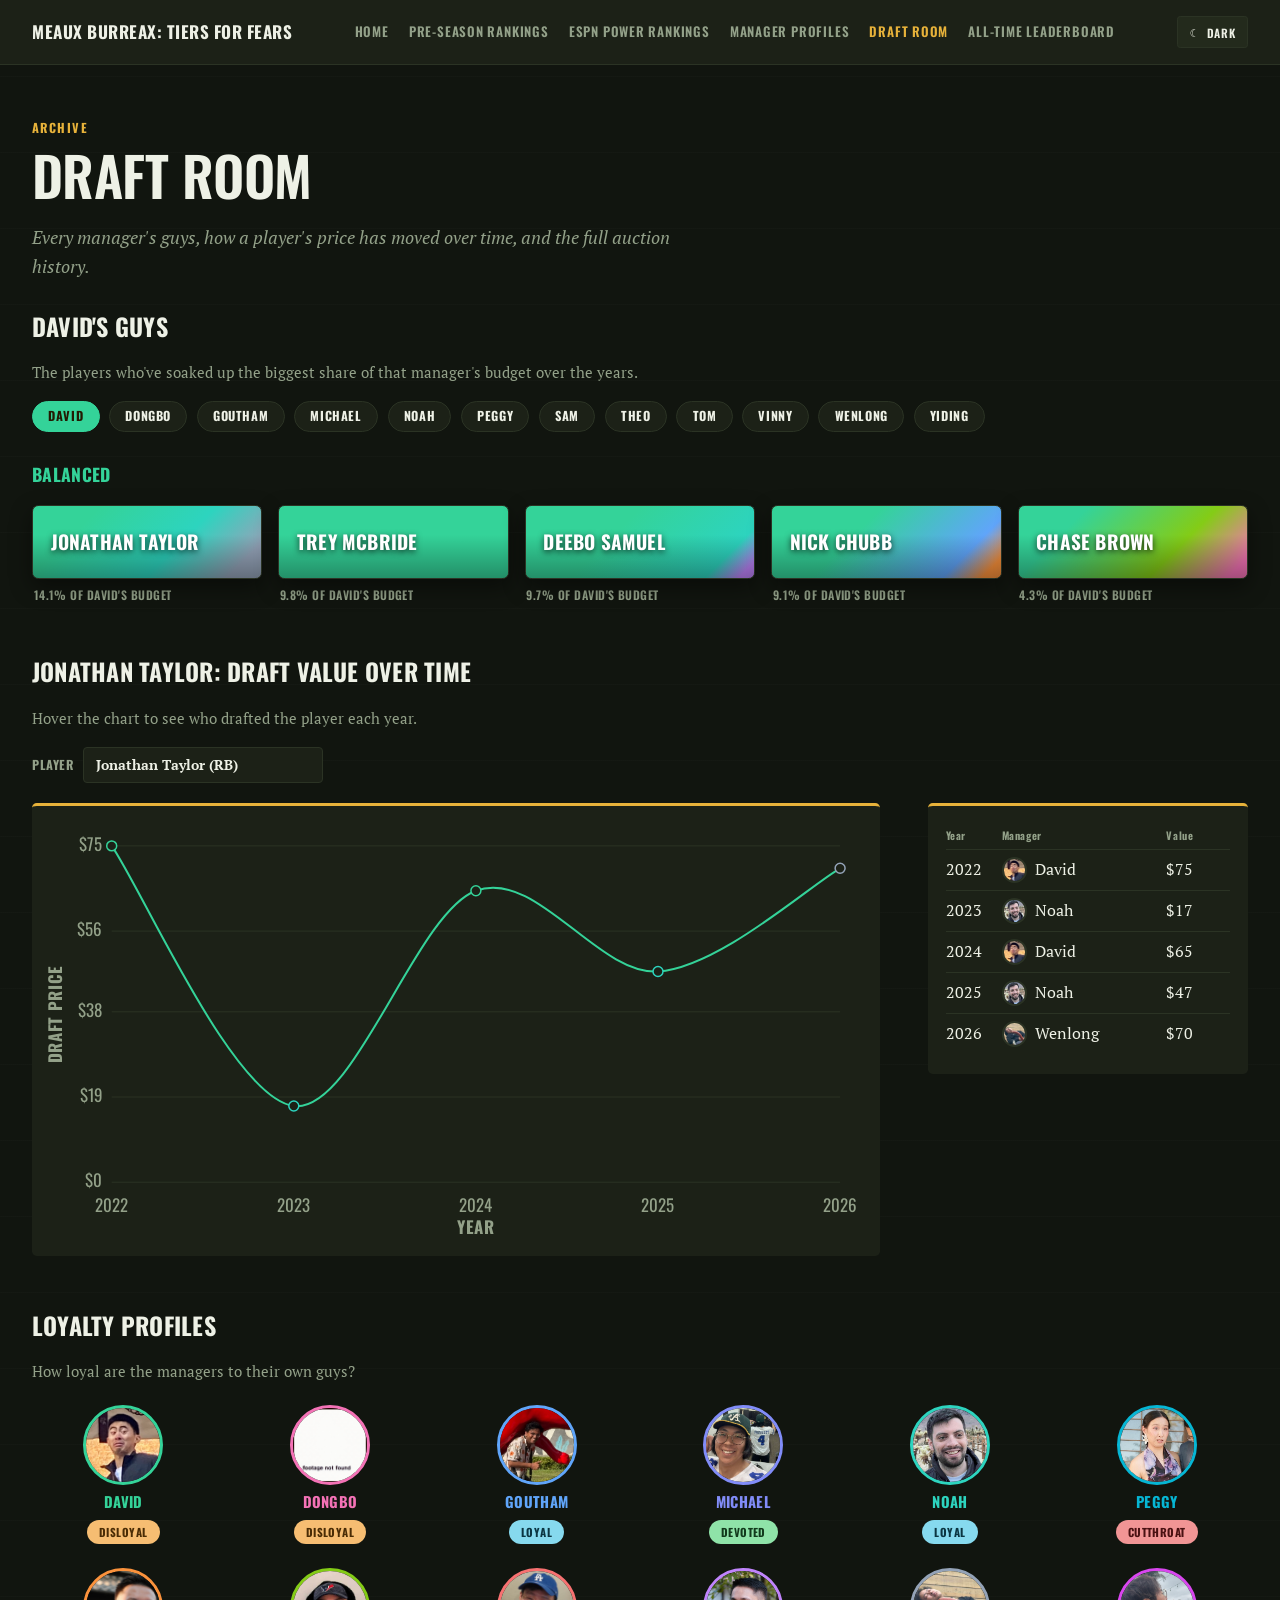
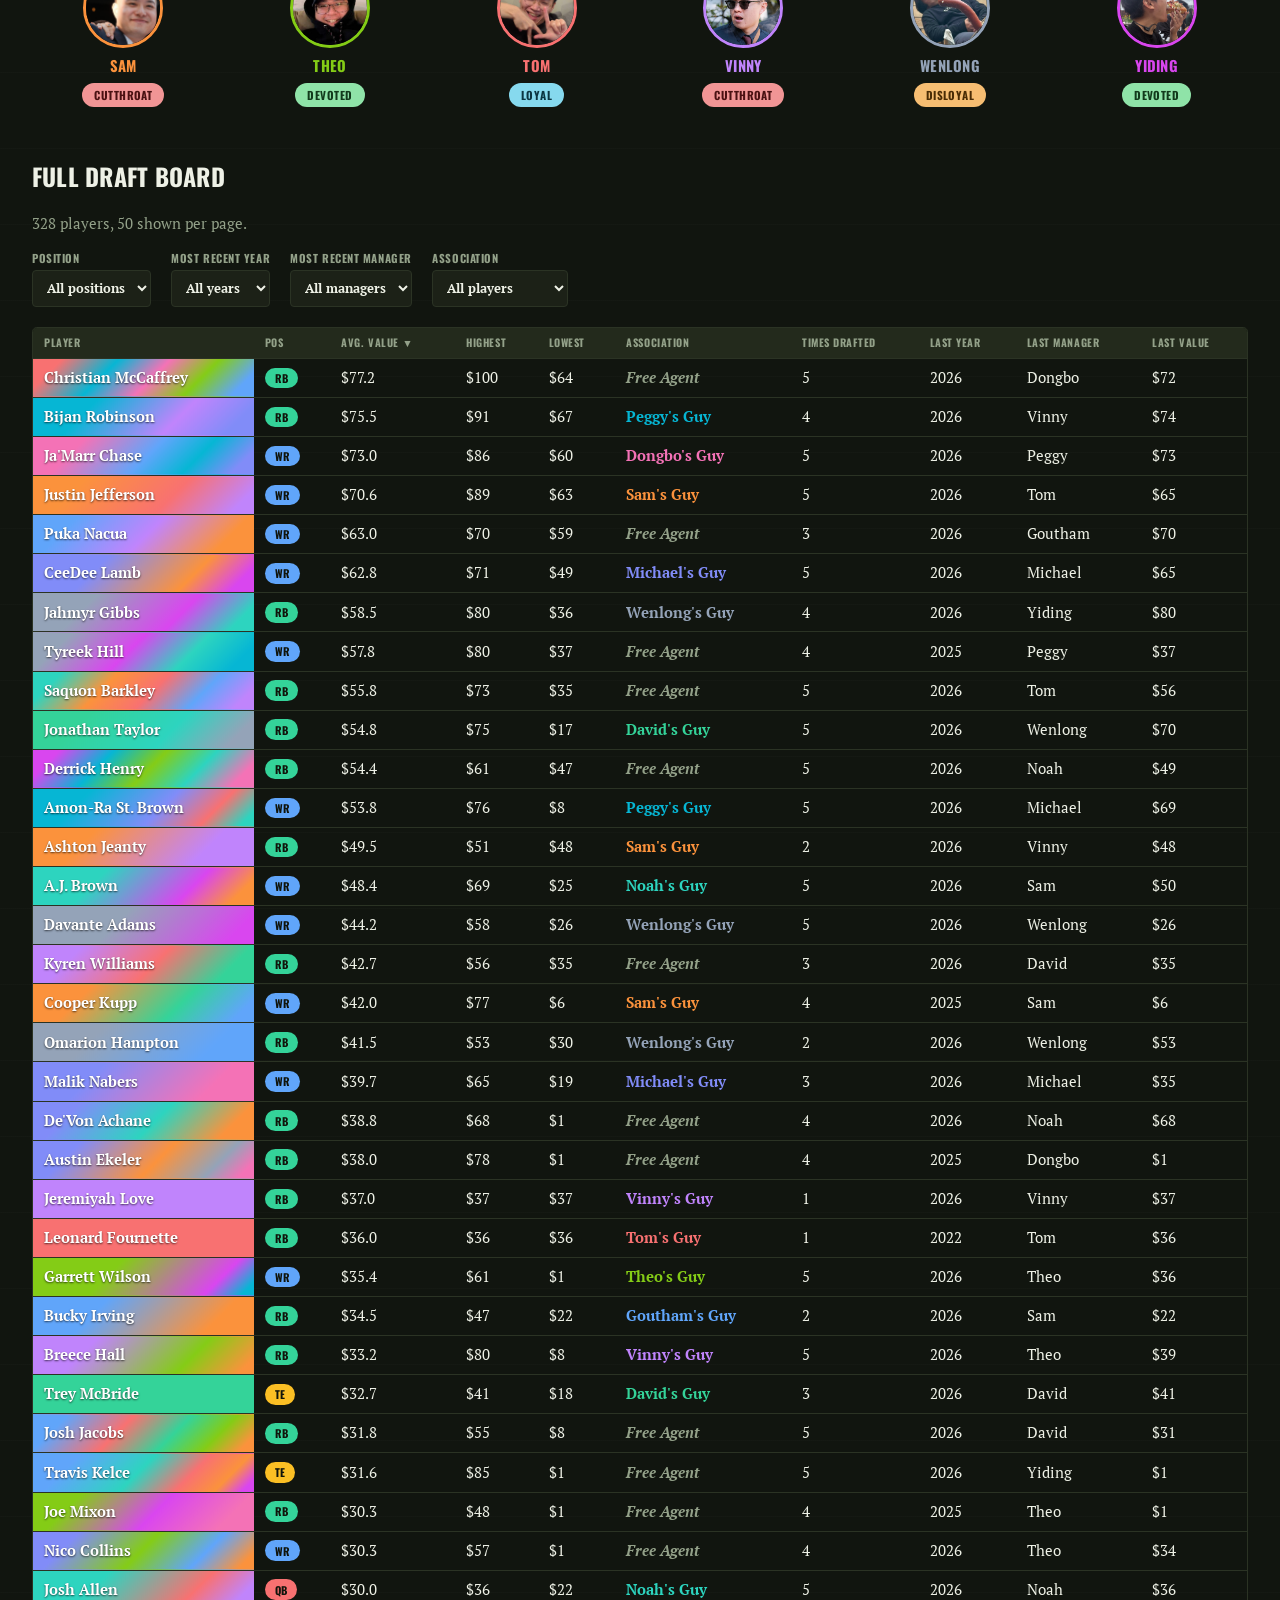
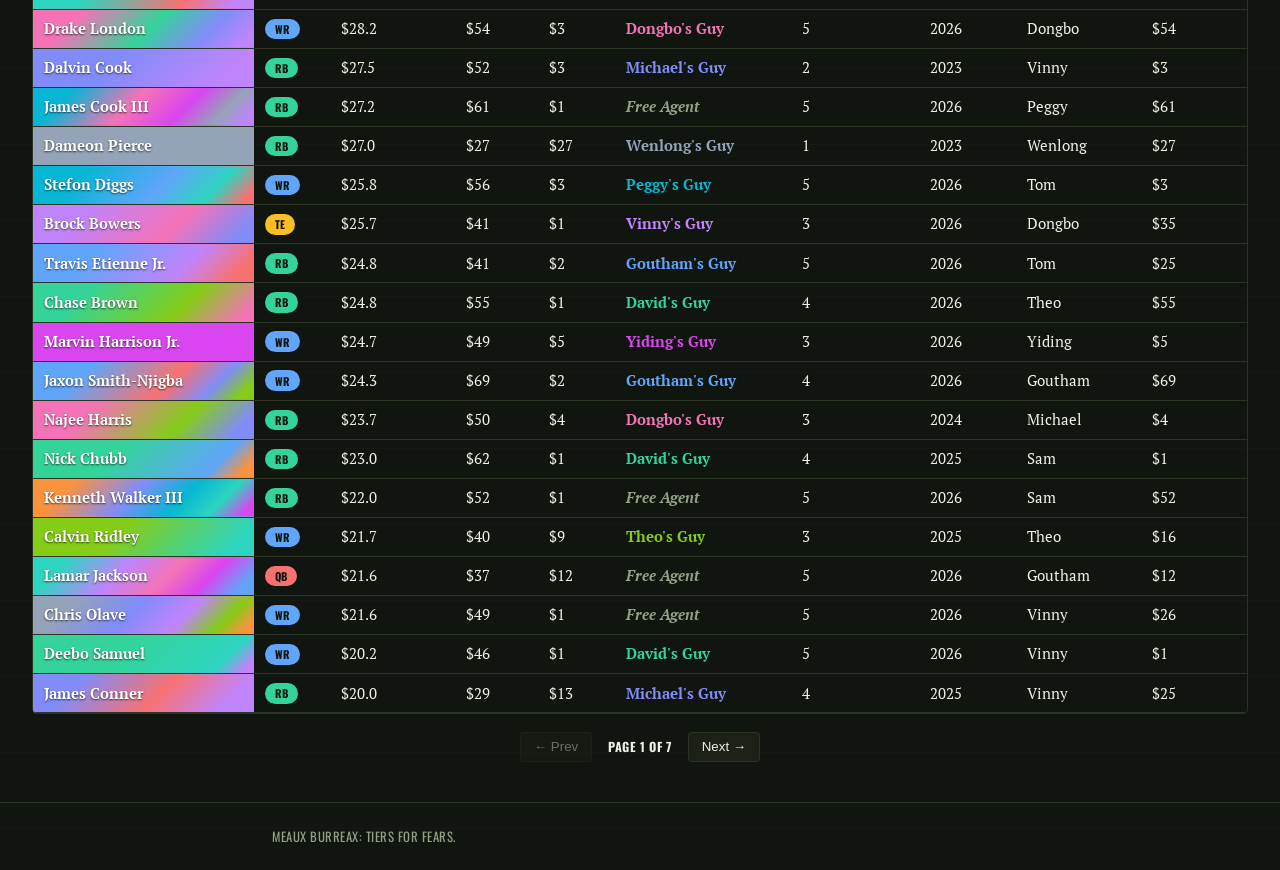
<file: pages/draftroom.html>
<!doctype html>
<html lang="en">
  <head>
    <script>
      (function () {
        try {
          var stored = localStorage.getItem('meaux-burreax-theme');
          document.documentElement.dataset.theme = stored === 'light' ? 'light' : 'dark';
        } catch (error) {
          document.documentElement.dataset.theme = 'dark';
        }
      })();
    </script>
    <meta charset="utf-8">
    <meta name="viewport" content="width=device-width, initial-scale=1">
    <meta name="description" content="Draft Room: every manager's guys, player value history, and the full Meaux Burreax draft board.">
    <title>Draft Room · Meaux Burreax: Tiers for Fears</title>
    <link rel="preconnect" href="https://fonts.googleapis.com">
    <link rel="preconnect" href="https://fonts.gstatic.com" crossorigin>
    <link href="https://fonts.googleapis.com/css2?family=Oswald:wght@500;600;700&family=PT+Serif:ital,wght@0,400;0,700;1,400&display=swap" rel="stylesheet">
    <link rel="stylesheet" href="../assets/site.css">
    <link rel="icon" type="image/png" href="../assets/images/favicon.png">
    <link rel="stylesheet" href="../assets/draftroom.css">
    <script src="../assets/site.js" defer></script>
    <script src="../assets/draftroom.js" defer></script>
  </head>
  <body>
    <a class="skip-link" href="#main-content">Skip to content</a>
    <header class="site-header">
      <div class="site-header__inner">
        <a class="site-name" href="../index.html">Meaux Burreax: Tiers for Fears</a>
        <nav aria-label="Primary navigation">
          <ul class="site-nav">
            <li><a href="../index.html">Home</a></li>
            <li><a href="index.html">Pre-Season Rankings</a></li>
	    <li><a href="power-rankings.html">ESPN Power Rankings</a></li>
            <li><a href="profiles.html">Manager Profiles</a></li>
	    <li><a aria-current="page" href="draftroom.html">Draft Room</a></li>
            <li><a href="leaderboard.html">All-Time Leaderboard</a></li>
          </ul>
        </nav><button type="button" class="theme-toggle" data-theme-toggle aria-pressed="false"><span class="theme-toggle__icon" aria-hidden="true">☾</span><span class="theme-toggle__label">Dark</span></button>
      </div>
    </header>
    <main id="main-content" class="content-wrap page-intro draft-room">
      <p class="eyebrow">Archive</p>
      <h1>Draft Room</h1>
      <p class="lede">Every manager's guys, how a player's price has moved over time, and the full auction history.</p>

      <section class="draft-section" aria-labelledby="draft-guys-title">
        <div class="draft-section-head">
          <h2 id="draft-guys-title">Manager&rsquo;s Guys</h2>
          <p class="draft-section-sub">The players who've soaked up the biggest share of that manager's budget over the years.</p>
        </div>
        <div id="draft-guys-buttons" class="member-buttons" role="group" aria-label="Choose a manager"></div>
        <div id="draft-guys-list" aria-live="polite"></div>
      </section>

      <section class="draft-section" id="draft-value-section" aria-labelledby="draft-chart-title">
        <div class="draft-section-head">
          <h2 id="draft-chart-title">Draft Value Over Time</h2>
          <p class="draft-section-sub">Hover the chart to see who drafted the player each year.</p>
        </div>
        <div class="draft-player-select">
          <label for="draft-player-select">Player</label>
          <input type="text" id="draft-player-select" list="draft-player-options" placeholder="Search players&hellip;" autocomplete="off">
          <datalist id="draft-player-options"></datalist>
        </div>
        <div class="draft-chart-layout">
          <div id="draft-value-chart" class="draft-value-chart" aria-live="polite"></div>
          <div id="draft-history-table" aria-live="polite"></div>
        </div>
      </section>

      <section class="draft-section" aria-labelledby="draft-loyalty-title">
        <div class="draft-section-head">
          <h2 id="draft-loyalty-title">Loyalty Profiles</h2>
          <p class="draft-section-sub">How loyal are the managers to their own guys?</p>
        </div>
        <div id="draft-loyalty-grid" class="loyalty-grid" aria-live="polite"></div>
      </section>

      <section class="draft-section" aria-labelledby="draft-table-title">
        <div class="draft-section-head">
          <h2 id="draft-table-title">Full Draft Board</h2>
          <p class="draft-section-sub" id="draft-row-count">Loading&hellip;</p>
        </div>
        <div class="draft-filters">
          <div class="draft-filter">
            <label for="draft-position-filter">Position</label>
            <select id="draft-position-filter"><option value="all">All positions</option></select>
          </div>
          <div class="draft-filter">
            <label for="draft-year-filter">Most recent year</label>
            <select id="draft-year-filter"><option value="all">All years</option></select>
          </div>
          <div class="draft-filter">
            <label for="draft-manager-filter">Most recent manager</label>
            <select id="draft-manager-filter"><option value="all">All managers</option></select>
          </div>
          <div class="draft-filter">
            <label for="draft-association-filter">Association</label>
            <select id="draft-association-filter"><option value="all">All players</option></select>
          </div>
        </div>
        <div class="draft-table-wrap">
          <table class="draft-table">
            <thead id="draft-table-head"></thead>
            <tbody id="draft-table-body"></tbody>
          </table>
        </div>
        <div id="draft-pagination" class="draft-pagination"></div>
      </section>
    </main>
    <footer class="site-footer"><div class="content-wrap"><p>Meaux Burreax: Tiers for Fears.</p></div></footer>
  </body>
</html>
</file>
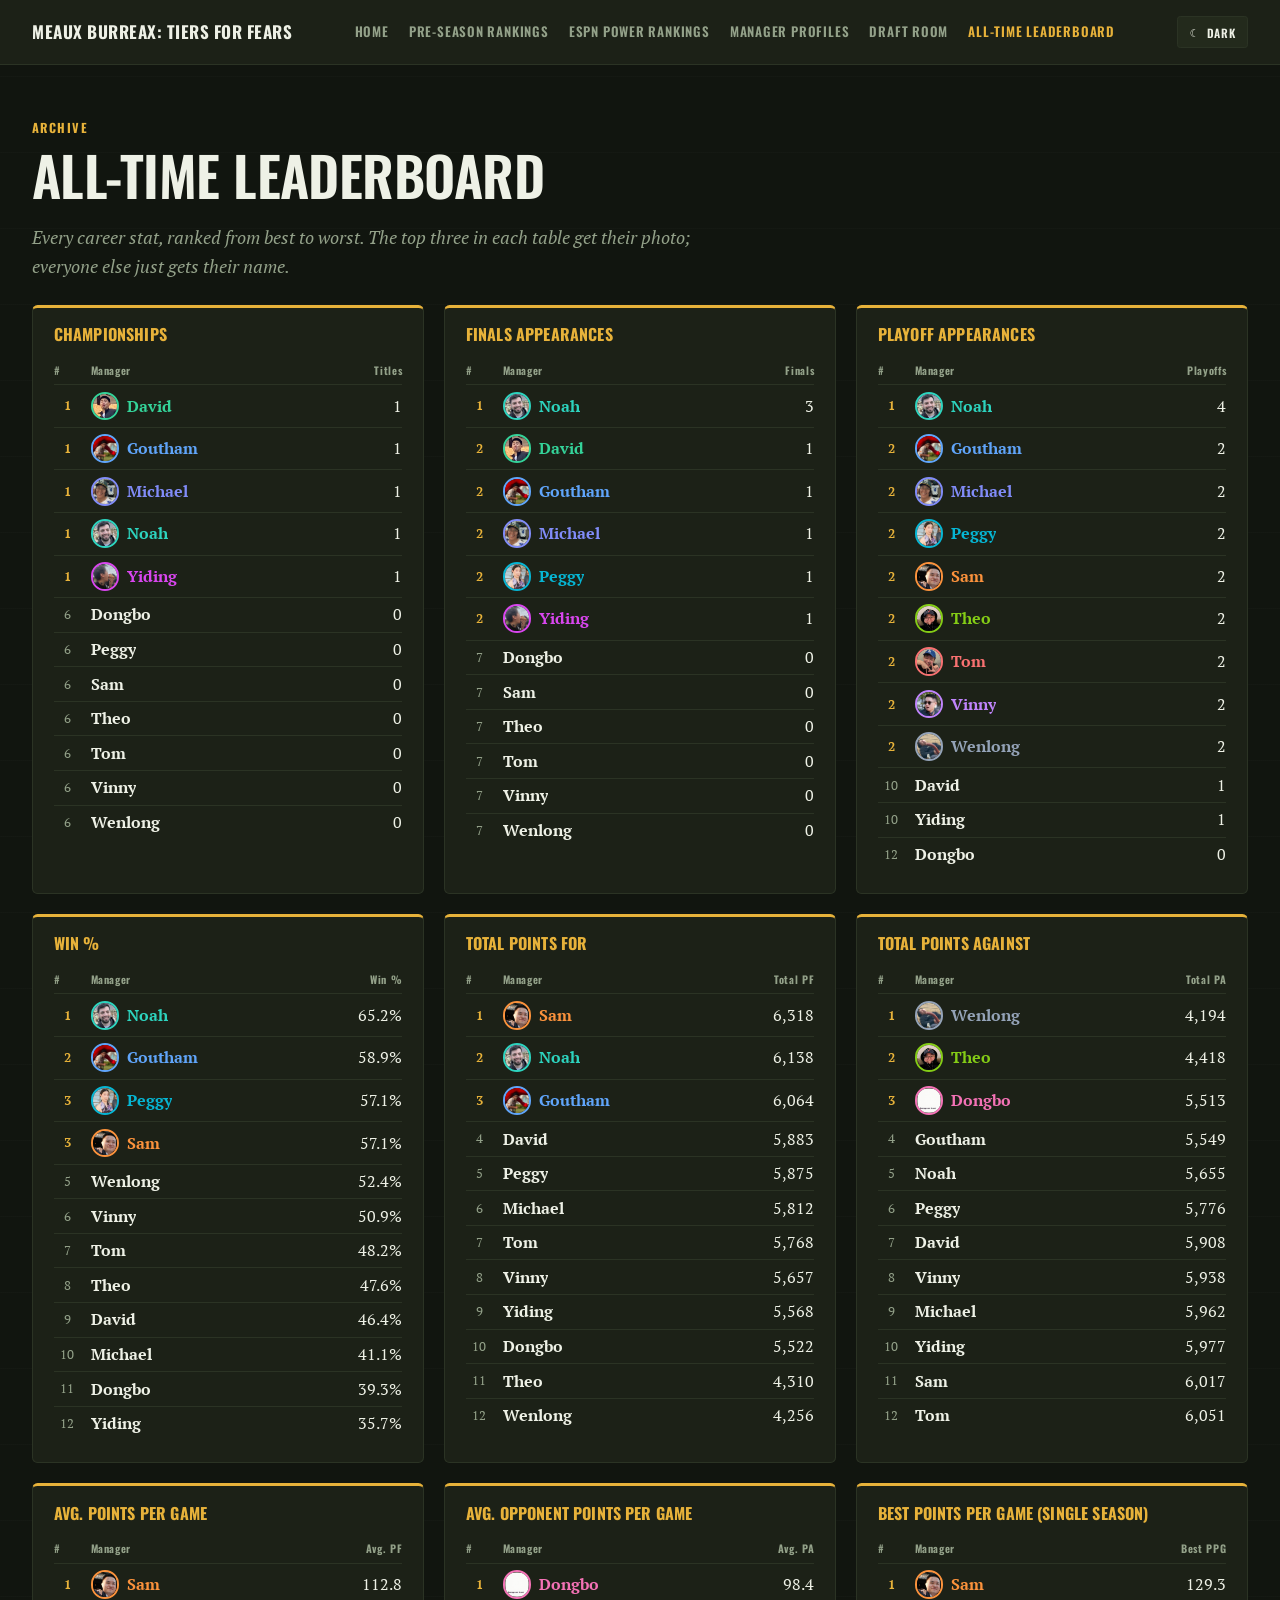
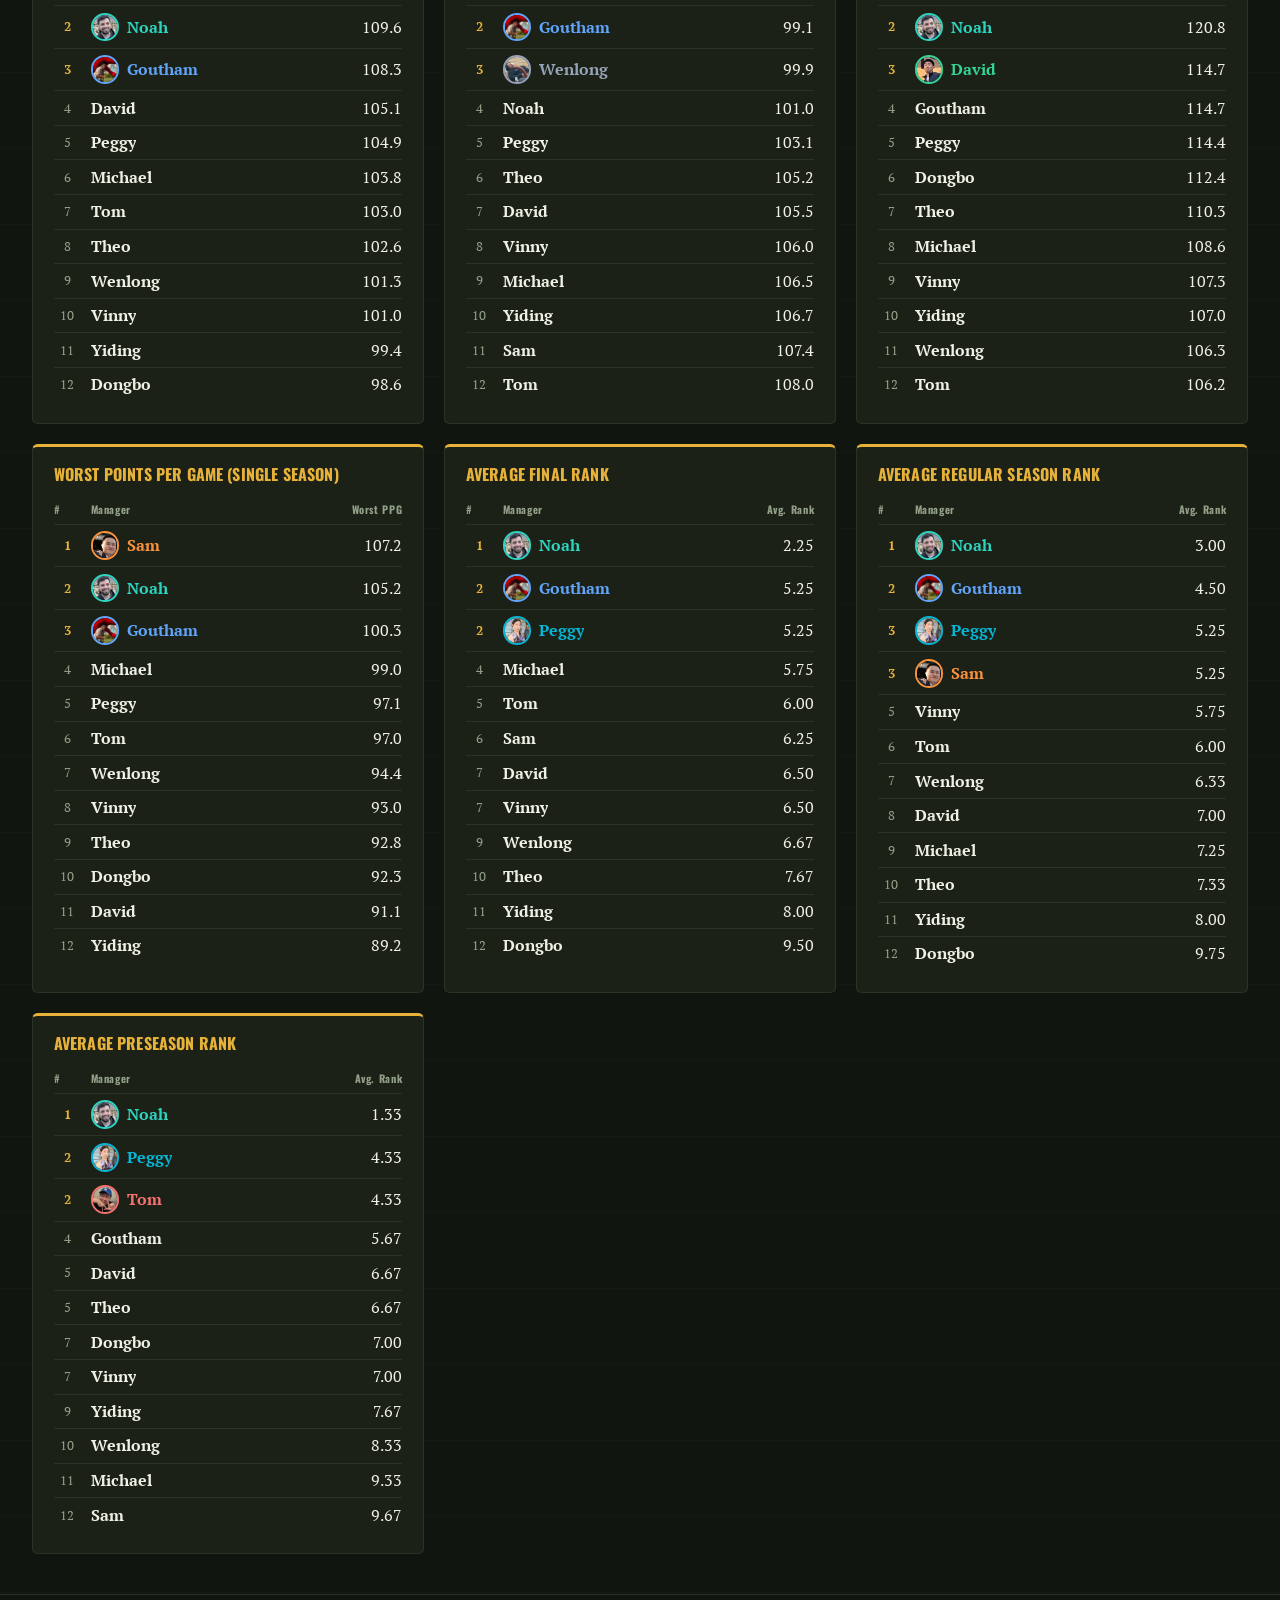
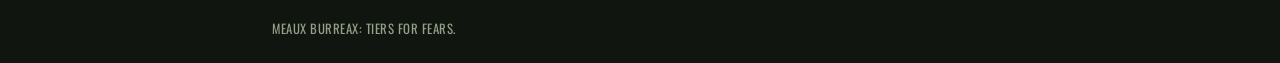
<file: pages/leaderboard.html>
<!doctype html>
<html lang="en">
  <head>
    <script>
      (function () {
        try {
          var stored = localStorage.getItem('meaux-burreax-theme');
          document.documentElement.dataset.theme = stored === 'light' ? 'light' : 'dark';
        } catch (error) {
          document.documentElement.dataset.theme = 'dark';
        }
      })();
    </script>
    <meta charset="utf-8">
    <meta name="viewport" content="width=device-width, initial-scale=1">
    <meta name="description" content="All-time career leaderboards for every Meaux Burreax manager.">
    <title>All-Time Leaderboard · Meaux Burreax: Tiers for Fears</title>
    <link rel="preconnect" href="https://fonts.googleapis.com">
    <link rel="preconnect" href="https://fonts.gstatic.com" crossorigin>
    <link href="https://fonts.googleapis.com/css2?family=Oswald:wght@500;600;700&family=PT+Serif:ital,wght@0,400;0,700;1,400&display=swap" rel="stylesheet">
    <link rel="stylesheet" href="../assets/site.css">
    <link rel="icon" type="image/png" href="../assets/images/favicon.png">
    <script src="../assets/site.js" defer></script>
  </head>
  <body>
    <a class="skip-link" href="#main-content">Skip to content</a>
    <header class="site-header">
      <div class="site-header__inner">
        <a class="site-name" href="../index.html">Meaux Burreax: Tiers for Fears</a>
        <nav aria-label="Primary navigation">
          <ul class="site-nav">
            <li><a href="../index.html">Home</a></li>
            <li><a href="index.html">Pre-Season Rankings</a></li>
            <li><a href="power-rankings.html">ESPN Power Rankings</a></li>
            <li><a href="profiles.html">Manager Profiles</a></li>
            <li><a href="draftroom.html">Draft Room</a></li>
            <li><a aria-current="page" href="leaderboard.html">All-Time Leaderboard</a></li>
          </ul>
        </nav><button type="button" class="theme-toggle" data-theme-toggle aria-pressed="false"><span class="theme-toggle__icon" aria-hidden="true">☾</span><span class="theme-toggle__label">Dark</span></button>
      </div>
    </header>
    <main id="main-content" class="content-wrap page-intro leaderboard-page">
      <p class="eyebrow">Archive</p>
      <h1>All-Time Leaderboard</h1>
      <p class="lede">Every career stat, ranked from best to worst. The top three in each table get their photo; everyone else just gets their name.</p>
      <div
        id="leaderboard-grid"
        class="leaderboard-grid"
        aria-live="polite"
        data-tier-src="../assets/data/tier-rankings.csv"
        data-results-src="../assets/data/season-results.csv"
        data-wins-src="../assets/data/wins.csv"
        data-losses-src="../assets/data/losses.csv"
        data-ties-src="../assets/data/ties.csv"
        data-points-for-src="../assets/data/points_for.csv"
        data-points-against-src="../assets/data/points_against.csv"
        data-reg-season-src="../assets/data/reg-season-rankings.csv"
      ></div>
    </main>
    <footer class="site-footer"><div class="content-wrap"><p>Meaux Burreax: Tiers for Fears.</p></div></footer>
  </body>
</html>
</file>
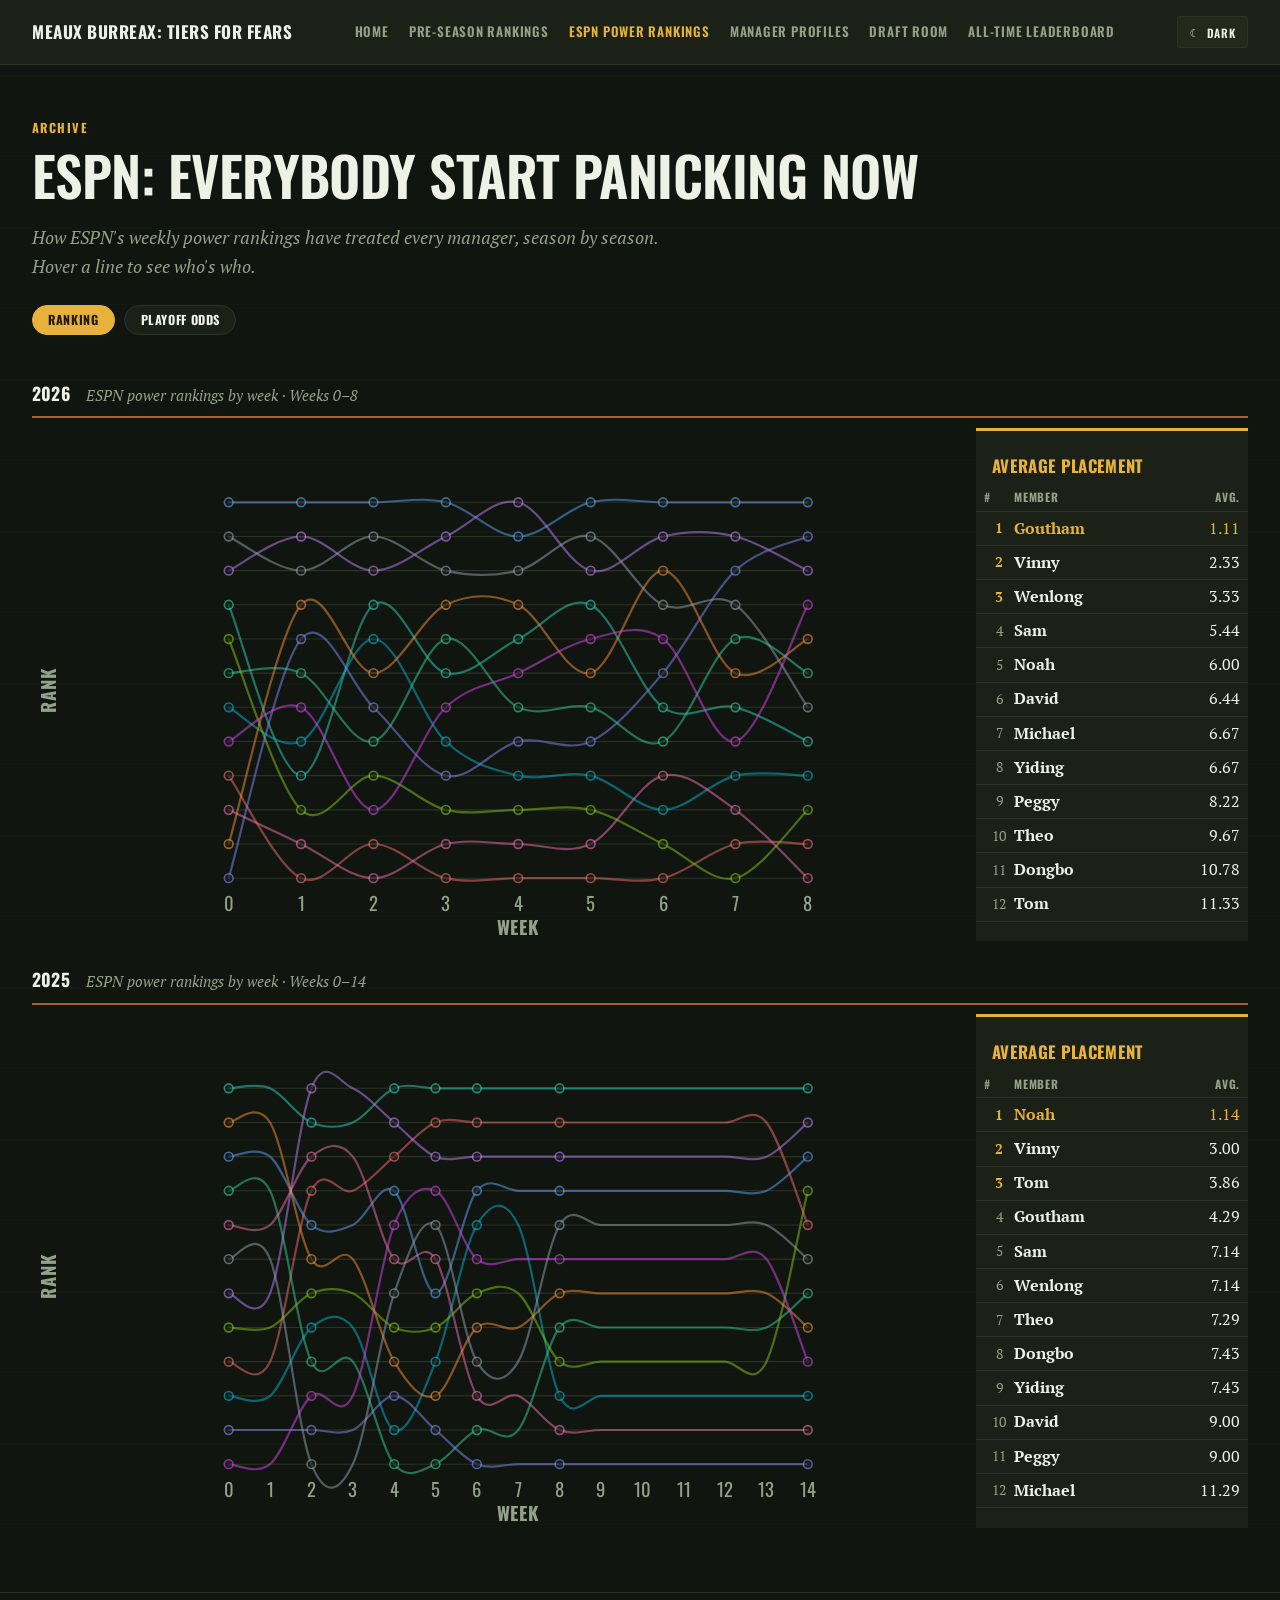
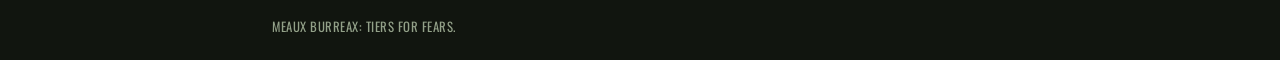
<file: pages/power-rankings.html>
<!doctype html>
<html lang="en">
  <head>
    <script>
      (function () {
        try {
          var stored = localStorage.getItem('meaux-burreax-theme');
          document.documentElement.dataset.theme = stored === 'light' ? 'light' : 'dark';
        } catch (error) {
          document.documentElement.dataset.theme = 'dark';
        }
      })();
    </script>
    <meta charset="utf-8">
    <meta name="viewport" content="width=device-width, initial-scale=1">
    <meta name="description" content="ESPN: Everybody Start Panicking Now. Weekly ESPN power rankings for every Meaux Burreax manager, by season.">
    <title>ESPN Power Rankings · Meaux Burreax: Tiers for Fears</title>
    <link rel="preconnect" href="https://fonts.googleapis.com">
    <link rel="preconnect" href="https://fonts.gstatic.com" crossorigin>
    <link href="https://fonts.googleapis.com/css2?family=Oswald:wght@500;600;700&family=PT+Serif:ital,wght@0,400;0,700;1,400&display=swap" rel="stylesheet">
    <link rel="stylesheet" href="../assets/site.css?v=3">
    <link rel="stylesheet" href="../assets/powerrankings.css?v=4">
    <link rel="icon" type="image/png" href="../assets/images/favicon.png">
    <script src="../assets/site.js?v=3" defer></script>
    <script src="../assets/powerrankings.js?v=4" defer></script>
  </head>
  <body>
    <a class="skip-link" href="#main-content">Skip to content</a>
    <header class="site-header">
      <div class="site-header__inner">
        <a class="site-name" href="../index.html">Meaux Burreax: Tiers for Fears</a>
        <nav aria-label="Primary navigation">
          <ul class="site-nav">
            <li><a href="../index.html">Home</a></li>
            <li><a href="index.html">Pre-Season Rankings</a></li>
            <li><a aria-current="page" href="power-rankings.html">ESPN Power Rankings</a></li>
            <li><a href="profiles.html">Manager Profiles</a></li>
            <li><a href="draftroom.html">Draft Room</a></li>
            <li><a href="leaderboard.html">All-Time Leaderboard</a></li>
          </ul>
        </nav><button type="button" class="theme-toggle" data-theme-toggle aria-pressed="false"><span class="theme-toggle__icon" aria-hidden="true">☾</span><span class="theme-toggle__label">Dark</span></button>
      </div>
    </header>
    <main id="main-content">
      <section class="content-wrap page-intro power-intro">
        <p class="eyebrow">Archive</p>
        <h1>ESPN: Everybody Start Panicking Now</h1>
        <p class="lede">How ESPN's weekly power rankings have treated every manager, season by season. Hover a line to see who's who.</p>
        <div id="power-mode-buttons" class="member-buttons" role="group" aria-label="Choose chart metric">
          <button type="button" class="member-button is-active" data-mode="rank" aria-pressed="true">Ranking</button>
          <button type="button" class="member-button" data-mode="odds" aria-pressed="false">Playoff Odds</button>
        </div>
      </section>
      <section
        id="power-stack"
        class="charts-stack"
        aria-label="Weekly power rankings by year"
        data-src="../assets/data/espn-weekly-rankings.csv"
      ></section>
    </main>
    <footer class="site-footer"><div class="content-wrap"><p>Meaux Burreax: Tiers for Fears.</p></div></footer>
  </body>
</html>
</file>
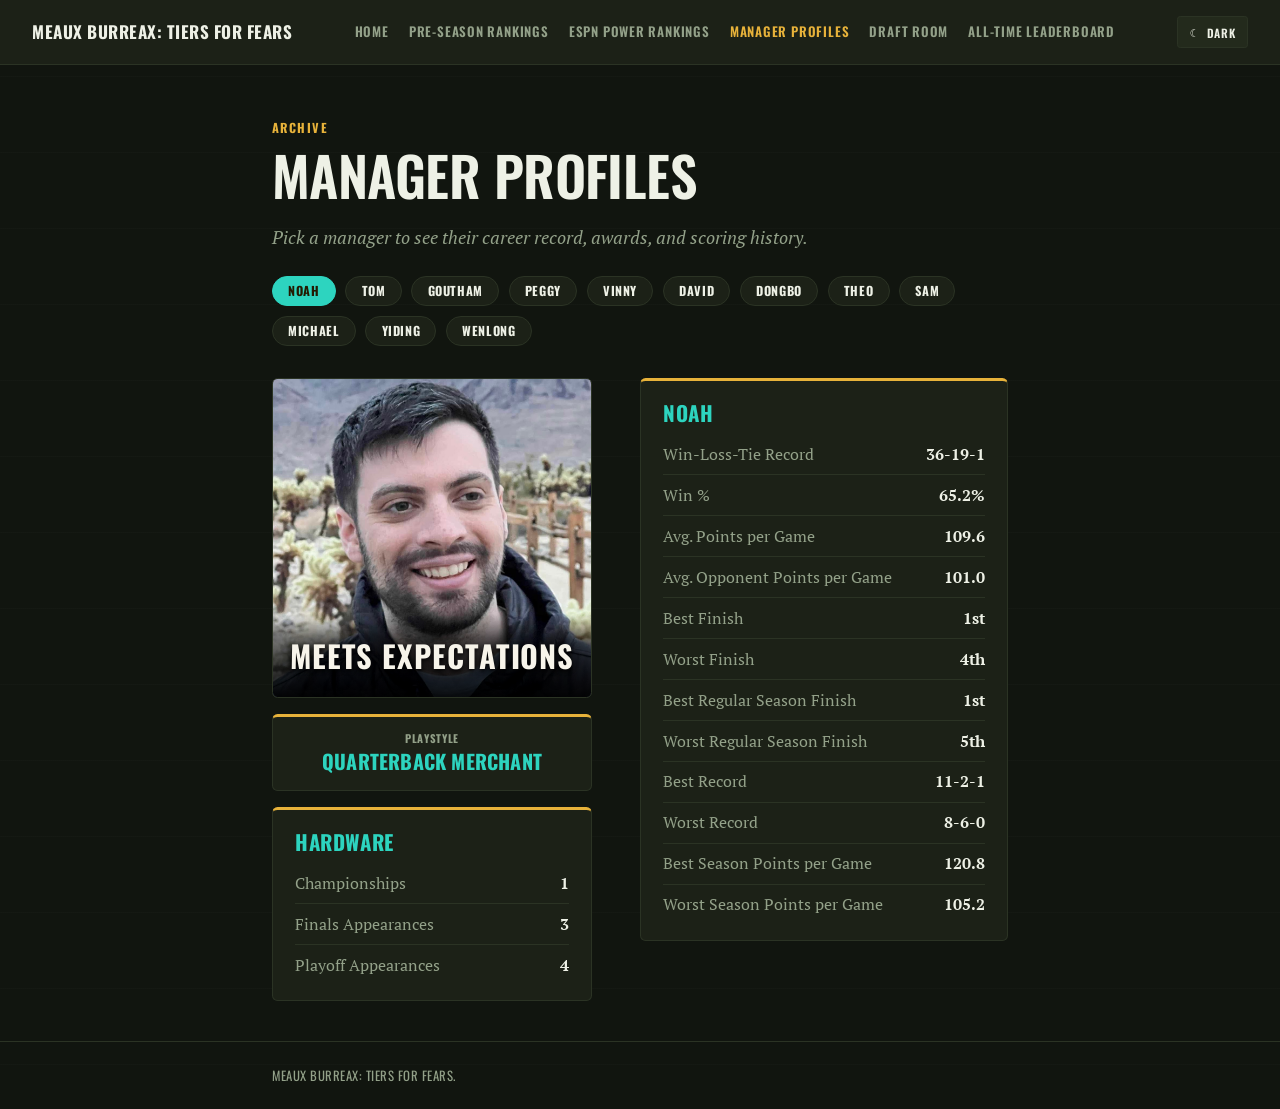
<file: pages/profiles.html>
<!doctype html>
<html lang="en">
  <head>
    <script>
      (function () {
        try {
          var stored = localStorage.getItem('meaux-burreax-theme');
          document.documentElement.dataset.theme = stored === 'light' ? 'light' : 'dark';
        } catch (error) {
          document.documentElement.dataset.theme = 'dark';
        }
      })();
    </script>
    <meta charset="utf-8">
    <meta name="viewport" content="width=device-width, initial-scale=1">
    <meta name="description" content="Career stats and records for every Meaux Burreax manager.">
    <title>Manager Profiles · Meaux Burreax: Tiers for Fears</title>
    <link rel="preconnect" href="https://fonts.googleapis.com">
    <link rel="preconnect" href="https://fonts.gstatic.com" crossorigin>
    <link href="https://fonts.googleapis.com/css2?family=Oswald:wght@500;600;700&family=PT+Serif:ital,wght@0,400;0,700;1,400&display=swap" rel="stylesheet">
    <link rel="stylesheet" href="../assets/site.css">
    <link rel="icon" type="image/png" href="../assets/images/favicon.png">
    <script src="../assets/site.js" defer></script>
  </head>
  <body>
    <a class="skip-link" href="#main-content">Skip to content</a>
    <header class="site-header">
      <div class="site-header__inner">
        <a class="site-name" href="../index.html">Meaux Burreax: Tiers for Fears</a>
        <nav aria-label="Primary navigation">
          <ul class="site-nav">
            <li><a href="../index.html">Home</a></li>
            <li><a href="index.html">Pre-Season Rankings</a></li>
            <li><a href="power-rankings.html">ESPN Power Rankings</a></li>
            <li><a aria-current="page" href="profiles.html">Manager Profiles</a></li>
            <li><a href="draftroom.html">Draft Room</a></li>
            <li><a href="leaderboard.html">All-Time Leaderboard</a></li>
          </ul>
        </nav><button type="button" class="theme-toggle" data-theme-toggle aria-pressed="false"><span class="theme-toggle__icon" aria-hidden="true">☾</span><span class="theme-toggle__label">Dark</span></button>
      </div>
    </header>
    <main id="main-content" class="content-wrap page-intro profile-page">
      <p class="eyebrow">Archive</p>
      <h1>Manager Profiles</h1>
      <p class="lede">Pick a manager to see their career record, awards, and scoring history.</p>
      <div
        id="profile-buttons"
        class="member-buttons"
        role="group"
        aria-label="Choose a manager to inspect"
        data-tier-src="../assets/data/tier-rankings.csv"
        data-results-src="../assets/data/season-results.csv"
        data-wins-src="../assets/data/wins.csv"
        data-losses-src="../assets/data/losses.csv"
        data-ties-src="../assets/data/ties.csv"
        data-points-for-src="../assets/data/points_for.csv"
        data-points-against-src="../assets/data/points_against.csv"
        data-reg-season-src="../assets/data/reg-season-rankings.csv"
        data-position-breakdown-src="../assets/data/manager-position-pct-breakdown.csv"
      ></div>
      <div class="profile-layout">
        <div class="profile-photo-col">
          <div id="profile-photo" class="profile-photo" aria-live="polite"></div>
          <section id="profile-playstyle" class="profile-playstyle" aria-live="polite" aria-label="Selected manager's playstyle"></section>
          <section id="profile-hardware" class="profile-hardware" aria-live="polite" aria-label="Selected manager's championships and postseason appearances"></section>
        </div>
        <section id="profile-stats" class="profile-stats" aria-live="polite" aria-label="Selected manager's stats"></section>
      </div>
    </main>
    <footer class="site-footer"><div class="content-wrap"><p>Meaux Burreax: Tiers for Fears.</p></div></footer>
  </body>
</html>
</file>
<file: assets/site.css>
/* ---------------------------------------------------------------------
   Meaux Burreax: Tiers for Fears — theme tokens
   Dark ("night game under the lights") is the default; a toggle in the
   header switches to a chalk/parchment light theme. Chart-series colors
   are intentionally theme-independent so a manager's line color never
   changes, no matter which chart or theme it's viewed in.
--------------------------------------------------------------------- */
:root {
  --bg: #11150f;
  --bg-alt: #171b12;
  --surface: #1c2117;
  --surface-2: #232a1c;
  --ink: #eef1e6;
  --muted: #93a189;
  --line: #2b3324;
  --accent: #e7b23a;
  --accent-strong: #f4c869;
  --accent-ink: #241a02;
  --pigskin: #a9622f;
  --shadow: rgba(0, 0, 0, .45);
  --max: 46rem;
  color-scheme: dark;
}

:root[data-theme="light"] {
  --bg: #f6f2e7;
  --bg-alt: #efe8d6;
  --surface: #fffdf7;
  --surface-2: #f2ecdb;
  --ink: #201d0f;
  --muted: #6b6650;
  --line: #ddd4bb;
  --accent: #a9720c;
  --accent-strong: #8a5a09;
  --accent-ink: #fffaf0;
  --pigskin: #8a5a34;
  --shadow: rgba(30, 24, 8, .12);
  color-scheme: light;
}

* { box-sizing: border-box; }
html { scroll-behavior: smooth; }
body {
  margin: 0;
  color: var(--ink);
  background: var(--bg);
  background-image:
    repeating-linear-gradient(180deg, rgba(255, 255, 255, .015) 0 1px, transparent 1px 4.75rem);
  font: 1.0625rem/1.65 "PT Serif", Georgia, "Times New Roman", serif;
  transition: background-color .2s ease, color .2s ease;
}
a { color: var(--accent); text-underline-offset: .16em; }
a:hover { color: var(--accent-strong); }
:focus-visible { outline: 3px solid var(--accent); outline-offset: 3px; }
.skip-link { position: absolute; left: -9999px; }
.skip-link:focus { left: 1rem; top: 1rem; z-index: 2; padding: .5rem .75rem; background: var(--surface); }

/* Headline / label typeface: condensed, tracked, upper-case throughout. */
h1, h2, h3,
.site-name, .site-nav a, .button, .theme-toggle,
.eyebrow, .tier > h2, .manager h3,
.standings-head, .chart-name, .chart-axis-title,
.chart-title, .chart-subtitle, .library-item h2 {
  font-family: "Oswald", "Arial Narrow", system-ui, sans-serif;
  text-transform: uppercase;
}

.site-header { border-bottom: 1px solid var(--line); background: var(--surface); }
.site-header__inner, .content-wrap { width: min(calc(100% - 2.5rem), var(--max)); margin: auto; }
/* On the homepage, the header and hero are widened to match the charts-stack
   width below (76rem) so the title, nav, and chart edges all line up rather
   than the header looking narrower than the content beneath it. */
/* The header bar is the same width on every page, using the homepage as the
   standard (76rem) rather than the narrower 46rem prose column, so the nav
   never wraps awkwardly on pages with more items than the homepage has. */
.site-header__inner { width: min(calc(100% - 2.5rem), 76rem); }
body.home .hero, body.home .kpi-section { width: min(calc(100% - 2.5rem), 76rem); }
.hero h1 { max-width: none; }
.site-header__inner { min-height: 4rem; display: flex; align-items: center; justify-content: space-between; gap: 1rem; }
.site-name { color: var(--ink); font-weight: 700; letter-spacing: .03em; text-decoration: none; }
.site-nav { display: flex; align-items: center; gap: 1.25rem; padding: 0; margin: 0; list-style: none; font-size: .82rem; }
.site-nav a { color: var(--muted); font-weight: 600; letter-spacing: .06em; text-decoration: none; }
.site-nav a:hover { color: var(--ink); }
.site-nav a[aria-current="page"] { color: var(--accent); }

.theme-toggle {
  display: inline-flex; align-items: center; gap: .4rem;
  padding: .4rem .7rem;
  color: var(--ink); background: var(--surface-2);
  border: 1px solid var(--line); border-radius: .2rem;
  font-size: .72rem; font-weight: 600; letter-spacing: .07em;
  cursor: pointer;
}
.theme-toggle:hover { border-color: var(--accent); color: var(--accent); }
.theme-toggle__icon { font-size: .95em; }

.hero, .page-intro { padding-top: clamp(2.25rem, 6vw, 3.5rem); padding-bottom: clamp(1.75rem, 4vw, 2.5rem); }
.page-intro { min-height: 0; }
.eyebrow { margin: 0 0 .5rem; color: var(--accent); font: 700 .78rem/1.2 "Oswald", sans-serif; letter-spacing: .12em; }
h1, h2, h3 { line-height: 1.15; }
h1 { max-width: 20ch; margin: 0; font-weight: 600; font-size: clamp(2rem, 5.5vw, 3.4rem); letter-spacing: -.01em; }
h2 { margin-top: 2.75rem; font-size: 1.5rem; letter-spacing: .01em; }
h3 { margin-top: 2rem; font-size: 1.15rem; letter-spacing: .02em; }
.lede { max-width: 42rem; margin: 1rem 0 1.5rem; color: var(--muted); font-size: 1.1rem; font-style: italic; }
.button {
  display: inline-block; padding: .65rem 1.1rem;
  color: var(--accent-ink); background: var(--accent);
  border-radius: .2rem;
  font: 700 .85rem/1.2 "Oswald", sans-serif; letter-spacing: .06em;
  text-decoration: none;
}
.button:hover { background: var(--accent-strong); color: var(--accent-ink); }
.hero-actions { display: flex; flex-wrap: wrap; gap: .75rem; margin: 0; }

.library-list { display: grid; gap: 1rem; margin-top: 2.5rem; }
.library-item { display: block; padding: 1.25rem; color: inherit; background: var(--surface); border: 1px solid var(--line); border-radius: .3rem; text-decoration: none; }
.library-item:hover { border-color: var(--accent); }
.library-item h2 { margin: 0; font-size: 1.1rem; }
.library-item p { margin: .35rem 0 0; color: var(--muted); font-family: "PT Serif", Georgia, serif; text-transform: none; }

.article { padding-top: clamp(2rem, 6vw, 3.5rem); padding-bottom: 5rem; }
.article h1 { max-width: none; }
.article__meta { color: var(--muted); font: .85rem/1.5 "Oswald", sans-serif; letter-spacing: .04em; }
.article__meta a { text-transform: uppercase; }
.article blockquote { margin: 2rem 0; padding: .25rem 1.25rem; border-left: 3px solid var(--pigskin); color: var(--muted); font-style: italic; }
.rankings > .source-title { margin: .5rem 0 2.5rem; color: var(--muted); font: 700 .85rem/1.4 "Oswald", sans-serif; letter-spacing: .1em; }
.rankings > .season-intro { margin: .5rem 0 3rem; color: var(--muted); font-size: 1.15rem; line-height: 1.65; font-style: italic; }
.tier { margin-top: 4rem; }
.tier > h2 { margin: 0; padding-bottom: .6rem; border-bottom: 2px solid var(--pigskin); font-size: clamp(1.5rem, 3.6vw, 2rem); }
.tier > p { color: var(--muted); font-family: "PT Serif", Georgia, serif; font-style: italic; text-transform: none; }
.manager { margin: 2rem 0; padding: 1.5rem; background: var(--surface); border: 1px solid var(--line); border-radius: .35rem; }
.manager h3 { margin: 0 0 1rem; color: var(--accent); font-size: 1.3rem; }
.manager p { margin: 1rem 0 0; }
.manager .weakness { padding-top: 1rem; color: var(--muted); border-top: 1px dashed var(--line); font: .92rem/1.55 "PT Serif", Georgia, serif; font-style: italic; }
.source-image { margin: 2rem 0; }
.source-image img { display: block; max-width: 100%; height: auto; margin: auto; border-radius: .3rem; border: 1px solid var(--line); }

/* ---------------------------------------------------------------------
   KPI tiles: pre-season tier list accuracy, shown above the history
   charts. Always exactly four columns, one row — never wraps, even on
   narrow screens, since a partial second row would look broken here.
--------------------------------------------------------------------- */
.kpi-section { padding-top: 0; padding-bottom: 1.5rem; }
.kpi-caption { margin: .35rem 0 1.25rem; max-width: 42rem; color: var(--muted); font-family: "PT Serif", Georgia, serif; font-size: .95rem; }
.kpi-row { display: grid; grid-template-columns: repeat(4, minmax(0, 1fr)); gap: .75rem; }
.kpi-tile { position: relative; min-width: 0; padding: 1rem .85rem 1.15rem; background: var(--surface); border: 1px solid var(--line); border-top: 3px solid var(--accent); border-radius: .3rem; }
.kpi-value { margin: 0; overflow-wrap: break-word; color: var(--ink); font-family: "Oswald", sans-serif; font-size: clamp(1.15rem, 4vw, 1.75rem); font-weight: 700; letter-spacing: -.01em; font-variant-numeric: tabular-nums; }
.kpi-label { display: flex; align-items: center; gap: .35rem; margin: .4rem 0 0; color: var(--muted); font-family: "Oswald", sans-serif; font-size: .68rem; font-weight: 600; letter-spacing: .05em; text-transform: uppercase; }
.kpi-info { display: inline-flex; align-items: center; justify-content: center; flex: none; width: .95rem; height: .95rem; padding: 0; color: var(--accent); background: transparent; border: 1px solid var(--accent); border-radius: 50%; font-family: "Oswald", sans-serif; font-size: .6rem; font-weight: 700; text-transform: none; letter-spacing: 0; cursor: help; }
.kpi-info:hover, .kpi-info:focus-visible { color: var(--accent-ink); background: var(--accent); }
.kpi-tooltip { position: absolute; z-index: 1; left: .5rem; right: .5rem; bottom: calc(100% + .5rem); padding: .65rem .75rem; color: var(--ink); background: var(--surface-2); border: 1px solid var(--line); border-radius: .3rem; box-shadow: 0 .6rem 1.4rem var(--shadow); font-family: "PT Serif", Georgia, serif; font-size: .82rem; line-height: 1.45; text-transform: none; letter-spacing: 0; opacity: 0; visibility: hidden; transform: translateY(.25rem); transition: opacity .14s ease, transform .14s ease, visibility .14s; pointer-events: none; }
.kpi-info:hover + .kpi-tooltip, .kpi-info:focus-visible + .kpi-tooltip { opacity: 1; visibility: visible; transform: translateY(0); }
@media (max-width: 30rem) {
  .kpi-row { gap: .4rem; }
  .kpi-tile { padding: .75rem .5rem .9rem; }
  .kpi-value { font-size: 1.05rem; }
  .kpi-label { font-size: .58rem; gap: .25rem; }
}

/* ---------------------------------------------------------------------
   Charts: two compact, matched blocks meant to be read in tandem.
   Each block carries its own slim title bar directly above its chart,
   rather than a large standalone page heading.
--------------------------------------------------------------------- */
.charts-stack { width: min(calc(100% - 2.5rem), 76rem); margin: 0 auto; padding-top: .5rem; padding-bottom: clamp(2.5rem, 6vw, 4rem); }
.chart-block + .chart-block { margin-top: 1.75rem; }
.chart-block__head {
  display: flex; align-items: baseline; flex-wrap: wrap;
  gap: .1rem 1rem;
  margin: 0 0 .6rem;
  padding-bottom: .5rem;
  border-bottom: 2px solid var(--pigskin);
}
.chart-title { margin: 0; font-size: 1.1rem; color: var(--ink); }
.chart-subtitle { margin: 0; color: var(--muted); font-family: "PT Serif", Georgia, serif; font-size: .92rem; font-style: italic; text-transform: none; }

.ranking-layout { display: grid; grid-template-columns: minmax(0, 1fr) 17rem; gap: clamp(1.5rem, 4vw, 3rem); align-items: start; }
.ranking-average { height: var(--chart-height); min-height: 18rem; padding: 0; background: var(--surface); border-top: 3px solid var(--accent); box-sizing: border-box; }
.ranking-average h3 { height: calc(var(--chart-top) - 1.2rem - 3px); display: flex; align-items: end; margin: 0; padding: 0 1rem .5rem; color: var(--accent); font-size: 1.05rem; }
.standings-table { font: 1rem/1.35 "PT Serif", Georgia, "Times New Roman", serif; }
.standings-head, .standing-row { display: grid; grid-template-columns: 1.9rem minmax(0, 1fr) 3.5rem; align-items: center; padding: 0 .5rem; border-bottom: 1px solid var(--line); }
.standings-head { height: 1.8rem; color: var(--muted); font-size: .72rem; font-weight: 700; letter-spacing: .06em; }
.standing-row { height: var(--chart-step); box-sizing: border-box; }
.standing-1 { color: var(--accent); }
.standing-row:hover { background: var(--surface-2); }
.standing-row > :last-child, .standings-head > :last-child { text-align: right; font-variant-numeric: tabular-nums; }
.ranking-average .standing-number { width: 1.9rem; color: var(--muted); font-size: .85rem; text-align: center; }
.ranking-average .standing-1 .standing-number, .ranking-average .standing-2 .standing-number, .ranking-average .standing-3 .standing-number { color: var(--accent); font-weight: 700; }
.ranking-chart svg { display: block; width: 100%; height: auto; overflow: visible; }
.chart-grid { stroke: var(--line); stroke-width: 1; }
.chart-axis-text, .chart-axis-title { fill: var(--muted); font-family: "Oswald", sans-serif; font-size: 17px; }
.chart-axis-title { font-weight: 700; letter-spacing: .04em; }
.chart-line { fill: none; stroke-width: 2; stroke-linecap: round; stroke-linejoin: round; opacity: .5; transition: filter .16s ease, stroke-width .16s ease, opacity .16s ease; }
.chart-hit { fill: none; stroke: transparent; stroke-width: 18; cursor: pointer; }
.chart-point { fill: var(--surface); stroke-width: 1.5; opacity: .6; pointer-events: none; transition: opacity .16s ease; }
.chart-name { opacity: 0; font: 700 25px "Oswald", sans-serif; letter-spacing: .02em; pointer-events: none; transition: opacity .16s ease; }
.chart-avatar, .chart-avatar-shell { opacity: 0; pointer-events: none; transition: opacity .16s ease; }
.chart-avatar-shell { fill: var(--surface); stroke-width: 2; }
.chart-series.is-highlighted .chart-line { filter: brightness(1.25); stroke-width: 4.5; opacity: 1; }
.chart-series.is-highlighted .chart-point { opacity: 1; stroke-width: 2.5; }
.chart-series.is-highlighted .chart-name, .chart-series.is-highlighted .chart-avatar, .chart-series.is-highlighted .chart-avatar-shell { opacity: 1; }
.chart-series[hidden] { display: none; }
@media (max-width: 58rem) {
  .ranking-layout { grid-template-columns: 1fr; }
  .ranking-average { max-width: 26rem; height: auto; min-height: 0; }
  .ranking-average h3 { height: auto; padding-top: 1rem; }
  .standing-row { height: auto; min-height: 2.4rem; }
}

/* ---------------------------------------------------------------------
   Manager Deep Dive: a pill button per manager, then a bar (actual finish)
   + dashed line (preseason tier rank) chart with a metrics card alongside,
   reusing .ranking-layout/.ranking-chart so it lines up with the other
   two charts above it.
--------------------------------------------------------------------- */
.member-buttons { display: flex; flex-wrap: wrap; gap: .6rem; margin: 0 0 2rem; }
.member-button {
  --member-color: var(--accent);
  padding: .5rem .95rem;
  color: var(--ink); background: var(--surface);
  border: 1px solid var(--line); border-radius: 999px;
  font: 700 .78rem/1 "Oswald", sans-serif; letter-spacing: .05em; text-transform: uppercase;
  cursor: pointer;
  transition: background .15s ease, border-color .15s ease, color .15s ease;
}
.member-button:hover { border-color: var(--member-color); color: var(--member-color); }
.member-button.is-active { color: var(--accent-ink); background: var(--member-color); border-color: var(--member-color); }

.member-chart-head { display: flex; flex-wrap: wrap; gap: 1.25rem; margin-bottom: .75rem; color: var(--muted); font: 700 .78rem/1.3 "Oswald", sans-serif; letter-spacing: .05em; text-transform: uppercase; }
.member-legend-item { display: inline-flex; align-items: center; gap: .4rem; }
.member-swatch { display: inline-block; width: 1.1rem; height: .6rem; border-radius: .15rem; background: var(--swatch-color); }
.member-swatch--line { height: 0; width: 1.3rem; border-top: 3px dashed var(--swatch-color); background: none; border-radius: 0; }
.member-bar { transition: opacity .15s ease; }
.member-bar:hover { opacity: .8; }
.member-line { fill: none; stroke-width: 3; stroke-dasharray: 8 6; stroke-linecap: round; }
.member-line-dot { stroke: var(--surface); stroke-width: 1.5; }

.member-side { display: flex; flex-direction: column; gap: 1rem; }
.member-panel { padding: 1.25rem 1.1rem 1.5rem; background: var(--surface); border: 1px solid var(--line); border-top: 3px solid var(--accent); border-radius: .35rem; box-sizing: border-box; }
.member-panel h3 { margin: 0 0 1.1rem; color: var(--member-color, var(--accent)); font-size: 1.3rem; }
.member-profile { display: flex; justify-content: center; padding: .5rem 0; }
.member-avatar { display: block; width: 5.5rem; height: 5.5rem; border-radius: 50%; object-fit: cover; border: 3px solid var(--member-color, var(--accent)); }
.member-metrics-table { display: grid; gap: .55rem; }
.member-metric-row { display: flex; justify-content: space-between; align-items: baseline; gap: .75rem; padding-bottom: .55rem; border-bottom: 1px solid var(--line); font: 1rem/1.4 "PT Serif", Georgia, serif; }
.member-metric-row span { color: var(--muted); }
.member-metric-row strong { color: var(--ink); font-variant-numeric: tabular-nums; white-space: nowrap; }
.member-verdict { margin: 1.1rem 0 0; padding: .65rem .75rem; text-align: center; border-radius: .3rem; font: 700 .8rem/1.3 "Oswald", sans-serif; letter-spacing: .05em; text-transform: uppercase; }
.member-verdict--meets-expectations { color: var(--ink); background: var(--surface-2); }
.member-verdict--slight-bust, .member-verdict--bust, .member-verdict--massive-bust { color: #ffd9cf; background: #5a2318; }
.member-verdict--slight-overperformer, .member-verdict--overperformer, .member-verdict--massive-overperformer { color: #d7f2d4; background: #1e4a24; }
.member-verdict--not-enough-data { color: var(--muted); background: var(--surface-2); }
@media (max-width: 30rem) {
  .member-buttons { gap: .45rem; }
  .member-button { padding: .4rem .75rem; font-size: .7rem; }
}

/* ---------------------------------------------------------------------
   Manager Profiles page: pick a manager (reuses .member-buttons above).
   Left column is the square profile photo (performance verdict overlaid
   directly on the photo) plus a small "Hardware" card of championship/
   playoff counts underneath it, balancing the taller stats card on the
   right, which holds the rest of the career numbers.
--------------------------------------------------------------------- */
.profile-layout { display: grid; grid-template-columns: minmax(0, 20rem) minmax(0, 1fr); gap: clamp(1.5rem, 4vw, 3rem); align-items: start; }
.profile-photo-col { display: flex; flex-direction: column; gap: 1rem; }
.profile-photo {
  position: relative;
  aspect-ratio: 1 / 1;
  overflow: hidden;
  background: var(--surface);
  border: 1px solid var(--line);
  border-radius: .35rem;
}
.profile-photo img { display: block; width: 100%; height: 100%; object-fit: cover; }
/* The verdict band occupies roughly a quarter of the photo's height, so it
   reads as a scoreboard-style caption rather than a small caption line. */
.profile-status {
  position: absolute; left: 0; right: 0; bottom: 0;
  height: 26%;
  margin: 0;
  display: flex; align-items: center; justify-content: center;
  padding: 0 .9rem;
  background: linear-gradient(180deg, rgba(0, 0, 0, 0) 0%, rgba(0, 0, 0, .48) 30%, rgba(0, 0, 0, .94) 100%);
  color: #f7f4ea;
  font: 800 1.9rem/1.05 "Oswald", sans-serif;
  letter-spacing: .03em;
  text-transform: uppercase;
  text-align: center;
  text-shadow: 0 2px 4px rgba(0, 0, 0, .95), 0 4px 16px rgba(0, 0, 0, .8), 0 0 28px rgba(0, 0, 0, .6);
}
.profile-status--slight-bust, .profile-status--bust, .profile-status--massive-bust { color: #ffb3a0; }
.profile-status--slight-overperformer, .profile-status--overperformer, .profile-status--massive-overperformer { color: #b8f0ac; }
.profile-status--meets-expectations { color: #f7f4ea; }
.profile-status--not-enough-data { color: #d7dccf; }

.profile-hardware, .profile-stats {
  padding: 1.25rem 1.4rem 1.5rem;
  background: var(--surface);
  border: 1px solid var(--line);
  border-top: 3px solid var(--accent);
  border-radius: .35rem;
  box-sizing: border-box;
}
.profile-hardware h3, .profile-stats h3 { margin: 0 0 1.1rem; color: var(--accent); font-size: 1.3rem; }
.profile-stats-table { display: grid; gap: .55rem; }
.profile-stat-row { display: flex; justify-content: space-between; align-items: baseline; gap: .75rem; padding-bottom: .55rem; border-bottom: 1px solid var(--line); font: 1rem/1.4 "PT Serif", Georgia, serif; }
.profile-stat-row:last-child { border-bottom: none; padding-bottom: 0; }
.profile-stat-row span { color: var(--muted); }
.profile-stat-row strong { color: var(--ink); font-variant-numeric: tabular-nums; white-space: nowrap; text-align: right; }

/* Playstyle tile: sits between the photo and the Hardware card, same visual
   language (surface + accent top border) but centered and compact since it
   holds a single label/value pair rather than a table. */
.profile-playstyle {
  padding: .9rem 1rem 1.05rem;
  background: var(--surface);
  border: 1px solid var(--line);
  border-top: 3px solid var(--accent);
  border-radius: .35rem;
  box-sizing: border-box;
  text-align: center;
}
.profile-playstyle-label { margin: 0 0 .3rem; color: var(--muted); font: 700 .68rem/1.2 "Oswald", sans-serif; letter-spacing: .06em; text-transform: uppercase; }
.profile-playstyle-value { margin: 0; font: 700 1.25rem/1.2 "Oswald", sans-serif; letter-spacing: .01em; text-transform: uppercase; }

@media (max-width: 40rem) {
  .profile-layout { grid-template-columns: 1fr; }
  .profile-photo-col { max-width: 20rem; margin: 0 auto; width: 100%; }
}
@media (max-width: 30rem) {
  .profile-status { font-size: 1.5rem; height: 24%; }
  .profile-hardware, .profile-stats { padding: 1rem 1rem 1.25rem; }
}

/* ---------------------------------------------------------------------
   All-Time Leaderboard: one small card per career stat, laid out as a
   responsive grid so as many fit per row as comfortably will. Reuses the
   same visual language as the other stat cards (surface + accent top
   border); rows are deliberately compact since there are thirteen of
   these on one page. Only the top three rows in each table get a photo,
   so the eye lands on the podium without thirteen tables' worth of
   circular avatars competing for attention.
--------------------------------------------------------------------- */
.leaderboard-page { width: min(calc(100% - 2.5rem), 76rem); margin: 0 auto; }
.leaderboard-grid { display: grid; grid-template-columns: repeat(3, minmax(0, 1fr)); gap: 1.25rem; margin-top: 1.5rem; }
@media (max-width: 64rem) {
  .leaderboard-grid { grid-template-columns: repeat(2, minmax(0, 1fr)); }
}
@media (max-width: 40rem) {
  .leaderboard-grid { grid-template-columns: 1fr; }
}
.leaderboard-card { padding: 1.1rem 1.3rem 1.35rem; background: var(--surface); border: 1px solid var(--line); border-top: 3px solid var(--accent); border-radius: .35rem; box-sizing: border-box; }
.leaderboard-card__title { margin: 0 0 .85rem; color: var(--accent); font-size: 1rem; }
.leaderboard-table { font: 1rem/1.3 "PT Serif", Georgia, "Times New Roman", serif; }
.leaderboard-head, .leaderboard-row { display: grid; grid-template-columns: 1.7rem minmax(0, 1fr) auto; align-items: center; gap: .6rem; padding: .4rem 0; border-bottom: 1px solid var(--line); }
.leaderboard-head { color: var(--muted); font: 700 .66rem/1.2 "Oswald", sans-serif; letter-spacing: .06em; padding-bottom: .5rem; }
.leaderboard-head > :last-child, .leaderboard-value { text-align: right; }
.leaderboard-row:last-child { border-bottom: none; }
.leaderboard-rank { color: var(--muted); font-size: .82rem; text-align: center; font-variant-numeric: tabular-nums; }
.leaderboard-row--1 .leaderboard-rank, .leaderboard-row--2 .leaderboard-rank, .leaderboard-row--3 .leaderboard-rank { color: var(--accent); font-weight: 700; }
.leaderboard-member { display: flex; align-items: center; gap: .5rem; min-width: 0; }
.leaderboard-avatar { width: 1.8rem; height: 1.8rem; border-radius: 50%; object-fit: cover; border: 2px solid var(--line); flex-shrink: 0; }
.leaderboard-name { overflow: hidden; text-overflow: ellipsis; white-space: nowrap; font-weight: 700; }
.leaderboard-value { font-variant-numeric: tabular-nums; color: var(--ink); white-space: nowrap; }
@media (max-width: 30rem) {
  .leaderboard-grid { gap: 1.25rem; }
  .leaderboard-card { padding: 1rem 1rem 1.15rem; }
}

.site-footer { padding: 1.5rem 0; color: var(--muted); border-top: 1px solid var(--line); font: .8rem/1.5 "Oswald", sans-serif; letter-spacing: .04em; }
.site-footer p { margin: 0; text-transform: uppercase; }
@media (max-width: 30rem) {
  .site-header__inner { align-items: flex-start; flex-direction: column; padding: 1rem 0; gap: .6rem; }
}

/* ---------------------------------------------------------------------
   ESPN Power Rankings page: the intro is widened to the same 76rem as the
   .charts-stack beneath it (like the homepage hero), and the long page
   title is allowed to run on one line instead of wrapping at 20ch. The
   Ranking/Playoff Odds toggle reuses .member-buttons/.member-button
   (defined above under Manager Deep Dive) so it matches every other
   pill-button picker on the site.
--------------------------------------------------------------------- */
.power-intro { width: min(calc(100% - 2.5rem), 76rem); }
.power-intro h1 { max-width: none; }
.power-intro .member-buttons { margin: 1.5rem 0 0; }
</file>
<file: assets/draftroom.css>
/* ---------------------------------------------------------------------
   Draft Room page. Loaded only on pages/draftroom.html, on top of the
   shared assets/site.css tokens, typefaces, and chart primitives
   (.chart-grid, .chart-line, .chart-point, .chart-axis-text/-title,
   .member-buttons/.member-button, .member-chart-head/.member-swatch).
--------------------------------------------------------------------- */
/* Widened to match the other archive pages (leaderboard, homepage) instead
   of the narrower 46rem prose column, so the chart and table below have
   room to breathe. */
.draft-room { width: min(calc(100% - 2.5rem), 76rem); margin: 0 auto; }

.draft-section { margin-top: 3.5rem; }
.draft-section:first-of-type { margin-top: 2rem; }
.draft-section-head { margin-bottom: 1rem; }
.draft-section-head h2 { margin-top: 0; }
.draft-section-sub { margin: .25rem 0 0; max-width: 42rem; color: var(--muted); font-family: "PT Serif", Georgia, serif; font-size: .95rem; }

#draft-color-key { margin: 1.5rem 0 0; }

/* Player tiles: a swatch whose background is a smooth gradient blended from
   every manager's color, weighted by their average draft/spend share of the
   player (highest share first). Used both in the "guys" list below and
   (smaller, inline) as the player-name cell in the full draft board table.
   The budget caption lives underneath the swatch, outside the gradient, so
   the player name inside the swatch can run bigger. */
.player-tile-grid { display: grid; grid-template-columns: repeat(auto-fill, minmax(13rem, 1fr)); gap: 1rem; margin-top: 1.25rem; }
.player-tile { display: flex; flex-direction: column; gap: .5rem; }
.player-tile-swatch {
  position: relative;
  display: block;
  padding: 1.5rem 1.1rem;
  border-radius: .4rem;
  border: 1px solid var(--line);
  color: #fff;
  text-align: left;
  cursor: pointer;
  font-family: inherit;
  overflow: hidden;
  box-shadow: 0 .5rem 1.4rem var(--shadow);
  transition: transform .14s ease, box-shadow .14s ease;
}
.player-tile-swatch::after { content: ''; position: absolute; inset: 0; background: linear-gradient(180deg, rgba(0, 0, 0, 0) 40%, rgba(0, 0, 0, .32) 100%); pointer-events: none; }
.player-tile-swatch:hover, .player-tile-swatch:focus-visible { transform: translateY(-2px); box-shadow: 0 .75rem 1.8rem var(--shadow); }
.player-tile-swatch > * { position: relative; z-index: 1; }
.player-tile-name { display: block; font: 700 1.2rem/1.25 "Oswald", sans-serif; letter-spacing: .01em; text-transform: uppercase; text-shadow: 0 2px 6px rgba(0, 0, 0, .75); }
.player-tile-meta { margin: 0; padding: 0 .1rem; font: 600 .74rem/1.3 "Oswald", sans-serif; letter-spacing: .04em; text-transform: uppercase; color: var(--muted); }
.draft-history-empty { margin: 1rem 0; color: var(--muted); font-family: "PT Serif", Georgia, serif; }

/* Colored badges used in the Full Draft Board table (Section 3). */
.position-pill { display: inline-block; padding: .2rem .6rem; border-radius: 999px; color: #10140b; font: 700 .68rem/1.3 "Oswald", sans-serif; letter-spacing: .05em; text-transform: uppercase; white-space: nowrap; }
.association-tag { font-weight: 700; }
.association-tag--free-agent { color: var(--muted); font-weight: 600; font-style: italic; }

/* Playstyle line: sits between the manager picker and that manager's
   player tiles, e.g. "David's Guys" (h2) / "Balanced" (this) / tiles. */
.draft-playstyle { margin: 0 0 1.1rem; font: 700 1.1rem/1.2 "Oswald", sans-serif; letter-spacing: .02em; text-transform: uppercase; }

.draft-player-select { display: flex; flex-wrap: wrap; align-items: center; gap: .6rem; margin: 0 0 1.25rem; }
.draft-player-select label { color: var(--muted); font: 700 .78rem/1.3 "Oswald", sans-serif; letter-spacing: .05em; text-transform: uppercase; }
.draft-player-select select, .draft-player-select input { padding: .5rem .7rem; color: var(--ink); background: var(--surface); border: 1px solid var(--line); border-radius: .25rem; font: 600 .88rem/1.3 "PT Serif", Georgia, serif; min-width: 15rem; }
.draft-player-select input:focus-visible { outline: 2px solid var(--accent); outline-offset: 1px; }

.draft-chart-layout { display: grid; grid-template-columns: minmax(0, 1fr) 20rem; gap: clamp(1.5rem, 4vw, 3rem); align-items: start; }
.draft-value-chart { padding: 1rem; background: var(--surface); border-top: 3px solid var(--accent); border-radius: .3rem; box-sizing: border-box; }
.draft-value-chart svg { display: block; width: 100%; height: auto; overflow: visible; }
/* Manager avatars sit above each point, hidden until the chart is hovered
   or focused so the line itself stays uncluttered at rest. */
.draft-avatar-group { opacity: 0; transition: opacity .16s ease; pointer-events: none; }
.draft-value-chart:hover .draft-avatar-group, .draft-value-chart:focus-within .draft-avatar-group { opacity: 1; }
.draft-avatar-shell { fill: var(--surface); stroke-width: 2; }

.draft-history-table { padding: 1rem 1.1rem 1.25rem; background: var(--surface); border-top: 3px solid var(--accent); border-radius: .3rem; box-sizing: border-box; font: 1rem/1.35 "PT Serif", Georgia, serif; }
.draft-history-head, .draft-history-row { display: grid; grid-template-columns: 3rem minmax(0, 1fr) 4rem; align-items: center; gap: .5rem; padding: .45rem 0; border-bottom: 1px solid var(--line); }
.draft-history-head { color: var(--muted); font: 700 .66rem/1.2 "Oswald", sans-serif; letter-spacing: .06em; }
.draft-history-manager { display: flex; align-items: center; gap: .5rem; min-width: 0; }
.draft-history-avatar { width: 1.6rem; height: 1.6rem; border-radius: 50%; object-fit: cover; border: 2px solid var(--line); flex-shrink: 0; }
.draft-history-row:last-child { border-bottom: none; }

/* Loyalty Profiles: one card per manager, headshot + name + a colored
   badge naming their loyalty designation (and blended percentage). */
.loyalty-grid { display: grid; grid-template-columns: repeat(auto-fill, minmax(8.5rem, 1fr)); gap: 1.5rem; margin-top: 1.25rem; }
@media (min-width: 45rem) {
  .loyalty-grid { grid-template-columns: repeat(6, minmax(0, 1fr)); }
}
.loyalty-card { display: flex; flex-direction: column; align-items: center; gap: .55rem; text-align: center; }
.loyalty-avatar { width: 5rem; height: 5rem; border-radius: 50%; object-fit: cover; border: 3px solid var(--member-color, var(--line)); background: var(--surface-2); }
.loyalty-name { margin: 0; font: 700 .92rem/1.2 "Oswald", sans-serif; letter-spacing: .02em; text-transform: uppercase; }
.loyalty-badge { display: inline-block; padding: .3rem .75rem; border-radius: 999px; font: 700 .7rem/1.3 "Oswald", sans-serif; letter-spacing: .04em; text-transform: uppercase; white-space: nowrap; }
.loyalty-badge--devoted { color: #123a1c; background: #8fe3a8; }
.loyalty-badge--loyal { color: #0b3542; background: #86d9ee; }
.loyalty-badge--disloyal { color: #4a2c05; background: #f6bd72; }
.loyalty-badge--cutthroat { color: #4a1112; background: #f19595; }
.loyalty-badge--mercenary { color: var(--muted); background: var(--surface-2); font-style: italic; }

.draft-filters { display: flex; flex-wrap: wrap; gap: .75rem 1.25rem; align-items: end; margin: 1rem 0 1.25rem; }
.draft-filter { display: flex; flex-direction: column; gap: .3rem; }
.draft-filter label { color: var(--muted); font: 700 .7rem/1.2 "Oswald", sans-serif; letter-spacing: .05em; text-transform: uppercase; }
.draft-filter select { padding: .45rem .6rem; color: var(--ink); background: var(--surface); border: 1px solid var(--line); border-radius: .25rem; font: 600 .82rem/1.3 "PT Serif", Georgia, serif; }

.draft-table-wrap { overflow-x: auto; border: 1px solid var(--line); border-radius: .3rem; }
.draft-table { width: 100%; border-collapse: collapse; font: .95rem/1.3 "PT Serif", Georgia, serif; min-width: 62rem; }
.draft-table th, .draft-table td { padding: .55rem .7rem; text-align: left; border-bottom: 1px solid var(--line); white-space: nowrap; }
.draft-table thead th { background: var(--surface-2); color: var(--muted); font: 700 .66rem/1.2 "Oswald", sans-serif; letter-spacing: .05em; text-transform: uppercase; cursor: pointer; user-select: none; }
.draft-table thead th:hover { color: var(--accent); }
.draft-table thead th[aria-sort="ascending"]::after { content: ' \25B2'; }
.draft-table thead th[aria-sort="descending"]::after { content: ' \25BC'; }
.draft-table td.draft-player-cell { color: #fff; font-weight: 700; text-shadow: 0 1px 2px rgba(0, 0, 0, .65); }
.draft-table tbody tr:hover td { filter: brightness(1.08); }

.draft-pagination { display: flex; align-items: center; justify-content: center; gap: 1rem; margin-top: 1.1rem; font: 700 .78rem/1.3 "Oswald", sans-serif; letter-spacing: .05em; text-transform: uppercase; }
.draft-pagination button { padding: .4rem .8rem; color: var(--ink); background: var(--surface); border: 1px solid var(--line); border-radius: .2rem; cursor: pointer; }
.draft-pagination button:disabled { opacity: .4; cursor: not-allowed; }

@media (max-width: 58rem) {
  .draft-chart-layout { grid-template-columns: 1fr; }
}
</file>
<file: assets/powerrankings.css>
/* ---------------------------------------------------------------------
   ESPN Power Rankings page. Loaded only on pages/power-rankings.html, on
   top of assets/site.css. Value labels for each recorded week sit above
   their point and are revealed along with the rest of a series (name,
   avatar, highlighted line) when it is hovered or keyboard-focused.
--------------------------------------------------------------------- */
.chart-value {
  opacity: 0;
  pointer-events: none;
  font: 700 15px "Oswald", sans-serif;
  letter-spacing: .02em;
  /* Outline in the surface color keeps numbers legible where lines cross. */
  paint-order: stroke;
  stroke: var(--surface);
  stroke-width: 4px;
  stroke-linejoin: round;
  transition: opacity .16s ease;
}
.chart-series.is-highlighted .chart-value { opacity: 1; }
</file>
